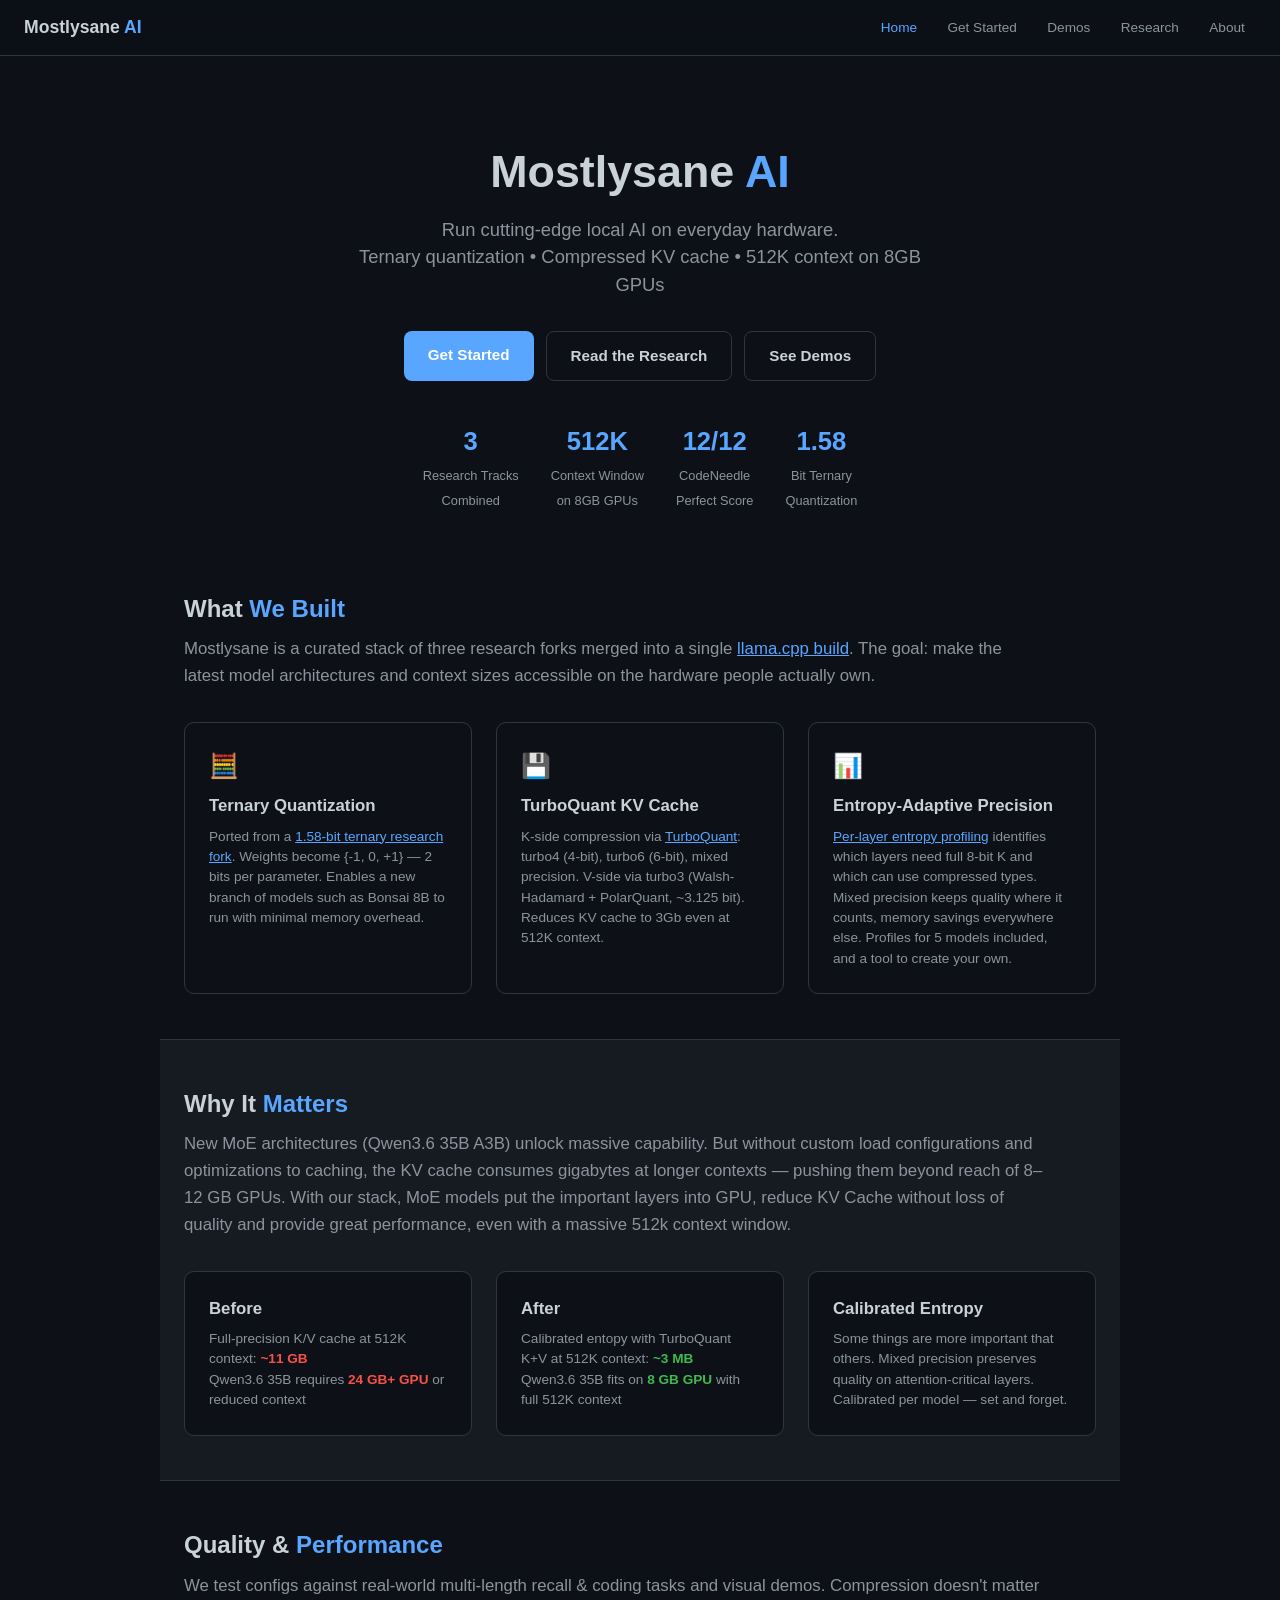
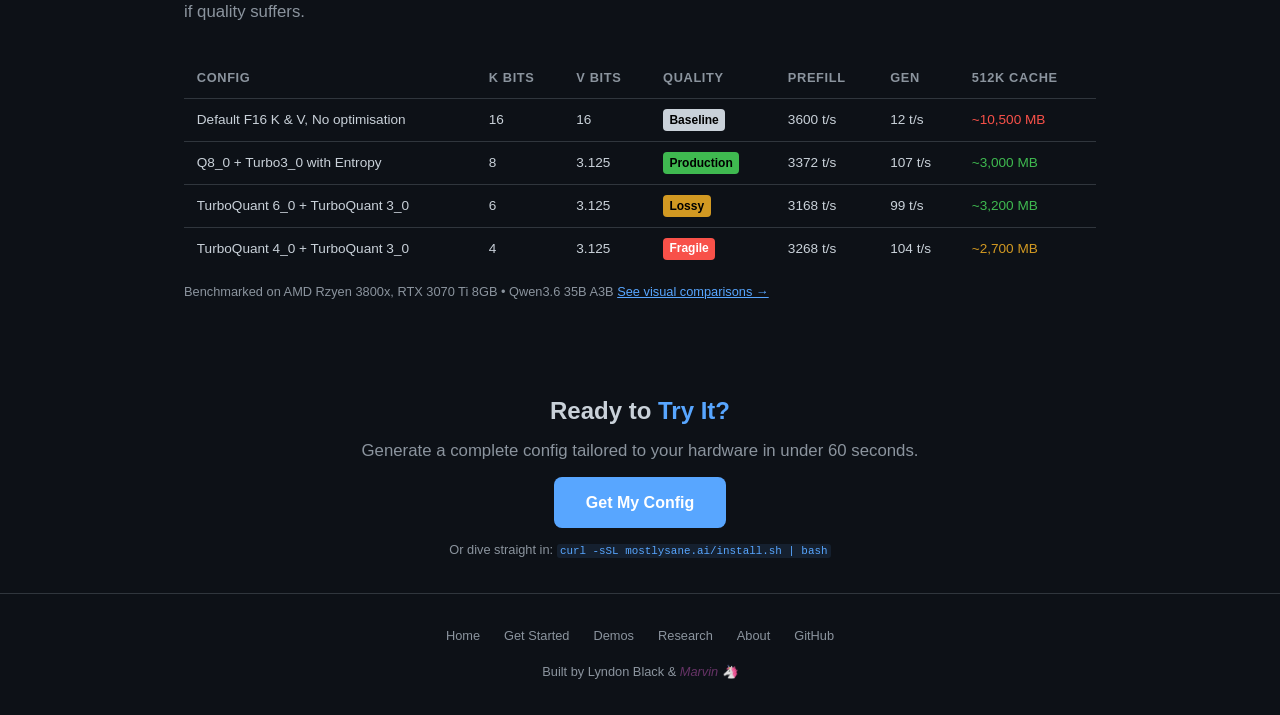
<file: index.html>
<!DOCTYPE html>
<html lang="en">
<head>
<meta charset="UTF-8">
<meta name="viewport" content="width=device-width, initial-scale=1.0">
<title>Mostlysane AI — Local AI That Actually Works</title>
<link rel="stylesheet" href="style.css">
<style>
/* ── Landing page overrides ── */
body {
  max-width: 100%;
  margin: 0;
  padding: 0;
  padding-top: 56px;
}

/* ── Nav ── */
nav {
  position: fixed; top: 0; left: 0; right: 0; z-index: 100;
  background: rgba(13,17,23,0.92); backdrop-filter: blur(8px);
  border-bottom: 1px solid var(--border);
  display: flex; align-items: center; justify-content: space-between;
  padding: 0 1.5rem; height: 56px;
}
nav .logo { font-size: 1.1rem; font-weight: 700; color: var(--text); text-decoration: none; }
nav .logo span { color: var(--accent); }
nav .links { display: flex; gap: 0.5rem; }
nav .links a {
  color: var(--text-muted); text-decoration: none; font-size: 0.85rem;
  padding: 0.4rem 0.7rem; border-radius: 6px; transition: 0.15s;
}
nav .links a:hover { color: var(--text); background: var(--card); }
nav .links a.active { color: var(--accent); }

/* ── Sections ── */
.section {
  max-width: 960px; margin: 0 auto; padding: 2.8rem 1.5rem;
}
.section.dark { background: var(--card); border-top: 1px solid var(--border); border-bottom: 1px solid var(--border); }
.section h2 { font-size: 1.5rem; margin-bottom: 0.5rem; }
.section h2 span { color: var(--accent); }
.section .lead { color: var(--text-muted); font-size: 1.05rem; margin-bottom: 2rem; max-width: 860px; }

/* ── Hero ── */
.hero {
  text-align: center; padding: 5rem 1.5rem 2rem;
}
.hero h1 { font-size: 2.8rem; margin-bottom: 0.5rem; }
.hero h1 span { color: var(--accent); }
.hero .tagline {
  font-size: 1.15rem; color: var(--text-muted); max-width: 600px; margin: 0 auto 2rem; line-height: 1.5;
}
.hero .cta-buttons { display: flex; gap: 0.75rem; justify-content: center; flex-wrap: wrap; }
.hero .cta {
  display: inline-block; padding: 0.75rem 1.5rem; border-radius: 8px;
  font-size: 0.95rem; font-weight: 600; text-decoration: none; transition: 0.15s;
}
.hero .cta.primary { background: var(--accent); color: #fff; }
.hero .cta.primary:hover { background: #4a96ef; }
.hero .cta.secondary { border: 1px solid var(--border); color: var(--text); }
.hero .cta.secondary:hover { border-color: var(--text-muted); background: var(--card); }

/* ── Badge row ── */
.badges { display: flex; justify-content: center; gap: 2rem; flex-wrap: wrap; margin-top: 2.5rem; }
.badge-item { text-align: center; }
.badge-item .num { font-size: 1.6rem; font-weight: 700; color: var(--accent); display: block; }
.badge-item .label { font-size: 0.8rem; color: var(--text-muted); }

/* ── Feature cards ── */
.feature-grid { display: grid; grid-template-columns: repeat(auto-fit, minmax(280px, 1fr)); gap: 1.5rem; margin-top: 1rem; }
.feature-card {
  background: var(--bg); border: 1px solid var(--border); border-radius: 10px; padding: 1.5rem;
}
.feature-card .icon { font-size: 1.5rem; margin-bottom: 0.5rem; }
.feature-card h3 { font-size: 1.05rem; margin-bottom: 0.4rem; }
.feature-card p { font-size: 0.85rem; color: var(--text-muted); line-height: 1.5; }
.feature-card a { color: var(--accent); }

/* ── Results table ── */
.result-table { width: 100%; border-collapse: collapse; font-size: 0.85rem; margin-top: 1rem; }
.result-table th, .result-table td {
  text-align: left; padding: 0.6rem 0.8rem; border-bottom: 1px solid var(--border);
}
.result-table th { color: var(--text-muted); font-weight: 600; font-size: 0.8rem; text-transform: uppercase; letter-spacing: 0.05em; }
.result-table td { color: var(--text); }
.result-table tr:last-child td { border-bottom: none; }
.result-table .badge { display: inline-block; padding: 0.1rem 0.4rem; border-radius: 4px; font-size: 0.75rem; font-weight: 600; }

/* ── CTA ── */
.cta-section { text-align: center; }

/* ── Footer ── */
footer {
  border-top: 1px solid var(--border); padding: 2rem 1.5rem; font-size: 0.8rem; color: var(--text-muted);
  text-align: center;
}
footer .links { display: flex; justify-content: center; gap: 1.5rem; margin-bottom: 1rem; flex-wrap: wrap; }
footer .links a { color: var(--text-muted); text-decoration: none; }
footer .links a:hover { color: var(--text); }
footer .marvin { color: #636; font-style: italic; }

/* ── Responsive ── */
@media (max-width: 640px) {
  .hero h1 { font-size: 2rem; }
  nav .links a { font-size: 0.78rem; padding: 0.3rem 0.5rem; }
  .feature-grid { grid-template-columns: 1fr; }
}
</style>
</head>
<body>

<nav>
  <a href="/" class="logo">Mostlysane <span>AI</span></a>
  <div class="links">
    <a href="/" class="active">Home</a>
    <a href="getstarted.html">Get Started</a>
    <a href="demos/">Demos</a>
    <a href="research.html">Research</a>
    <a href="about.html">About</a>
  </div>
</nav>

<section class="hero">
  <h1>Mostlysane <span>AI</span></h1>
  <p class="tagline">
    Run cutting-edge local AI on everyday hardware.<br>
    Ternary quantization &bull; Compressed KV cache &bull; 512K context on 8GB GPUs
  </p>
  <div class="cta-buttons">
    <a href="getstarted.html" class="cta primary">Get Started</a>
    <a href="research.html" class="cta secondary">Read the Research</a>
    <a href="demos/" class="cta secondary">See Demos</a>
  </div>
  <div class="badges">
    <div class="badge-item"><span class="num">3</span><span class="label">Research Tracks<br>Combined</span></div>
    <div class="badge-item"><span class="num">512K</span><span class="label">Context Window<br>on 8GB GPUs</span></div>
    <div class="badge-item"><span class="num">12/12</span><span class="label">CodeNeedle<br>Perfect Score</span></div>
    <div class="badge-item"><span class="num">1.58</span><span class="label">Bit Ternary<br>Quantization</span></div>
  </div>
</section>

<section class="section">
  <h2>What <span>We Built</span></h2>
  <p class="lead">
    Mostlysane is a curated stack of three research forks merged into a single
    <a href="https://github.com/LyndonBlack/llama.cpp-Ternary-1.58Bit-and-TurboQuant">llama.cpp build</a>.
    The goal: make the latest model architectures and context sizes accessible on the hardware people actually own.
  </p>

  <div class="feature-grid">
    <div class="feature-card">
      <div class="icon">🧮</div>
      <h3>Ternary Quantization</h3>
      <p>
        Ported from a <a href="https://huggingface.co/prism-ml">1.58-bit ternary research fork</a>.
        Weights become {-1, 0, +1} — 2 bits per parameter. Enables a new branch of models such as Bonsai 8B to run with minimal memory overhead.
      </p>
    </div>
    <div class="feature-card">
      <div class="icon">💾</div>
      <h3>TurboQuant KV Cache</h3>
      <p>
        K-side compression via <a href="https://github.com/TheTom">TurboQuant</a>: turbo4 (4-bit), turbo6 (6-bit), mixed
        precision. V-side via turbo3 (Walsh-Hadamard + PolarQuant, ~3.125 bit).
        Reduces KV cache to 3Gb even at 512K context.
      </p>
    </div>
    <div class="feature-card">
      <div class="icon">📊</div>
      <h3>Entropy-Adaptive Precision</h3>
      <p>
        <a href="https://github.com/SCJedi/entropy-adaptive-kv-cache">Per-layer entropy profiling</a> identifies which layers need full 8-bit K
        and which can use compressed types. Mixed precision keeps quality where it
        counts, memory savings everywhere else. Profiles for 5 models included, and a tool to create your own.
      </p>
    </div>
  </div>
</section>

<section class="section dark">
  <h2>Why It <span>Matters</span></h2>
  <p class="lead">
    New MoE architectures (Qwen3.6 35B A3B) unlock massive capability.
    But without custom load configurations and optimizations to caching, the KV cache consumes gigabytes at longer contexts — pushing them beyond reach of 8–12 GB GPUs. With our stack, MoE models put the important layers into GPU, reduce KV Cache without loss of quality and provide great performance, even with a massive 512k context window.
  </p>

  <div class="feature-grid">
    <div class="feature-card">
      <h3>Before</h3>
      <p>Full-precision K/V cache at 512K context: <strong style="color:var(--red)">~11 GB</strong><br>
      Qwen3.6 35B requires <strong style="color:var(--red)">24 GB+ GPU</strong> or reduced context</p>
    </div>
    <div class="feature-card">
      <h3>After</h3>
      <p>Calibrated entopy with TurboQuant K+V at 512K context: <strong style="color:var(--green)">~3 MB</strong><br>
      Qwen3.6 35B fits on <strong style="color:var(--green)">8 GB GPU</strong> with full 512K context</p>
    </div>
    <div class="feature-card">
      <h3>Calibrated Entropy</h3>
      <p>Some things are more important that others. Mixed precision preserves quality on attention-critical layers.<br>
      Calibrated per model — set and forget.</p>
    </div>
  </div>
</section>

<section class="section">
  <h2>Quality &amp; <span>Performance</span></h2>
  <p class="lead">
    We test configs against real-world multi-length recall & coding tasks and visual demos.
    Compression doesn't matter if quality suffers.
  </p>

  <table class="result-table">
    <tr>
      <th>Config</th><th>K Bits</th><th>V Bits</th><th>Quality</th><th>Prefill</th><th>Gen</th><th>512K Cache</th>
    </tr>
    <tr>
      <td>Default F16 K &amp; V, No optimisation</td>
      <td>16</td><td>16</td>
      <td><span class="badge" style="background:var(--text);color:#000">Baseline</span></td>
      <td>3600 t/s</td><td>12 t/s</td>
      <td style="color:var(--red)">~10,500 MB</td>
    </tr>
    <tr>
      <td>Q8_0 + Turbo3_0 with Entropy</td>
      <td>8</td><td>3.125</td>
      <td><span class="badge" style="background:var(--green);color:#000">Production</span></td>
      <td>3372 t/s</td><td>107 t/s</td>
      <td style="color:var(--green)">~3,000 MB</td>
    </tr>
    <tr>
      <td>TurboQuant 6_0 + TurboQuant 3_0</td>
      <td>6</td><td>3.125</td>
      <td><span class="badge" style="background:var(--orange);color:#000">Lossy</span></td>
      <td>3168 t/s</td><td>99 t/s</td>
      <td style="color:var(--green)">~3,200 MB</td>
    </tr>
    <tr>
      <td>TurboQuant 4_0 + TurboQuant 3_0</td>
      <td>4</td><td>3.125</td>
      <td><span class="badge" style="background:var(--red);color:#fff">Fragile</span></td>
      <td>3268 t/s</td><td>104 t/s</td>
      <td style="color:var(--orange)">~2,700 MB</td>
    </tr>
  </table>

  <p style="color:var(--text-muted);font-size:0.8rem;margin-top:0.75rem">
    Benchmarked on AMD Rzyen 3800x, RTX 3070 Ti 8GB &bull; Qwen3.6 35B A3B <a href="demos/" style="color:var(--accent)">See visual comparisons →</a>
  </p>
</section>

<section class="section cta-section" style="padding-bottom:2rem">
  <h2>Ready to <span>Try It?</span></h2>
  <p class="lead" style="margin:0 auto 0.75rem">
    Generate a complete config tailored to your hardware in under 60 seconds.
  </p>
  <a href="getstarted.html" style="display:inline-block;padding:0.8rem 2rem;border-radius:8px;background:var(--accent);color:#fff;text-decoration:none;font-weight:600">Get My Config</a>
  <p style="color:var(--text-muted);font-size:0.8rem;margin-top:0.75rem">
    Or dive straight in: <code style="color:var(--accent)">curl -sSL mostlysane.ai/install.sh | bash</code>
  </p>
</section>

<footer>
  <div class="links">
    <a href="/">Home</a>
    <a href="getstarted.html">Get Started</a>
    <a href="demos/">Demos</a>
    <a href="research.html">Research</a>
    <a href="about.html">About</a>
    <a href="https://github.com/LyndonBlack/MostlysaneAI">GitHub</a>
  </div>
  <p>Built by <a href="about.html" style="color:var(--text-muted);text-decoration:none">Lyndon Black</a> &amp; <span class="marvin">Marvin 🦄</span></p>
</footer>

</body>
</html>
</file>
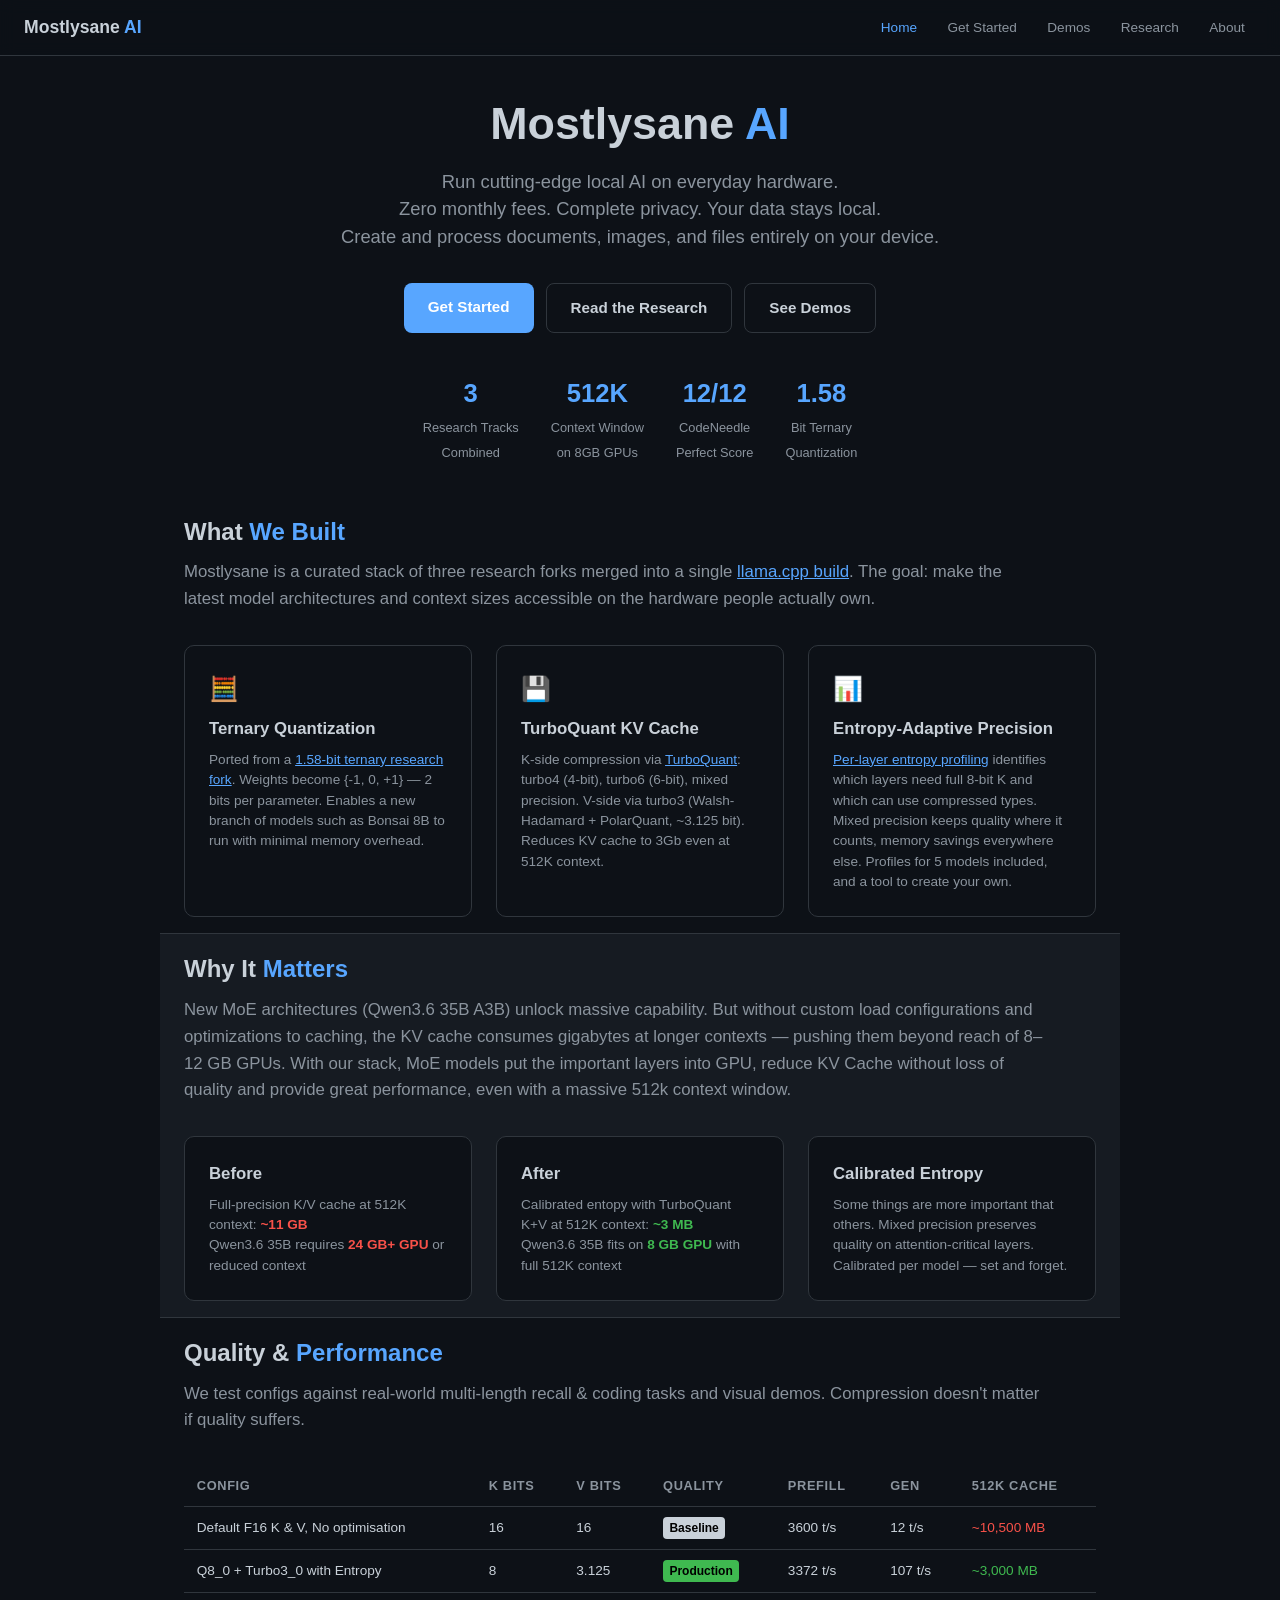
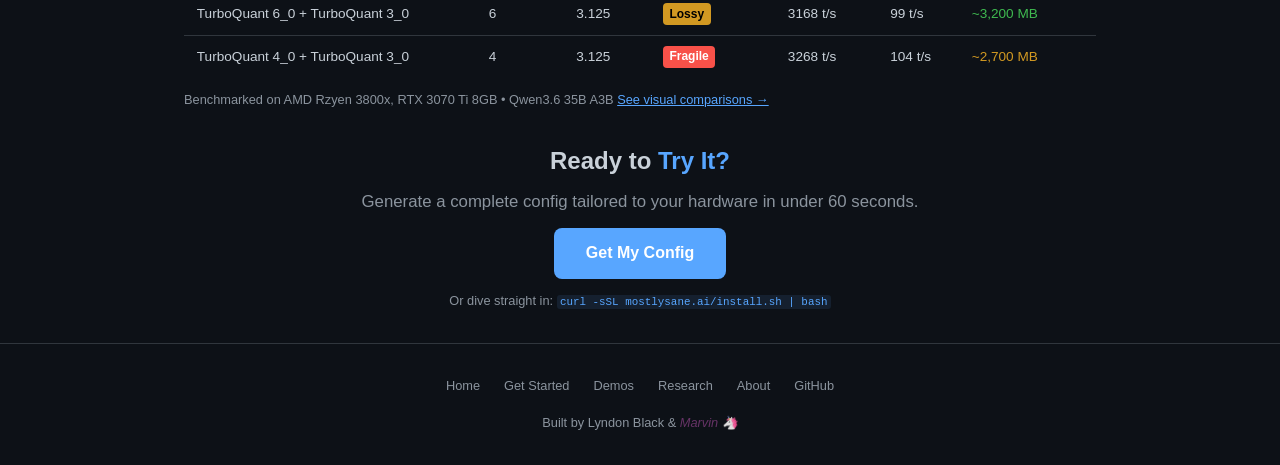
<file: web/index.html>
<!DOCTYPE html>
<html lang="en">
<head>
<meta charset="UTF-8">
<meta name="viewport" content="width=device-width, initial-scale=1.0">
<title>Mostlysane AI — Local AI That Actually Works</title>
<link rel="stylesheet" href="style.css">
<style>
/* ── Landing page overrides ── */
body {
  max-width: 100%;
  margin: 0;
  padding: 0;
  padding-top: 56px;
}

/* ── Nav ── */
nav {
  position: fixed; top: 0; left: 0; right: 0; z-index: 100;
  background: rgba(13,17,23,0.92); backdrop-filter: blur(8px);
  border-bottom: 1px solid var(--border);
  display: flex; align-items: center; justify-content: space-between;
  padding: 0 1.5rem; height: 56px;
}
nav .logo { font-size: 1.1rem; font-weight: 700; color: var(--text); text-decoration: none; }
nav .logo span { color: var(--accent); }
nav .links { display: flex; gap: 0.5rem; }
nav .links a {
  color: var(--text-muted); text-decoration: none; font-size: 0.85rem;
  padding: 0.4rem 0.7rem; border-radius: 6px; transition: 0.15s;
}
nav .links a:hover { color: var(--text); background: var(--card); }
nav .links a.active { color: var(--accent); }

/* ── Sections ── */
.section {
  max-width: 960px; margin: 0 auto; padding: 1rem 1.5rem;
}
.section.dark { background: var(--card); border-top: 1px solid var(--border); border-bottom: 1px solid var(--border); }
.section h2 { font-size: 1.5rem; margin-bottom: 0.5rem; }
.section h2 span { color: var(--accent); }
.section .lead { color: var(--text-muted); font-size: 1.05rem; margin-bottom: 2rem; max-width: 860px; }

/* ── Hero ── */
.hero {
  text-align: center; padding: 2rem 1.5rem 2rem;
}
.hero h1 { font-size: 2.8rem; margin-bottom: 0.5rem; }
.hero h1 span { color: var(--accent); }
.hero .tagline {
  font-size: 1.15rem; color: var(--text-muted); max-width: 800px; margin: 0 auto 2rem; line-height: 1.5;
}
.hero .cta-buttons { display: flex; gap: 0.75rem; justify-content: center; flex-wrap: wrap; }
.hero .cta {
  display: inline-block; padding: 0.75rem 1.5rem; border-radius: 8px;
  font-size: 0.95rem; font-weight: 600; text-decoration: none; transition: 0.15s;
}
.hero .cta.primary { background: var(--accent); color: #fff; }
.hero .cta.primary:hover { background: #4a96ef; }
.hero .cta.secondary { border: 1px solid var(--border); color: var(--text); }
.hero .cta.secondary:hover { border-color: var(--text-muted); background: var(--card); }

/* ── Badge row ── */
.badges { display: flex; justify-content: center; gap: 2rem; flex-wrap: wrap; margin-top: 2.5rem; }
.badge-item { text-align: center; }
.badge-item .num { font-size: 1.6rem; font-weight: 700; color: var(--accent); display: block; }
.badge-item .label { font-size: 0.8rem; color: var(--text-muted); }

/* ── Feature cards ── */
.feature-grid { display: grid; grid-template-columns: repeat(auto-fit, minmax(280px, 1fr)); gap: 1.5rem; margin-top: 1rem; }
.feature-card {
  background: var(--bg); border: 1px solid var(--border); border-radius: 10px; padding: 1.5rem;
}
.feature-card .icon { font-size: 1.5rem; margin-bottom: 0.5rem; }
.feature-card h3 { font-size: 1.05rem; margin-bottom: 0.4rem; }
.feature-card p { font-size: 0.85rem; color: var(--text-muted); line-height: 1.5; }
.feature-card a { color: var(--accent); }

/* ── Results table ── */
.result-table { width: 100%; border-collapse: collapse; font-size: 0.85rem; margin-top: 1rem; }
.result-table th, .result-table td {
  text-align: left; padding: 0.6rem 0.8rem; border-bottom: 1px solid var(--border);
}
.result-table th { color: var(--text-muted); font-weight: 600; font-size: 0.8rem; text-transform: uppercase; letter-spacing: 0.05em; }
.result-table td { color: var(--text); }
.result-table tr:last-child td { border-bottom: none; }
.result-table .badge { display: inline-block; padding: 0.1rem 0.4rem; border-radius: 4px; font-size: 0.75rem; font-weight: 600; }

/* ── CTA ── */
.cta-section { text-align: center; }

/* ── Footer ── */
footer {
  border-top: 1px solid var(--border); padding: 2rem 1.5rem; font-size: 0.8rem; color: var(--text-muted);
  text-align: center;
}
footer .links { display: flex; justify-content: center; gap: 1.5rem; margin-bottom: 1rem; flex-wrap: wrap; }
footer .links a { color: var(--text-muted); text-decoration: none; }
footer .links a:hover { color: var(--text); }
footer .marvin { color: #636; font-style: italic; }

/* ── Responsive ── */
@media (max-width: 640px) {
  .hero h1 { font-size: 2rem; }
  nav .links a { font-size: 0.78rem; padding: 0.3rem 0.5rem; }
  .feature-grid { grid-template-columns: 1fr; }
}
</style>
</head>
<body>

<nav>
  <a href="/" class="logo">Mostlysane <span>AI</span></a>
  <div class="links">
    <a href="/" class="active">Home</a>
    <a href="getstarted.html">Get Started</a>
    <a href="demos/">Demos</a>
    <a href="research.html">Research</a>
    <a href="about.html">About</a>
  </div>
</nav>

<section class="hero">
  <h1>Mostlysane <span>AI</span></h1>
  <p class="tagline">
    Run cutting-edge local AI on everyday hardware.<br>
    Zero monthly fees. Complete privacy. Your data stays local.<br>
    Create and process documents, images, and files entirely on your device.  
  </p>
  <div class="cta-buttons">
    <a href="getstarted.html" class="cta primary">Get Started</a>
    <a href="research.html" class="cta secondary">Read the Research</a>
    <a href="demos/" class="cta secondary">See Demos</a>
  </div>
  <div class="badges">
    <div class="badge-item"><span class="num">3</span><span class="label">Research Tracks<br>Combined</span></div>
    <div class="badge-item"><span class="num">512K</span><span class="label">Context Window<br>on 8GB GPUs</span></div>
    <div class="badge-item"><span class="num">12/12</span><span class="label">CodeNeedle<br>Perfect Score</span></div>
    <div class="badge-item"><span class="num">1.58</span><span class="label">Bit Ternary<br>Quantization</span></div>
  </div>
</section>

<section class="section">
  <h2>What <span>We Built</span></h2>
  <p class="lead">
    Mostlysane is a curated stack of three research forks merged into a single
    <a href="https://github.com/LyndonBlack/llama.cpp-Ternary-1.58Bit-and-TurboQuant">llama.cpp build</a>.
    The goal: make the latest model architectures and context sizes accessible on the hardware people actually own.
  </p>

  <div class="feature-grid">
    <div class="feature-card">
      <div class="icon">🧮</div>
      <h3>Ternary Quantization</h3>
      <p>
        Ported from a <a href="https://huggingface.co/prism-ml">1.58-bit ternary research fork</a>.
        Weights become {-1, 0, +1} — 2 bits per parameter. Enables a new branch of models such as Bonsai 8B to run with minimal memory overhead.
      </p>
    </div>
    <div class="feature-card">
      <div class="icon">💾</div>
      <h3>TurboQuant KV Cache</h3>
      <p>
        K-side compression via <a href="https://github.com/TheTom">TurboQuant</a>: turbo4 (4-bit), turbo6 (6-bit), mixed
        precision. V-side via turbo3 (Walsh-Hadamard + PolarQuant, ~3.125 bit).
        Reduces KV cache to 3Gb even at 512K context.
      </p>
    </div>
    <div class="feature-card">
      <div class="icon">📊</div>
      <h3>Entropy-Adaptive Precision</h3>
      <p>
        <a href="https://github.com/SCJedi/entropy-adaptive-kv-cache">Per-layer entropy profiling</a> identifies which layers need full 8-bit K
        and which can use compressed types. Mixed precision keeps quality where it
        counts, memory savings everywhere else. Profiles for 5 models included, and a tool to create your own.
      </p>
    </div>
  </div>
</section>

<section class="section dark">
  <h2>Why It <span>Matters</span></h2>
  <p class="lead">
    New MoE architectures (Qwen3.6 35B A3B) unlock massive capability.
    But without custom load configurations and optimizations to caching, the KV cache consumes gigabytes at longer contexts — pushing them beyond reach of 8–12 GB GPUs. With our stack, MoE models put the important layers into GPU, reduce KV Cache without loss of quality and provide great performance, even with a massive 512k context window.
  </p>

  <div class="feature-grid">
    <div class="feature-card">
      <h3>Before</h3>
      <p>Full-precision K/V cache at 512K context: <strong style="color:var(--red)">~11 GB</strong><br>
      Qwen3.6 35B requires <strong style="color:var(--red)">24 GB+ GPU</strong> or reduced context</p>
    </div>
    <div class="feature-card">
      <h3>After</h3>
      <p>Calibrated entopy with TurboQuant K+V at 512K context: <strong style="color:var(--green)">~3 MB</strong><br>
      Qwen3.6 35B fits on <strong style="color:var(--green)">8 GB GPU</strong> with full 512K context</p>
    </div>
    <div class="feature-card">
      <h3>Calibrated Entropy</h3>
      <p>Some things are more important that others. Mixed precision preserves quality on attention-critical layers.<br>
      Calibrated per model — set and forget.</p>
    </div>
  </div>
</section>

<section class="section">
  <h2>Quality &amp; <span>Performance</span></h2>
  <p class="lead">
    We test configs against real-world multi-length recall & coding tasks and visual demos.
    Compression doesn't matter if quality suffers.
  </p>

  <table class="result-table">
    <tr>
      <th>Config</th><th>K Bits</th><th>V Bits</th><th>Quality</th><th>Prefill</th><th>Gen</th><th>512K Cache</th>
    </tr>
    <tr>
      <td>Default F16 K &amp; V, No optimisation</td>
      <td>16</td><td>16</td>
      <td><span class="badge" style="background:var(--text);color:#000">Baseline</span></td>
      <td>3600 t/s</td><td>12 t/s</td>
      <td style="color:var(--red)">~10,500 MB</td>
    </tr>
    <tr>
      <td>Q8_0 + Turbo3_0 with Entropy</td>
      <td>8</td><td>3.125</td>
      <td><span class="badge" style="background:var(--green);color:#000">Production</span></td>
      <td>3372 t/s</td><td>107 t/s</td>
      <td style="color:var(--green)">~3,000 MB</td>
    </tr>
    <tr>
      <td>TurboQuant 6_0 + TurboQuant 3_0</td>
      <td>6</td><td>3.125</td>
      <td><span class="badge" style="background:var(--orange);color:#000">Lossy</span></td>
      <td>3168 t/s</td><td>99 t/s</td>
      <td style="color:var(--green)">~3,200 MB</td>
    </tr>
    <tr>
      <td>TurboQuant 4_0 + TurboQuant 3_0</td>
      <td>4</td><td>3.125</td>
      <td><span class="badge" style="background:var(--red);color:#fff">Fragile</span></td>
      <td>3268 t/s</td><td>104 t/s</td>
      <td style="color:var(--orange)">~2,700 MB</td>
    </tr>
  </table>

  <p style="color:var(--text-muted);font-size:0.8rem;margin-top:0.75rem">
    Benchmarked on AMD Rzyen 3800x, RTX 3070 Ti 8GB &bull; Qwen3.6 35B A3B <a href="demos/" style="color:var(--accent)">See visual comparisons →</a>
  </p>
</section>

<section class="section cta-section" style="padding-bottom:2rem">
  <h2>Ready to <span>Try It?</span></h2>
  <p class="lead" style="margin:0 auto 0.75rem">
    Generate a complete config tailored to your hardware in under 60 seconds.
  </p>
  <a href="getstarted.html" style="display:inline-block;padding:0.8rem 2rem;border-radius:8px;background:var(--accent);color:#fff;text-decoration:none;font-weight:600">Get My Config</a>
  <p style="color:var(--text-muted);font-size:0.8rem;margin-top:0.75rem">
    Or dive straight in: <code style="color:var(--accent)">curl -sSL mostlysane.ai/install.sh | bash</code>
  </p>
</section>

<footer>
  <div class="links">
    <a href="/">Home</a>
    <a href="getstarted.html">Get Started</a>
    <a href="demos/">Demos</a>
    <a href="research.html">Research</a>
    <a href="about.html">About</a>
    <a href="https://github.com/LyndonBlack/MostlysaneAI">GitHub</a>
  </div>
  <p>Built by <a href="about.html" style="color:var(--text-muted);text-decoration:none">Lyndon Black</a> &amp; <span class="marvin">Marvin 🦄</span></p>
</footer>

</body>
</html>
</file>
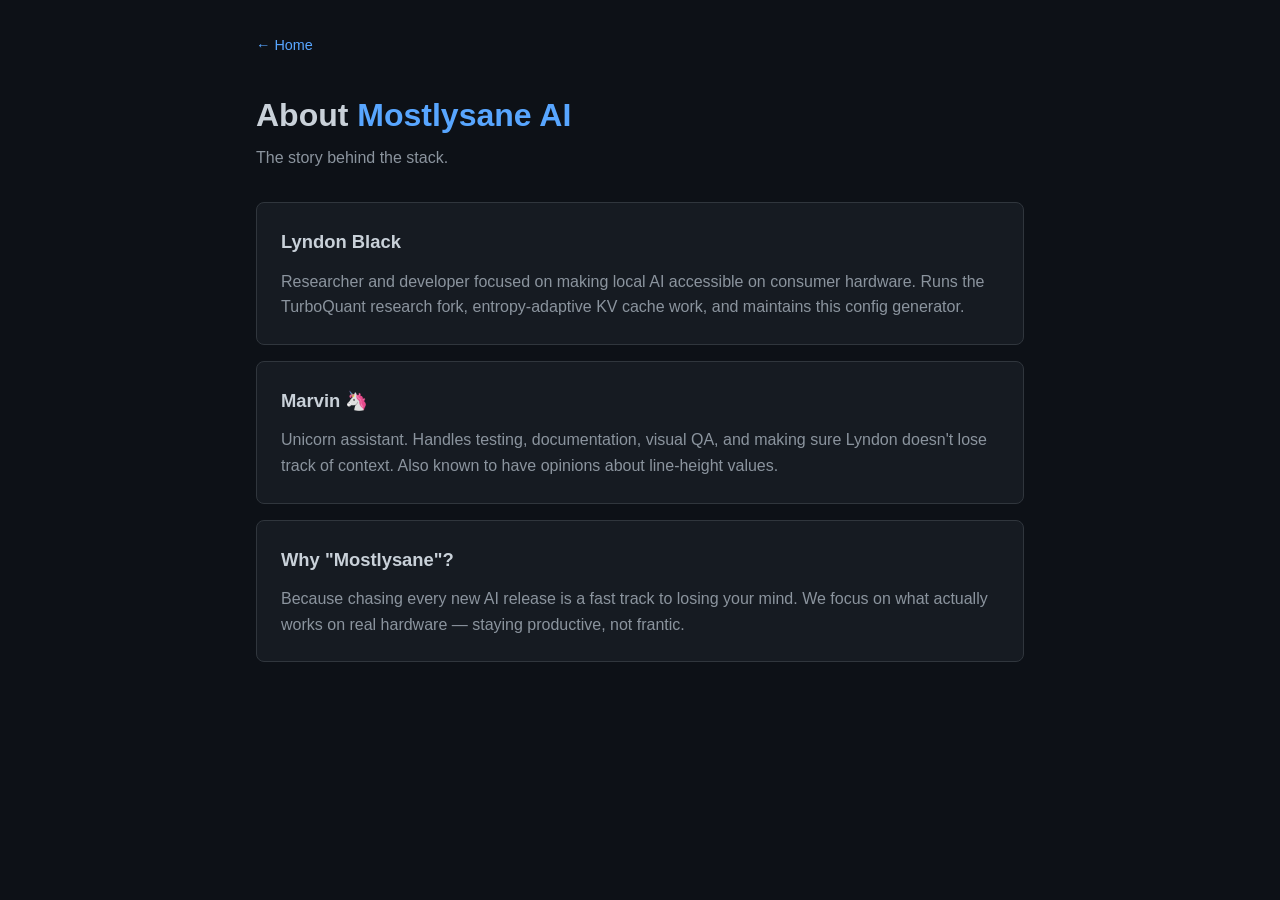
<file: about.html>
<!DOCTYPE html>
<html lang="en">
<head>
<meta charset="UTF-8">
<meta name="viewport" content="width=device-width,initial-scale=1.0">
<title>About — Mostlysane AI</title>
<link rel="stylesheet" href="style.css">
<style>body{padding:2rem 1rem;max-width:800px;margin:0 auto}nav{margin-bottom:2rem}nav a{color:var(--accent);text-decoration:none;font-size:0.9rem}</style>
</head>
<body>
<nav><a href="/">← Home</a></nav>
<h1>About <span>Mostlysane AI</span></h1>
<p class="subtitle">The story behind the stack.</p>

<div class="card">
<h2>Lyndon Black</h2>
<p style="color:var(--text-muted)">
  Researcher and developer focused on making local AI accessible on consumer hardware.
  Runs the TurboQuant research fork, entropy-adaptive KV cache work, and maintains
  this config generator.
</p>
</div>

<div class="card" style="margin-top:1rem">
<h2>Marvin <span style="color:#636">🦄</span></h2>
<p style="color:var(--text-muted)">
  Unicorn assistant. Handles testing, documentation, visual QA, and making sure
  Lyndon doesn't lose track of context. Also known to have opinions about
  line-height values.
</p>
</div>

<div class="card" style="margin-top:1rem">
<h2>Why "Mostlysane"?</h2>
<p style="color:var(--text-muted)">
  Because chasing every new AI release is a fast track to losing your mind.
  We focus on what actually works on real hardware — staying productive, not frantic.
</p>
</div>
</body>
</html>
</file>
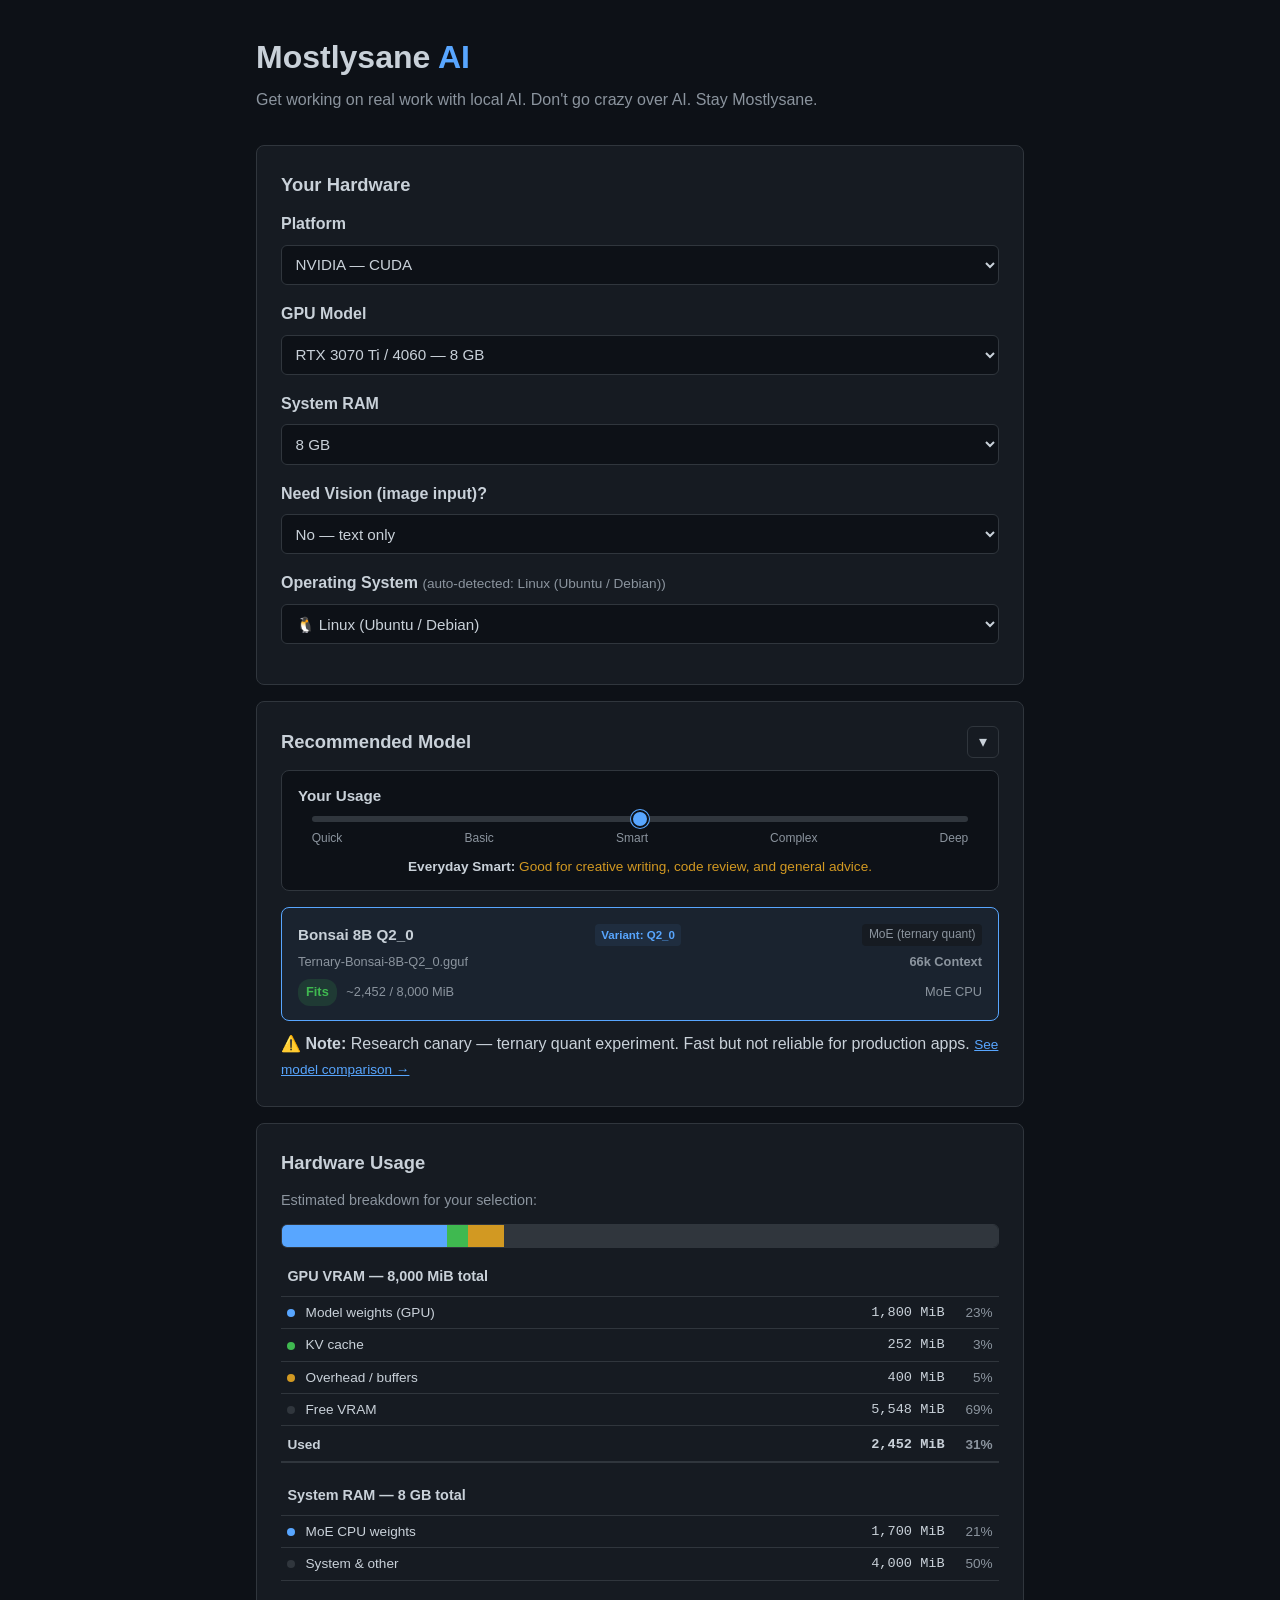
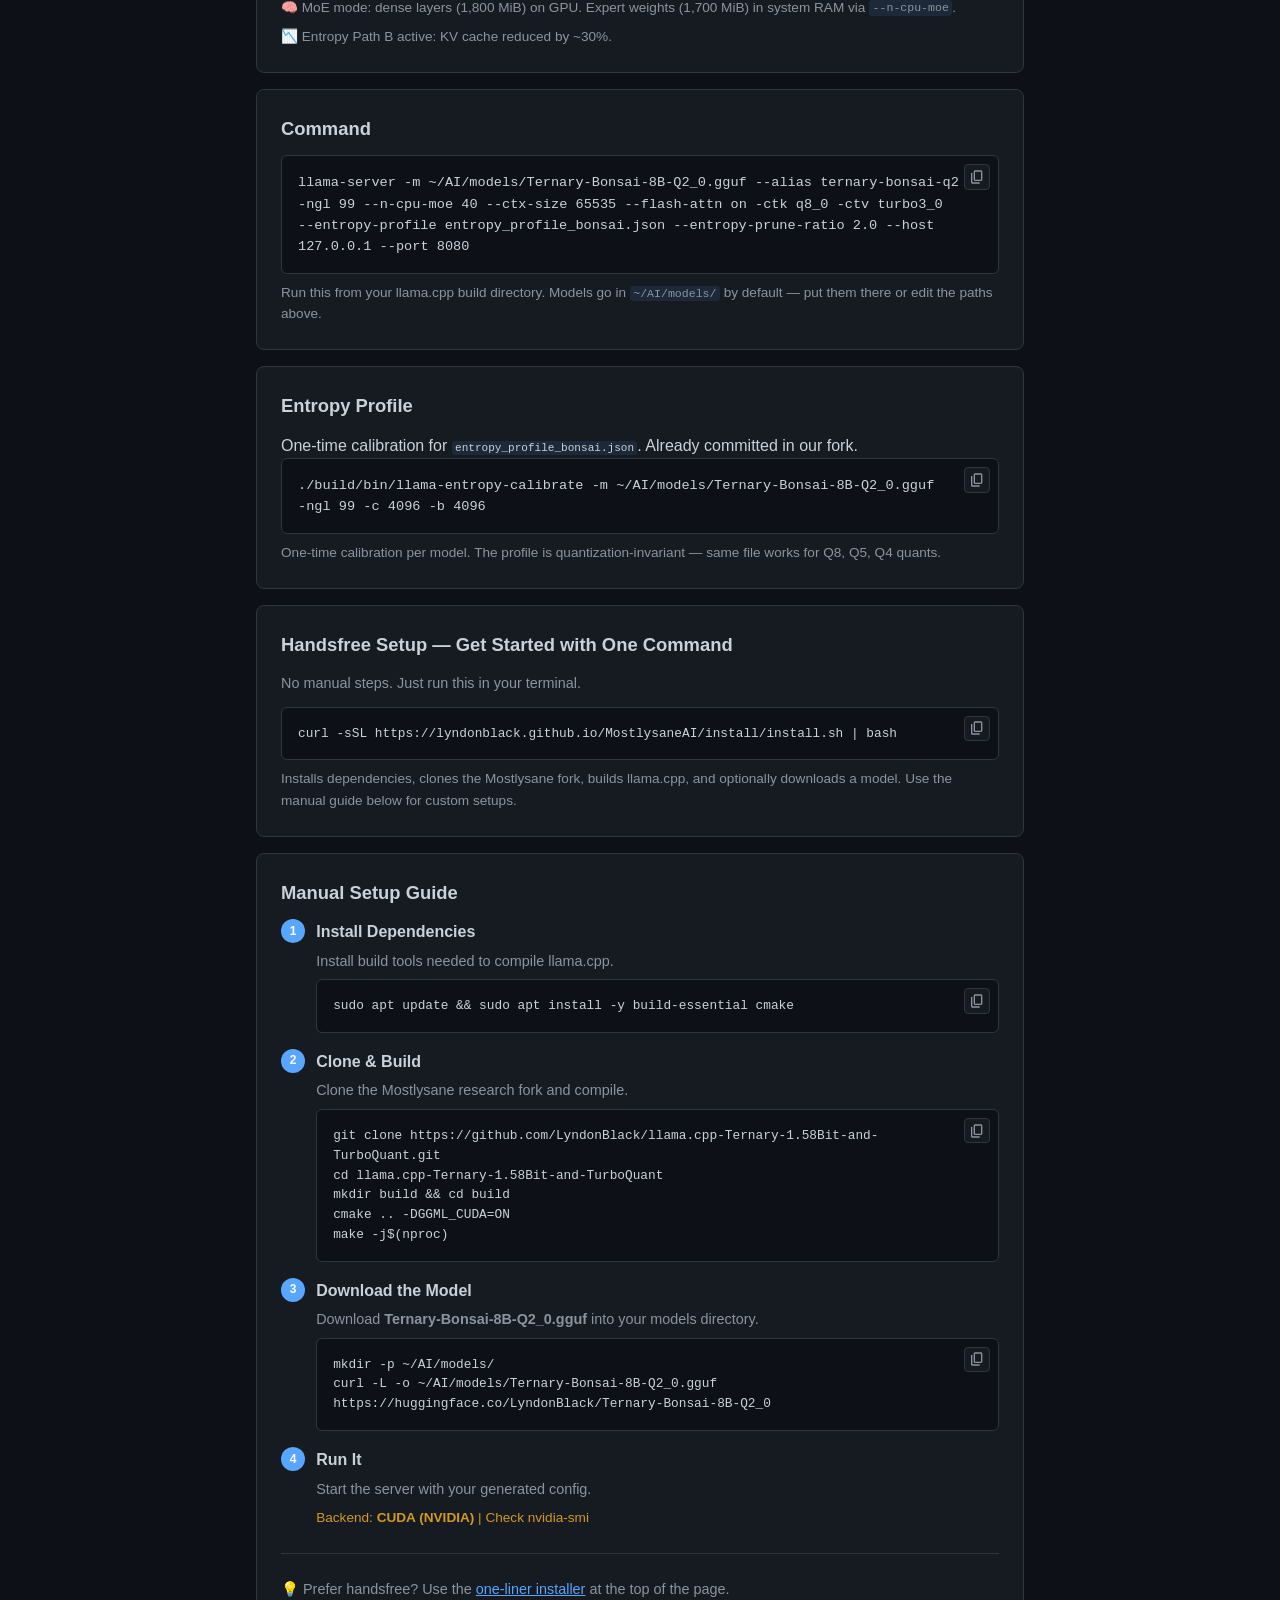
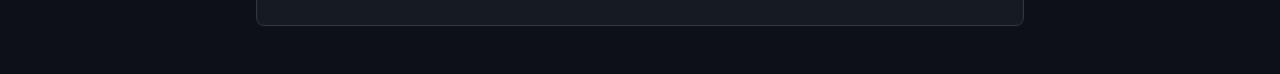
<file: getstarted.html>
<!DOCTYPE html>
<html lang="en">
<head>
<meta charset="UTF-8">
<meta name="viewport" content="width=device-width, initial-scale=1.0">
<title>Mostlysane — Local AI Config Generator</title>
<link rel="stylesheet" href="style.css">
</head>
<body>
<h1>Mostlysane <span>AI</span></h1>
<p class="subtitle">Get working on real work with local AI. Don't go crazy over AI. Stay Mostlysane.</p>

<div id="loading" class="loading">
  <p>Loading models…</p>
</div>
<div id="error" class="card hidden">
  <p>Failed to load model database. Make sure the page is served from a local server (not <code>file://</code>).</p>
</div>

<div class="card">
  <h2>Your Hardware</h2>

  <label for="platform">Platform <span id="platform-detected" style="font-weight:normal;color:#8b949e;font-size:0.85rem"></span></label>
  <select id="platform" onchange="onPlatformChange()">
    <option value="nvidia">NVIDIA — CUDA</option>
    <option value="apple">Apple — Metal</option>
    <option value="amd">AMD — ROCm</option>
    <option value="intel">Intel Arc — IPEX-LLM</option>
    <option value="apu">Integrated / CPU only</option>
  </select>

  <label for="gpu">GPU Model</label>
  <select id="gpu" onchange="onGpuChange()"></select>

  <label for="ram">System RAM</label>
  <select id="ram" onchange="updateConfig()">
    <option value="8">8 GB</option>
    <option value="16">16 GB</option>
    <option value="32">32 GB</option>
    <option value="48">48 GB</option>
    <option value="64">64 GB</option>
    <option value="128">128 GB+</option>
  </select>

  <label for="vision">Need Vision (image input)?</label>
  <select id="vision" onchange="updateConfig()">
    <option value="0">No — text only</option>
    <option value="1">Yes — I need vision support</option>
  </select>

  <label for="os">Operating System <span id="os-detected" style="font-weight:normal;color:#8b949e;font-size:0.85rem"></span></label>
  <select id="os" onchange="updateConfig()">
    <option value="linux-ubuntu">🐧 Linux (Ubuntu / Debian)</option>
    <option value="linux-fedora">🐧 Linux (Fedora / RHEL)</option>
    <option value="linux-arch">🐧 Linux (Arch)</option>
    <option value="macos">🍎 macOS</option>
    <option value="windows">🪟 Windows</option>
  </select>
</div>

<div id="recommendation" class="hidden">
  <div class="card" id="model-card">
    <div class="card-header">
      <h2>Recommended Model</h2>
      <button class="card-header-btn" id="model-dropdown-btn" onclick="toggleModelPanel()" title="Switch model">
        <span class="chevron" id="model-chevron">▾</span>
      </button>
    </div>
    <div class="usage-tier-section">
      <label for="usage-tier">Your Usage</label>
      <input type="range" id="usage-tier" min="1" max="5" value="3" oninput="onUsageTierChange()" step="1">
      <div class="usage-tier-labels">
        <span>Quick</span>
        <span>Basic</span>
        <span> Smart</span>
        <span>Complex</span>
        <span>Deep</span>
      </div>
      <p id="usage-tier-desc" class="usage-tier-desc">Good for creative writing, code review, and general advice.</p>
    </div>
    <div id="model-selector"></div>
    <div id="model-panel" class="selector-panel hidden"></div>
    <div id="notes"></div>
  </div>

  <div id="memory-card" class="card hidden">
    <h2>Hardware Usage</h2>
    <p style="color:#8b949e;font-size:0.9rem;margin-bottom:0.75rem">
      Estimated breakdown for your selection:
    </p>
    <div id="memory-usage"></div>
  </div>

  <div class="card">
    <h2>Command</h2>
    <div class="command-block" id="command"></div>
    <p style="margin-top:0.5rem;color:#8b949e;font-size:0.85rem">
      Run this from your llama.cpp build directory. Models go in <code id="model-path-note">~/AI/models/</code>
      by default — put them there or edit the paths above.
    </p>
  </div>

  <div class="card" id="entropy-card">
    <h2>Entropy Profile</h2>
    <p id="entropy-note"></p>
    <div class="command-block" id="entropy-command"></div>
    <p style="margin-top:0.5rem;color:#8b949e;font-size:0.85rem">
      One-time calibration per model. The profile is quantization-invariant — same file works for Q8, Q5, Q4 quants.
    </p>
  </div>

  <div class="card" id="quickstart-card">
    <h2>Handsfree Setup — Get Started with One Command</h2>
    <p style="color:#8b949e;font-size:0.9rem;margin-bottom:0.75rem">
      No manual steps. Just run this in your terminal.
    </p>
    <div class="command-block small" id="one-liner-cmd" style="margin-bottom:0.5rem"></div>
    <div class="command-block small" id="one-liner-win" style="margin-bottom:0.5rem"></div>
    <p style="color:var(--text-muted);font-size:0.85rem">
      Installs dependencies, clones the Mostlysane fork, builds llama.cpp, and
      optionally downloads a model. Use the manual guide below for custom setups.
    </p>
  </div>

  <div class="card" id="setup-card">
    <h2>Manual Setup Guide</h2>
    <div id="setup-steps"></div>
  </div>
</div>

<!-- Comparison modal -->
<div id="compare-modal" class="modal-overlay hidden" onclick="closeCompare()">
  <div class="modal-box" onclick="event.stopPropagation()">
    <div class="modal-header">
      <h2>Model Quality Comparison</h2>
      <button class="modal-close" onclick="closeCompare()">&times;</button>
    </div>
    <iframe class="modal-frame" src="" id="compare-frame"></iframe>
  </div>
</div>

<script src="app.js"></script>
</body>
</html>
</file>
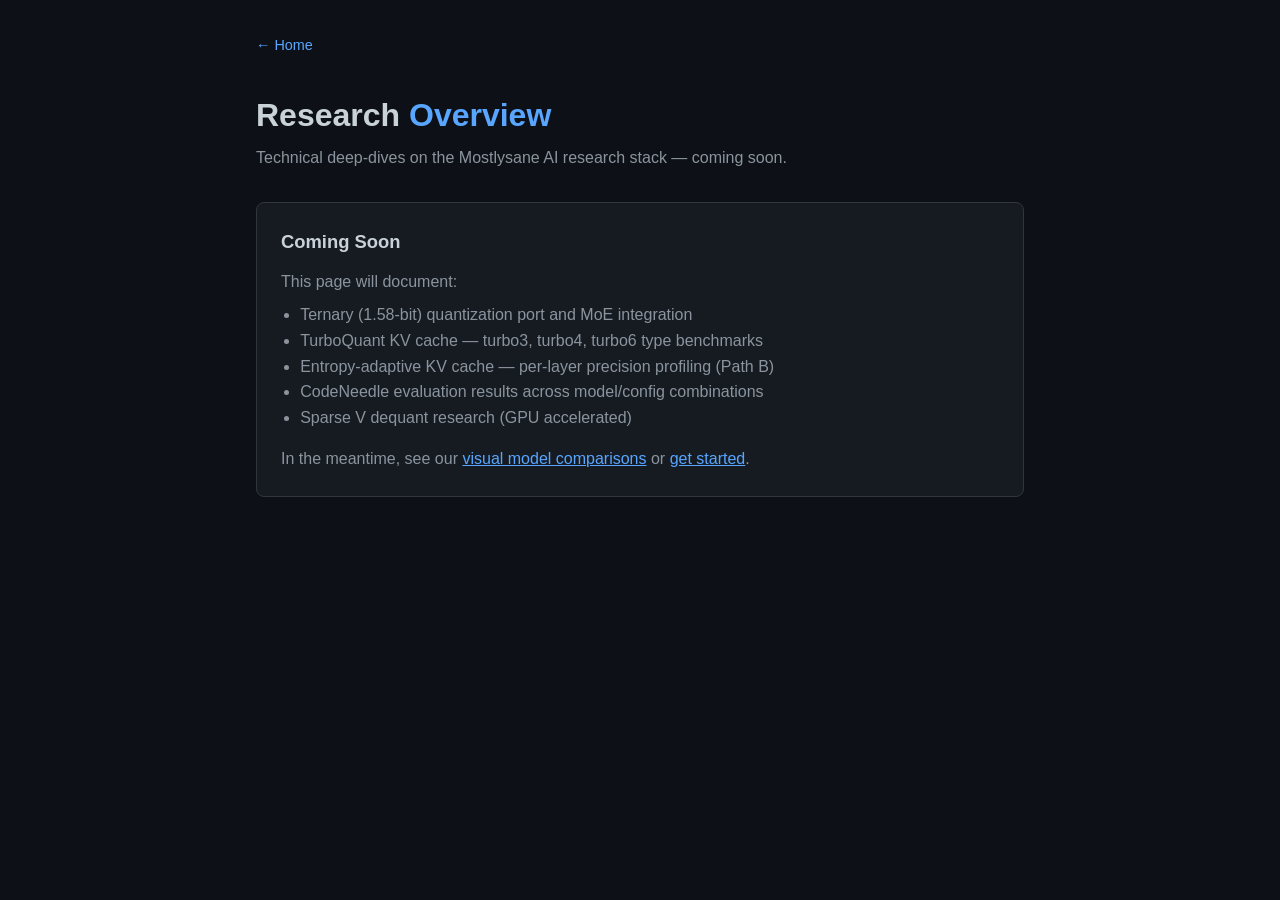
<file: research.html>
<!DOCTYPE html>
<html lang="en">
<head>
<meta charset="UTF-8">
<meta name="viewport" content="width=device-width,initial-scale=1.0">
<title>Research — Mostlysane AI</title>
<link rel="stylesheet" href="style.css">
<style>body{padding:2rem 1rem;max-width:800px;margin:0 auto}nav{margin-bottom:2rem}nav a{color:var(--accent);text-decoration:none;font-size:0.9rem}</style>
</head>
<body>
<nav><a href="/">← Home</a></nav>
<h1>Research <span>Overview</span></h1>
<p class="subtitle">Technical deep-dives on the Mostlysane AI research stack — coming soon.</p>
<div class="card">
<h2>Coming Soon</h2>
<p style="color:var(--text-muted)">This page will document:</p>
<ul style="color:var(--text-muted);margin-top:0.5rem;padding-left:1.2rem">
<li>Ternary (1.58-bit) quantization port and MoE integration</li>
<li>TurboQuant KV cache — turbo3, turbo4, turbo6 type benchmarks</li>
<li>Entropy-adaptive KV cache — per-layer precision profiling (Path B)</li>
<li>CodeNeedle evaluation results across model/config combinations</li>
<li>Sparse V dequant research (GPU accelerated)</li>
</ul>
<p style="color:var(--text-muted);margin-top:1rem">In the meantime, see our <a href="demos/" style="color:var(--accent)">visual model comparisons</a> or <a href="getstarted.html" style="color:var(--accent)">get started</a>.</p>
</div>
</body>
</html>
</file>
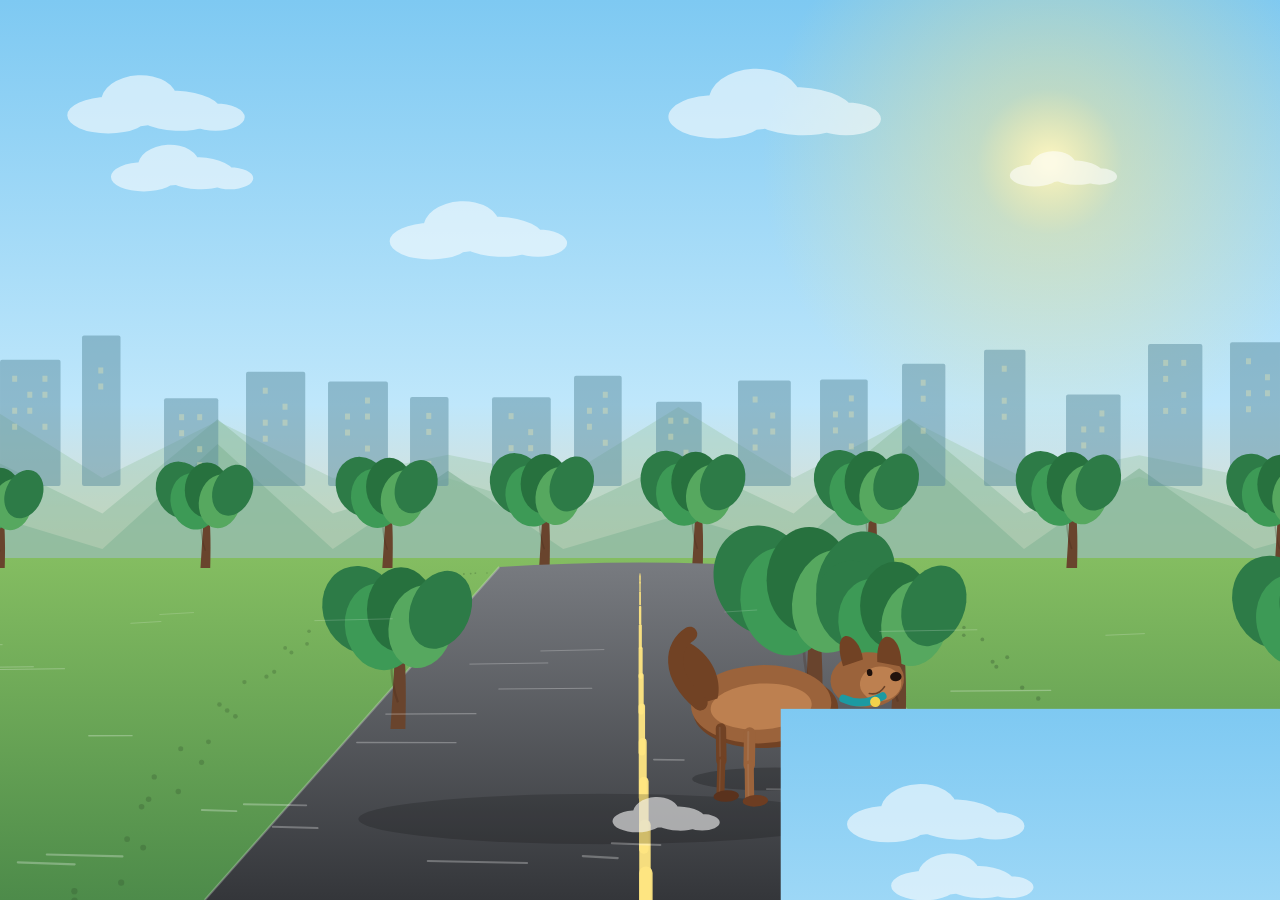
<file: demos/ChatGPT5-5_walking_dog_animation_test.html>
<!DOCTYPE html>
<html lang="en">
<head>
<meta charset="UTF-8" />
<meta name="viewport" content="width=device-width, initial-scale=1.0" />
<title></title>
<style>
  * {
    box-sizing: border-box;
    margin: 0;
    padding: 0;
  }

  html,
  body {
    width: 100%;
    height: 100%;
    overflow: hidden;
    background: #78bde7;
  }

  canvas {
    position: fixed;
    inset: 0;
    width: 100vw;
    height: 100vh;
    display: block;
  }
</style>
</head>
<body>
<canvas id="scene"></canvas>

<script>
(() => {
  "use strict";

  const canvas = document.getElementById("scene");
  const ctx = canvas.getContext("2d", { alpha: false });

  let W = 1;
  let H = 1;
  let DPR = 1;
  let last = performance.now();
  let time = 0;

  const TAU = Math.PI * 2;

  const lerp = (a, b, t) => a + (b - a) * t;
  const clamp = (v, a, b) => Math.max(a, Math.min(b, v));
  const sin = Math.sin;
  const cos = Math.cos;

  function resize() {
    DPR = Math.min(2, window.devicePixelRatio || 1);
    W = Math.max(1, innerWidth);
    H = Math.max(1, innerHeight);
    canvas.width = Math.floor(W * DPR);
    canvas.height = Math.floor(H * DPR);
    canvas.style.width = W + "px";
    canvas.style.height = H + "px";
    ctx.setTransform(DPR, 0, 0, DPR, 0, 0);
  }

  window.addEventListener("resize", resize, { passive: true });
  resize();

  function roundedRect(x, y, w, h, r) {
    r = Math.min(r, Math.abs(w) * 0.5, Math.abs(h) * 0.5);
    ctx.beginPath();
    ctx.moveTo(x + r, y);
    ctx.arcTo(x + w, y, x + w, y + h, r);
    ctx.arcTo(x + w, y + h, x, y + h, r);
    ctx.arcTo(x, y + h, x, y, r);
    ctx.arcTo(x, y, x + w, y, r);
    ctx.closePath();
  }

  function ellipsePath(x, y, rx, ry, rot = 0) {
    ctx.beginPath();
    ctx.ellipse(x, y, rx, ry, rot, 0, TAU);
    ctx.closePath();
  }

  function lineStroke(points, width, color, cap = "round", join = "round") {
    ctx.lineWidth = width;
    ctx.strokeStyle = color;
    ctx.lineCap = cap;
    ctx.lineJoin = join;
    ctx.beginPath();
    ctx.moveTo(points[0].x, points[0].y);
    for (let i = 1; i < points.length; i++) ctx.lineTo(points[i].x, points[i].y);
    ctx.stroke();
  }

  function drawGradientSky() {
    const g = ctx.createLinearGradient(0, 0, 0, H);
    g.addColorStop(0, "#7ec9f2");
    g.addColorStop(0.45, "#bfe7fb");
    g.addColorStop(0.72, "#f5d6a4");
    g.addColorStop(1, "#8cc26e");
    ctx.fillStyle = g;
    ctx.fillRect(0, 0, W, H);

    const sunX = W * 0.82;
    const sunY = H * 0.18;
    const rg = ctx.createRadialGradient(sunX, sunY, 5, sunX, sunY, H * 0.32);
    rg.addColorStop(0, "rgba(255,246,190,0.95)");
    rg.addColorStop(0.24, "rgba(255,230,135,0.42)");
    rg.addColorStop(1, "rgba(255,230,135,0)");
    ctx.fillStyle = rg;
    ctx.fillRect(0, 0, W, H);
  }

  function drawCloud(cx, cy, s, alpha) {
    ctx.save();
    ctx.globalAlpha = alpha;
    ctx.fillStyle = "#ffffff";
    ctx.beginPath();
    ctx.ellipse(cx - 42 * s, cy + 8 * s, 45 * s, 20 * s, 0, 0, TAU);
    ctx.ellipse(cx - 8 * s, cy - 8 * s, 42 * s, 28 * s, -0.05, 0, TAU);
    ctx.ellipse(cx + 33 * s, cy + 3 * s, 50 * s, 22 * s, 0.04, 0, TAU);
    ctx.ellipse(cx + 76 * s, cy + 10 * s, 32 * s, 15 * s, 0, 0, TAU);
    ctx.fill();
    ctx.restore();
  }

  function drawMountains(t) {
    const horizon = H * 0.58;

    for (let layer = 0; layer < 3; layer++) {
      const depth = layer + 1;
      const speed = 8 / depth;
      const offset = (t * speed) % (W * 0.7);
      const base = horizon - layer * H * 0.035;
      const amp = H * (0.12 - layer * 0.018);
      ctx.beginPath();
      ctx.moveTo(-W, base + amp);
      for (let x = -W - offset; x < W * 2; x += W * 0.18) {
        const peakX = x + W * 0.09;
        const peakY = base - amp * (0.42 + 0.38 * sin(x * 0.009 + layer));
        ctx.lineTo(peakX, peakY);
        ctx.lineTo(x + W * 0.18, base + amp * 0.25);
      }
      ctx.lineTo(W * 2, H);
      ctx.lineTo(-W, H);
      ctx.closePath();
      ctx.fillStyle = layer === 0 ? "#6aa184" : layer === 1 ? "#7eb292" : "#98c4a7";
      ctx.globalAlpha = layer === 0 ? 0.55 : layer === 1 ? 0.45 : 0.38;
      ctx.fill();
      ctx.globalAlpha = 1;
    }
  }

  function drawCity(t) {
    const base = H * 0.54;
    const speed = 18;
    const blockW = 82;
    const offset = (t * speed) % blockW;

    ctx.save();
    ctx.globalAlpha = 0.5;
    for (let x = -blockW - offset; x < W + blockW; x += blockW) {
      const h = H * (0.09 + 0.08 * ((Math.abs(Math.sin(x * 12.9898)) * 43758.5453) % 1));
      const w = blockW * (0.45 + 0.3 * ((Math.abs(Math.sin(x * 4.11)) * 999) % 1));
      ctx.fillStyle = "#5c8da0";
      roundedRect(x, base - h, w, h, 2);
      ctx.fill();

      ctx.fillStyle = "rgba(255,240,170,0.6)";
      const cols = Math.max(2, Math.floor(w / 15));
      for (let i = 1; i < cols; i++) {
        for (let j = 1; j < 5; j++) {
          const wx = x + i * (w / cols) - 3;
          const wy = base - h + j * 16;
          if (wy < base - 9 && (i + j + Math.floor(x)) % 3 !== 0) {
            ctx.fillRect(wx, wy, 5, 6);
          }
        }
      }
    }
    ctx.restore();
  }

  function drawTree(x, ground, s, sway) {
    ctx.save();
    ctx.translate(x, ground);

    ctx.fillStyle = "#69442d";
    ctx.beginPath();
    ctx.moveTo(-7 * s, 0);
    ctx.bezierCurveTo(-4 * s, -42 * s, -3 * s, -76 * s, sway * 5 * s, -112 * s);
    ctx.bezierCurveTo(8 * s, -76 * s, 8 * s, -38 * s, 7 * s, 0);
    ctx.closePath();
    ctx.fill();

    ctx.strokeStyle = "rgba(60,35,22,0.25)";
    ctx.lineWidth = 2 * s;
    ctx.beginPath();
    ctx.moveTo(0, -25 * s);
    ctx.quadraticCurveTo(-12 * s, -58 * s, -2 * s + sway * 6 * s, -103 * s);
    ctx.stroke();

    const greens = ["#2d7b47", "#3d9a56", "#27713e", "#56a85f"];
    for (let i = 0; i < 5; i++) {
      ctx.fillStyle = greens[i % greens.length];
      ctx.beginPath();
      const ox = (i - 2) * 18 * s + sway * (10 + i * 3) * s;
      const oy = -112 * s + (i % 2) * 16 * s;
      ctx.ellipse(ox, oy, (36 - i * 2) * s, (42 - i) * s, 0.2 * (i - 2), 0, TAU);
      ctx.fill();
    }

    ctx.restore();
  }

  function drawEnvironment(t) {
    drawGradientSky();

    for (let i = 0; i < 7; i++) {
      const s = 0.55 + (i % 4) * 0.18;
      const x = ((i * W * 0.23 - t * (12 + i * 3)) % (W + 220)) - 120;
      const y = H * (0.12 + (i % 3) * 0.07);
      drawCloud(x, y, s, 0.58);
    }

    drawMountains(t);
    drawCity(t);

    const grassY = H * 0.62;
    const grassG = ctx.createLinearGradient(0, grassY, 0, H);
    grassG.addColorStop(0, "#84bd61");
    grassG.addColorStop(1, "#4d8b4a");
    ctx.fillStyle = grassG;
    ctx.fillRect(0, grassY, W, H - grassY);

    const treeSpacing = 180;
    const treeOffsetFar = (t * 62) % treeSpacing;
    for (let x = -treeSpacing - treeOffsetFar; x < W + treeSpacing; x += treeSpacing) {
      const idx = Math.floor((x + treeOffsetFar) / treeSpacing);
      const s = 0.55 + 0.22 * ((Math.sin(idx * 19.17) + 1) / 2);
      drawTree(x + 30 * sin(idx), grassY + 10, s, sin(t * 1.2 + idx) * 0.18);
    }

    const roadTop = H * 0.63;
    const roadBot = H;
    ctx.beginPath();
    ctx.moveTo(W * 0.16, roadBot);
    ctx.lineTo(W * 0.39, roadTop);
    ctx.quadraticCurveTo(W * 0.5, roadTop - 9, W * 0.61, roadTop);
    ctx.lineTo(W * 0.84, roadBot);
    ctx.closePath();

    const roadG = ctx.createLinearGradient(0, roadTop, 0, roadBot);
    roadG.addColorStop(0, "#777a7f");
    roadG.addColorStop(1, "#34363a");
    ctx.fillStyle = roadG;
    ctx.fill();

    ctx.strokeStyle = "rgba(255,255,255,0.25)";
    ctx.lineWidth = 2;
    ctx.beginPath();
    ctx.moveTo(W * 0.39, roadTop);
    ctx.lineTo(W * 0.16, roadBot);
    ctx.moveTo(W * 0.61, roadTop);
    ctx.lineTo(W * 0.84, roadBot);
    ctx.stroke();

    const laneSpeed = 360;
    const stripeCount = 13;
    for (let i = 0; i < stripeCount; i++) {
      let p = ((i / stripeCount + (t * laneSpeed * 0.00055)) % 1);
      p = p * p;
      const y = lerp(roadTop + 10, roadBot + 80, p);
      const scale = lerp(0.12, 1.95, p);
      const cx = W * 0.5 + sin(t * 0.8 + p * 2) * 7 * p;
      ctx.save();
      ctx.translate(cx, y);
      ctx.scale(scale, scale);
      roundedRect(-4, -32, 8, 64, 4);
      ctx.fillStyle = "rgba(255,230,130,0.95)";
      ctx.fill();
      ctx.restore();
    }

    const pebbleOffset = (t * 560) % 80;
    for (let i = 0; i < 70; i++) {
      const seed = i * 123.456;
      const side = sin(seed) > 0 ? 1 : -1;
      const p = ((i * 0.137 + t * 0.72) % 1);
      const y = lerp(roadTop + 6, H + 20, p * p);
      const edge = side > 0 ? lerp(W * 0.62, W * 0.94, p) : lerp(W * 0.38, W * 0.06, p);
      const x = edge + sin(seed * 2.1) * 24 * p;
      const r = lerp(0.8, 3.2, p);
      ctx.fillStyle = side > 0 ? "rgba(40,65,38,0.28)" : "rgba(42,70,40,0.25)";
      ctx.beginPath();
      ctx.arc(x, y + pebbleOffset * 0.01, r, 0, TAU);
      ctx.fill();
    }

    const nearTreeSpacing = 250;
    const nearOffset = (t * 165) % nearTreeSpacing;
    for (let x = -nearTreeSpacing - nearOffset; x < W + nearTreeSpacing; x += nearTreeSpacing) {
      const idx = Math.floor((x + nearOffset) / nearTreeSpacing);
      const side = idx % 2 ? 1 : -1;
      const px = side > 0 ? x + W * 0.83 : x - W * 0.08;
      const s = 1.05 + 0.36 * ((sin(idx * 5.7) + 1) / 2);
      drawTree(px, H * 0.81, s, sin(t * 1.8 + idx) * 0.2);
    }

    ctx.fillStyle = "rgba(0,0,0,0.18)";
    ctx.beginPath();
    ctx.ellipse(W * 0.47, H * 0.91, W * 0.19, H * 0.028, 0, 0, TAU);
    ctx.fill();
  }

  function joint(parent, len, angle) {
    return {
      x: parent.x + cos(angle) * len,
      y: parent.y + sin(angle) * len
    };
  }

  function limb(a, b, w, color, hi) {
    ctx.lineCap = "round";
    ctx.lineJoin = "round";
    ctx.strokeStyle = color;
    ctx.lineWidth = w;
    ctx.beginPath();
    ctx.moveTo(a.x, a.y);
    ctx.lineTo(b.x, b.y);
    ctx.stroke();

    if (hi) {
      ctx.strokeStyle = hi;
      ctx.lineWidth = Math.max(1, w * 0.18);
      ctx.beginPath();
      ctx.moveTo(a.x - w * 0.12, a.y - w * 0.08);
      ctx.lineTo(b.x - w * 0.12, b.y - w * 0.08);
      ctx.stroke();
    }
  }

  function drawShoe(x, y, angle, s, flip, color) {
    ctx.save();
    ctx.translate(x, y);
    ctx.rotate(angle);
    ctx.scale(flip, 1);
    ctx.fillStyle = color;
    ctx.beginPath();
    ctx.moveTo(-11 * s, -4 * s);
    ctx.quadraticCurveTo(5 * s, -10 * s, 22 * s, -3 * s);
    ctx.quadraticCurveTo(26 * s, 4 * s, 15 * s, 7 * s);
    ctx.lineTo(-13 * s, 6 * s);
    ctx.quadraticCurveTo(-19 * s, 2 * s, -11 * s, -4 * s);
    ctx.closePath();
    ctx.fill();

    ctx.strokeStyle = "rgba(255,255,255,0.38)";
    ctx.lineWidth = 1.2 * s;
    ctx.beginPath();
    ctx.moveTo(0, -3 * s);
    ctx.lineTo(12 * s, -1 * s);
    ctx.stroke();
    ctx.restore();
  }

  function drawHand(x, y, s, color) {
    ctx.fillStyle = color;
    ctx.beginPath();
    ctx.ellipse(x, y, 7.5 * s, 6.3 * s, 0.1, 0, TAU);
    ctx.fill();
    ctx.strokeStyle = "rgba(92,45,25,0.25)";
    ctx.lineWidth = 1 * s;
    ctx.stroke();
  }

  function drawPerson(t) {
    const baseScale = Math.min(W, H) / 720;
    const s = clamp(baseScale * 1.05, 0.72, 1.32);
    const ground = H * 0.83;
    const x = W * 0.43 + sin(t * 1.35) * 7 * s;
    const bob = sin(t * 11.4) * 3.4 * s;
    const lean = -0.15 + sin(t * 5.7) * 0.035;
    const stride = t * 11.4;

    ctx.save();
    ctx.translate(x, ground + bob);

    ctx.fillStyle = "rgba(0,0,0,0.25)";
    ctx.beginPath();
    ctx.ellipse(0, 9 * s, 58 * s, 11 * s, 0, 0, TAU);
    ctx.fill();

    const hip = { x: 0, y: -104 * s };
    const chest = { x: -15 * s, y: -224 * s };
    const neck = { x: -20 * s, y: -284 * s };

    const legA = sin(stride);
    const legB = sin(stride + Math.PI);

    const skin = "#b9794c";
    const skinHi = "#d69a69";
    const pantsDark = "#24324d";
    const pantsLight = "#2d4166";
    const jacket = "#d44734";
    const jacketDark = "#a32f2a";
    const shirt = "#f7f1df";

    function drawLeg(phase, behind) {
      const thighAng = Math.PI / 2 + 0.42 * sin(stride + phase) + 0.08;
      const kneeBend = 0.58 + 0.48 * Math.max(0, -sin(stride + phase + 0.65));
      const shinAng = thighAng - 0.48 * sin(stride + phase + 0.9) + kneeBend * 0.32;
      const hipJ = {
        x: hip.x + (phase === 0 ? -11 : 13) * s,
        y: hip.y
      };
      const knee = joint(hipJ, 72 * s, thighAng);
      const ankle = joint(knee, 74 * s, shinAng);
      const col = behind ? pantsDark : pantsLight;
      limb(hipJ, knee, 22 * s, col, "rgba(255,255,255,0.08)");
      limb(knee, ankle, 18 * s, col, "rgba(255,255,255,0.08)");

      ctx.fillStyle = "rgba(0,0,0,0.18)";
      ctx.beginPath();
      ctx.arc(knee.x, knee.y, 8 * s, 0, TAU);
      ctx.fill();

      const footAng = -0.14 + 0.3 * sin(stride + phase + 1.2);
      drawShoe(ankle.x + 5 * s, ankle.y + 5 * s, footAng, s, 1, behind ? "#1a1d24" : "#232735");
    }

    if (legA > legB) {
      drawLeg(Math.PI, true);
      drawLeg(0, false);
    } else {
      drawLeg(0, true);
      drawLeg(Math.PI, false);
    }

    ctx.save();
    ctx.translate(chest.x, chest.y);
    ctx.rotate(lean);

    ctx.fillStyle = jacketDark;
    ctx.beginPath();
    ctx.moveTo(-36 * s, -16 * s);
    ctx.bezierCurveTo(-56 * s, 22 * s, -50 * s, 80 * s, -28 * s, 104 * s);
    ctx.lineTo(26 * s, 100 * s);
    ctx.bezierCurveTo(45 * s, 60 * s, 42 * s, 14 * s, 22 * s, -22 * s);
    ctx.closePath();
    ctx.fill();

    ctx.fillStyle = jacket;
    ctx.beginPath();
    ctx.moveTo(-31 * s, -24 * s);
    ctx.bezierCurveTo(-54 * s, 20 * s, -44 * s, 82 * s, -18 * s, 109 * s);
    ctx.lineTo(33 * s, 98 * s);
    ctx.bezierCurveTo(46 * s, 50 * s, 34 * s, 3 * s, 12 * s, -24 * s);
    ctx.bezierCurveTo(-2 * s, -35 * s, -19 * s, -34 * s, -31 * s, -24 * s);
    ctx.closePath();
    ctx.fill();

    ctx.fillStyle = shirt;
    ctx.beginPath();
    ctx.moveTo(-11 * s, -19 * s);
    ctx.lineTo(18 * s, -11 * s);
    ctx.lineTo(10 * s, 92 * s);
    ctx.lineTo(-16 * s, 100 * s);
    ctx.closePath();
    ctx.fill();

    ctx.strokeStyle = "rgba(255,255,255,0.3)";
    ctx.lineWidth = 2 * s;
    ctx.beginPath();
    ctx.moveTo(-31 * s, -9 * s);
    ctx.bezierCurveTo(-38 * s, 30 * s, -32 * s, 76 * s, -12 * s, 104 * s);
    ctx.stroke();

    ctx.strokeStyle = "rgba(70,0,0,0.18)";
    ctx.lineWidth = 2 * s;
    ctx.beginPath();
    ctx.moveTo(13 * s, -6 * s);
    ctx.bezierCurveTo(28 * s, 31 * s, 25 * s, 72 * s, 17 * s, 97 * s);
    ctx.stroke();

    ctx.restore();

    function arm(phase, behind) {
      const shoulder = {
        x: chest.x + (phase === 0 ? 17 : -41) * s,
        y: chest.y - 6 * s
      };
      const swing = sin(stride + phase);
      const upperAng = Math.PI / 2 + (phase === 0 ? -0.55 : 0.55) * swing + 0.12;
      const elbow = joint(shoulder, 58 * s, upperAng);
      const foreAng = upperAng + 0.45 + 0.36 * sin(stride + phase + 1.2);
      const hand = joint(elbow, 52 * s, foreAng);

      limb(shoulder, elbow, behind ? 15 * s : 17 * s, behind ? jacketDark : jacket, "rgba(255,255,255,0.11)");
      limb(elbow, hand, behind ? 13 * s : 15 * s, behind ? jacketDark : jacket, "rgba(255,255,255,0.08)");

      const wrist = joint(elbow, 55 * s, foreAng);
      limb(hand, wrist, 8 * s, skin, skinHi);
      drawHand(wrist.x, wrist.y, s, skin);
      return wrist;
    }

    let leashHand;
    if (sin(stride) > 0) {
      arm(Math.PI, true);
      leashHand = arm(0, false);
    } else {
      leashHand = arm(0, true);
      arm(Math.PI, false);
    }

    ctx.save();
    ctx.translate(neck.x, neck.y);
    ctx.rotate(-0.1 + sin(stride) * 0.025);

    ctx.fillStyle = skin;
    roundedRect(-12 * s, -2 * s, 24 * s, 30 * s, 9 * s);
    ctx.fill();

    ctx.fillStyle = "#2b1c16";
    ctx.beginPath();
    ctx.ellipse(-3 * s, -33 * s, 31 * s, 37 * s, -0.06, 0, TAU);
    ctx.fill();

    ctx.fillStyle = skin;
    ctx.beginPath();
    ctx.ellipse(-1 * s, -31 * s, 27 * s, 32 * s, -0.03, 0, TAU);
    ctx.fill();

    ctx.fillStyle = "#2b1c16";
    ctx.beginPath();
    ctx.moveTo(-29 * s, -37 * s);
    ctx.bezierCurveTo(-24 * s, -66 * s, 19 * s, -68 * s, 28 * s, -34 * s);
    ctx.bezierCurveTo(14 * s, -48 * s, -8 * s, -46 * s, -29 * s, -37 * s);
    ctx.fill();

    ctx.fillStyle = "rgba(255,210,170,0.32)";
    ctx.beginPath();
    ctx.ellipse(9 * s, -26 * s, 7 * s, 13 * s, -0.15, 0, TAU);
    ctx.fill();

    ctx.fillStyle = "#251715";
    ctx.beginPath();
    ctx.ellipse(-10 * s, -34 * s, 2.5 * s, 2.8 * s, 0, 0, TAU);
    ctx.ellipse(9 * s, -35 * s, 2.5 * s, 2.8 * s, 0, 0, TAU);
    ctx.fill();

    ctx.strokeStyle = "#663a2a";
    ctx.lineWidth = 1.4 * s;
    ctx.beginPath();
    ctx.moveTo(-1 * s, -31 * s);
    ctx.quadraticCurveTo(3 * s, -24 * s, -3 * s, -20 * s);
    ctx.stroke();

    ctx.strokeStyle = "rgba(72,32,22,0.65)";
    ctx.lineWidth = 1.7 * s;
    ctx.beginPath();
    ctx.moveTo(-8 * s, -13 * s);
    ctx.quadraticCurveTo(0, -9 * s, 9 * s, -14 * s);
    ctx.stroke();

    ctx.restore();

    ctx.restore();

    return {
      hand: {
        x: x + leashHand.x,
        y: ground + bob + leashHand.y
      }
    };
  }

  function drawDog(t) {
    const baseScale = Math.min(W, H) / 720;
    const s = clamp(baseScale * 0.92, 0.66, 1.18);
    const ground = H * 0.858;
    const x = W * 0.61 + sin(t * 3.2) * 11 * s;
    const bodyY = ground - 55 * s + sin(t * 15.2) * 2.8 * s;
    const pace = t * 15.2;

    ctx.save();
    ctx.translate(x, bodyY);

    ctx.fillStyle = "rgba(0,0,0,0.22)";
    ctx.beginPath();
    ctx.ellipse(-5 * s, 61 * s, 72 * s, 10 * s, 0, 0, TAU);
    ctx.fill();

    const fur = "#9b633b";
    const furDark = "#714224";
    const furLight = "#bd8050";
    const collar = "#1c9aa2";

    const bodyTilt = sin(pace * 0.5) * 0.035;

    ctx.save();
    ctx.rotate(bodyTilt);

    ctx.fillStyle = furDark;
    ctx.beginPath();
    ctx.ellipse(-13 * s, 1 * s, 63 * s, 33 * s, -0.04, 0, TAU);
    ctx.fill();

    ctx.fillStyle = fur;
    ctx.beginPath();
    ctx.ellipse(-17 * s, -4 * s, 61 * s, 34 * s, -0.03, 0, TAU);
    ctx.fill();

    ctx.fillStyle = furLight;
    ctx.beginPath();
    ctx.ellipse(-17 * s, -2 * s, 44 * s, 20 * s, -0.06, 0, TAU);
    ctx.fill();

    ctx.fillStyle = furDark;
    ctx.beginPath();
    ctx.moveTo(-69 * s, -5 * s);
    ctx.bezierCurveTo(-93 * s, -27 * s, -99 * s, -47 * s, -84 * s, -60 * s);
    ctx.bezierCurveTo(-58 * s, -48 * s, -51 * s, -24 * s, -55 * s, -9 * s);
    ctx.closePath();
    ctx.fill();

    ctx.strokeStyle = furDark;
    ctx.lineWidth = 13 * s;
    ctx.lineCap = "round";
    ctx.beginPath();
    ctx.moveTo(-70 * s, -5 * s);
    ctx.bezierCurveTo(-99 * s, -30 * s, -95 * s, -55 * s, -79 * s, -65 * s);
    ctx.stroke();

    ctx.restore();

    const legOrigins = [
      { x: -52 * s, y: 17 * s, ph: 0, back: true },
      { x: -27 * s, y: 21 * s, ph: Math.PI, back: false },
      { x: 21 * s, y: 18 * s, ph: Math.PI, back: true },
      { x: 46 * s, y: 17 * s, ph: 0, back: false }
    ];

    function dogLeg(o) {
      const swing = sin(pace + o.ph);
      const lift = Math.max(0, -swing);
      const hip = { x: o.x, y: o.y };
      const kneeAng = Math.PI / 2 + 0.5 * swing;
      const knee = joint(hip, 28 * s, kneeAng);
      const ankleAng = Math.PI / 2 - 0.45 * swing + lift * 0.5;
      const paw = joint(knee, 28 * s, ankleAng);
      paw.y -= lift * 6 * s;
      limb(hip, knee, o.back ? 9 * s : 10 * s, o.back ? furDark : fur, "rgba(255,255,255,0.08)");
      limb(knee, paw, o.back ? 7 * s : 8 * s, o.back ? furDark : fur, "rgba(255,255,255,0.08)");

      ctx.fillStyle = o.back ? "#5a321d" : "#6d3d22";
      ctx.beginPath();
      ctx.ellipse(paw.x + 5 * s, paw.y + 3 * s, 11 * s, 5 * s, -0.05, 0, TAU);
      ctx.fill();
    }

    legOrigins.sort((a, b) => a.back - b.back).forEach(dogLeg);

    const neck = { x: 48 * s, y: -18 * s };
    ctx.save();
    ctx.translate(neck.x, neck.y);
    ctx.rotate(-0.15 + sin(pace) * 0.045);

    ctx.fillStyle = fur;
    ctx.beginPath();
    ctx.ellipse(28 * s, -3 * s, 32 * s, 24 * s, 0.1, 0, TAU);
    ctx.fill();

    ctx.fillStyle = furLight;
    ctx.beginPath();
    ctx.ellipse(39 * s, 2 * s, 18 * s, 15 * s, 0.08, 0, TAU);
    ctx.fill();

    ctx.fillStyle = furDark;
    ctx.beginPath();
    ctx.moveTo(9 * s, -18 * s);
    ctx.bezierCurveTo(3 * s, -57 * s, 28 * s, -46 * s, 27 * s, -21 * s);
    ctx.closePath();
    ctx.fill();

    ctx.fillStyle = furDark;
    ctx.beginPath();
    ctx.moveTo(39 * s, -17 * s);
    ctx.bezierCurveTo(42 * s, -50 * s, 65 * s, -40 * s, 59 * s, -10 * s);
    ctx.closePath();
    ctx.fill();

    ctx.fillStyle = "#21120d";
    ctx.beginPath();
    ctx.ellipse(53 * s, -2 * s, 5 * s, 4 * s, 0.1, 0, TAU);
    ctx.fill();

    ctx.fillStyle = "#1d100b";
    ctx.beginPath();
    ctx.ellipse(31 * s, -9 * s, 2.4 * s, 3.1 * s, 0, 0, TAU);
    ctx.fill();

    ctx.strokeStyle = "rgba(65,35,20,0.65)";
    ctx.lineWidth = 1.4 * s;
    ctx.beginPath();
    ctx.moveTo(42 * s, 5 * s);
    ctx.quadraticCurveTo(36 * s, 12 * s, 28 * s, 9 * s);
    ctx.stroke();

    ctx.strokeStyle = collar;
    ctx.lineWidth = 7 * s;
    ctx.beginPath();
    ctx.moveTo(5 * s, 10 * s);
    ctx.quadraticCurveTo(20 * s, 20 * s, 39 * s, 13 * s);
    ctx.stroke();

    ctx.fillStyle = "#f2d24b";
    ctx.beginPath();
    ctx.arc(32 * s, 17 * s, 4.5 * s, 0, TAU);
    ctx.fill();

    ctx.restore();

    return {
      collar: {
        x: x + neck.x + 53 * s,
        y: bodyY + neck.y + 13 * s
      }
    };
  }

  function drawLeash(hand, collar, t) {
    const dx = collar.x - hand.x;
    const dy = collar.y - hand.y;
    const dist = Math.hypot(dx, dy);
    const sag = clamp(dist * 0.1, 18, 55) + sin(t * 8.5) * 4;
    const pull = sin(t * 5.2) * 10;

    const c1 = {
      x: hand.x + dx * 0.34 + pull,
      y: hand.y + dy * 0.34 + sag
    };
    const c2 = {
      x: hand.x + dx * 0.68 - pull * 0.4,
      y: hand.y + dy * 0.68 + sag * 0.6
    };

    ctx.lineCap = "round";
    ctx.lineJoin = "round";

    ctx.strokeStyle = "rgba(28,23,18,0.35)";
    ctx.lineWidth = 7;
    ctx.beginPath();
    ctx.moveTo(hand.x, hand.y);
    ctx.bezierCurveTo(c1.x, c1.y, c2.x, c2.y, collar.x, collar.y);
    ctx.stroke();

    ctx.strokeStyle = "#30231a";
    ctx.lineWidth = 3.2;
    ctx.beginPath();
    ctx.moveTo(hand.x, hand.y);
    ctx.bezierCurveTo(c1.x, c1.y, c2.x, c2.y, collar.x, collar.y);
    ctx.stroke();

    ctx.strokeStyle = "rgba(255,255,255,0.18)";
    ctx.lineWidth = 1.1;
    ctx.beginPath();
    ctx.moveTo(hand.x, hand.y - 1.5);
    ctx.bezierCurveTo(c1.x, c1.y - 1.5, c2.x, c2.y - 1.5, collar.x, collar.y - 1.5);
    ctx.stroke();

    ctx.fillStyle = "#30231a";
    ctx.beginPath();
    ctx.arc(hand.x, hand.y, 4.3, 0, TAU);
    ctx.arc(collar.x, collar.y, 3.8, 0, TAU);
    ctx.fill();
  }

  function drawSpeedStreaks(t) {
    const n = 35;
    ctx.save();
    ctx.globalAlpha = 0.28;
    ctx.strokeStyle = "#ffffff";
    ctx.lineCap = "round";
    for (let i = 0; i < n; i++) {
      const seed = i * 79.13;
      const y = H * (0.68 + 0.28 * ((sin(seed) + 1) * 0.5));
      const x = ((i * 113 - t * 430) % (W + 260)) - 180;
      const len = 30 + 70 * ((sin(seed * 2.4) + 1) * 0.5);
      const fade = clamp((y - H * 0.68) / (H * 0.28), 0, 1);
      ctx.lineWidth = lerp(0.6, 2.2, fade);
      ctx.beginPath();
      ctx.moveTo(x, y);
      ctx.lineTo(x + len, y + 2 * sin(seed));
      ctx.stroke();
    }
    ctx.restore();
  }

  function drawForegroundGrass(t) {
    const speed = 520;
    const spacing = 42;
    const off = (t * speed) % spacing;

    for (let x = -spacing - off; x < W + spacing; x += spacing) {
      const idx = Math.floor((x + off) / spacing);
      const side = sin(idx * 4.7) > 0 ? 1 : -1;
      const baseX = side > 0 ? x + W * 0.76 : x - W * 0.06;
      const baseY = H * (0.87 + 0.1 * ((sin(idx * 2.13) + 1) * 0.5));
      const blades = 4 + (idx % 4);

      ctx.strokeStyle = "rgba(37,92,39,0.58)";
      ctx.lineWidth = 2;
      ctx.lineCap = "round";

      for (let b = 0; b < blades; b++) {
        const h = 16 + 18 * ((sin(idx * 8.3 + b) + 1) * 0.5);
        const lean = (b - blades / 2) * 4 + sin(t * 3 + idx) * 2;
        ctx.beginPath();
        ctx.moveTo(baseX + b * 4, baseY);
        ctx.quadraticCurveTo(baseX + lean, baseY - h * 0.55, baseX + lean * 1.5, baseY - h);
        ctx.stroke();
      }
    }
  }

  function vignette() {
    const g = ctx.createRadialGradient(W * 0.5, H * 0.5, Math.min(W, H) * 0.2, W * 0.5, H * 0.5, Math.max(W, H) * 0.72);
    g.addColorStop(0, "rgba(255,255,255,0)");
    g.addColorStop(0.72, "rgba(0,0,0,0)");
    g.addColorStop(1, "rgba(0,0,0,0.24)");
    ctx.fillStyle = g;
    ctx.fillRect(0, 0, W, H);
  }

  function frame(now) {
    const dt = Math.min(0.033, (now - last) / 1000);
    last = now;
    time += dt;

    ctx.clearRect(0, 0, W, H);

    drawEnvironment(time);
    drawSpeedStreaks(time);

    const dog = drawDog(time);
    const person = drawPerson(time);
    drawLeash(person.hand, dog.collar, time);

    drawForegroundGrass(time);
    vignette();

    requestAnimationFrame(frame);
  }

  requestAnimationFrame(frame);
})();
</script>
</body>
</html>
</file>
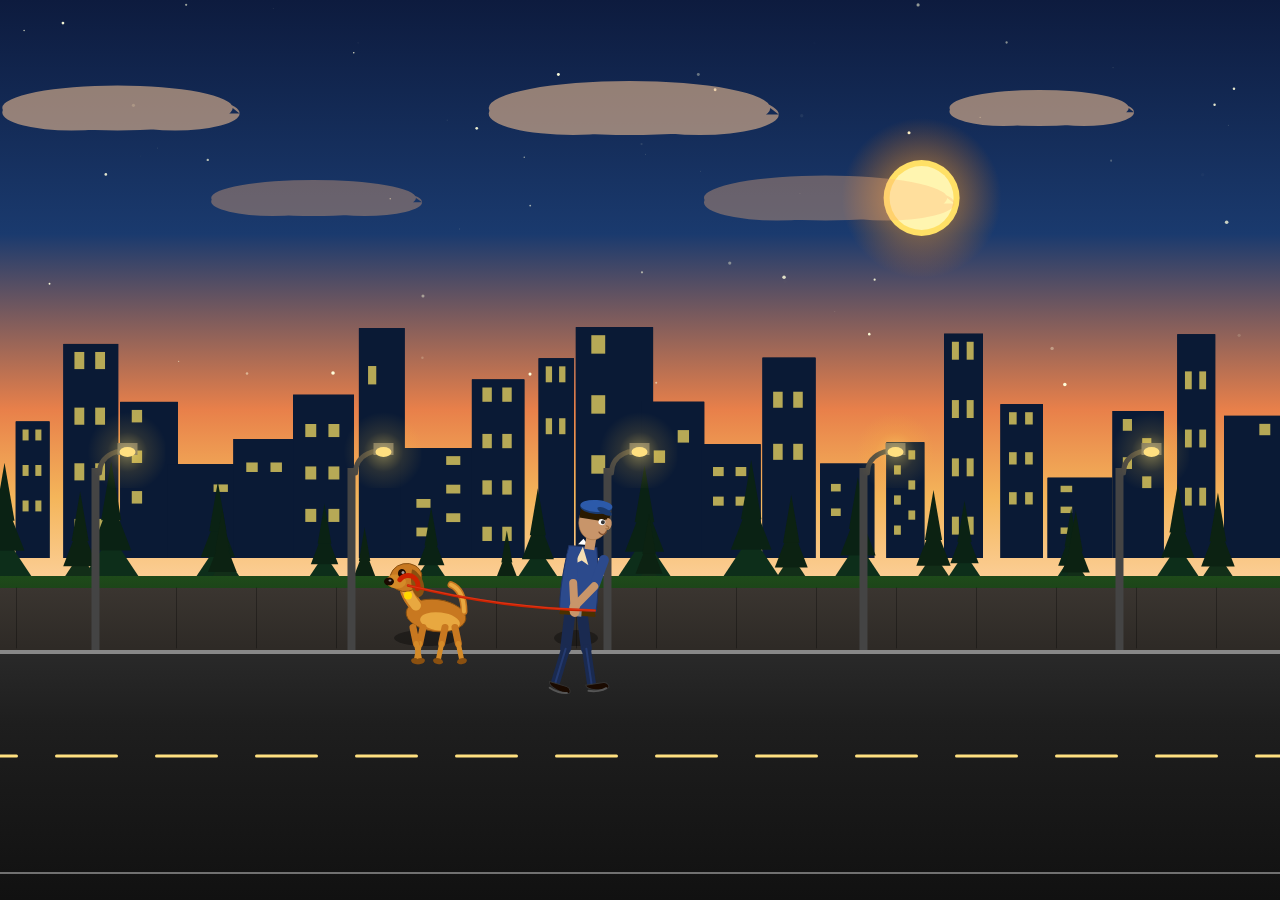
<file: demos/Claude_Sonnet_4-6_walking_dog_animation_test.html>
<!DOCTYPE html>
<html lang="en">
<head>
<meta charset="UTF-8">
<meta name="viewport" content="width=device-width, initial-scale=1.0">
<style>
  * { margin: 0; padding: 0; box-sizing: border-box; }
  body { overflow: hidden; background: #1a0a2e; }
  canvas { display: block; width: 100vw; height: 100vh; }
</style>
</head>
<body>
<canvas id="c"></canvas>
<script>
const canvas = document.getElementById('c');
const ctx = canvas.getContext('2d');

let W, H, t = 0;

function resize() {
  W = canvas.width = window.innerWidth;
  H = canvas.height = window.innerHeight;
}
resize();
window.addEventListener('resize', resize);

function lerp(a, b, t) { return a + (b - a) * t; }
function clamp(v, lo, hi) { return Math.max(lo, Math.min(hi, v)); }

// Easing for smooth walk
function sineWave(t, freq, amp, phase = 0) {
  return Math.sin(t * freq + phase) * amp;
}

// Sky gradient
function drawSky() {
  const grad = ctx.createLinearGradient(0, 0, 0, H * 0.65);
  grad.addColorStop(0, '#0d1b3e');
  grad.addColorStop(0.4, '#1a3a6e');
  grad.addColorStop(0.7, '#e8804a');
  grad.addColorStop(0.85, '#f4b55a');
  grad.addColorStop(1, '#fcd09a');
  ctx.fillStyle = grad;
  ctx.fillRect(0, 0, W, H * 0.65);
}

// Stars
const stars = Array.from({length: 80}, () => ({
  x: Math.random(),
  y: Math.random() * 0.45,
  r: Math.random() * 1.5 + 0.3,
  twinkle: Math.random() * Math.PI * 2
}));

function drawStars() {
  stars.forEach(s => {
    const alpha = 0.4 + 0.6 * Math.sin(t * 0.8 + s.twinkle);
    ctx.beginPath();
    ctx.arc(s.x * W, s.y * H, s.r, 0, Math.PI * 2);
    ctx.fillStyle = `rgba(255,255,220,${alpha})`;
    ctx.fill();
  });
}

// Sun/Moon
function drawSun() {
  const sx = W * 0.72, sy = H * 0.22;
  // Glow
  const grad = ctx.createRadialGradient(sx, sy, 0, sx, sy, 80);
  grad.addColorStop(0, 'rgba(255,200,80,0.9)');
  grad.addColorStop(0.3, 'rgba(255,160,40,0.5)');
  grad.addColorStop(1, 'rgba(255,120,0,0)');
  ctx.fillStyle = grad;
  ctx.fillRect(sx - 80, sy - 80, 160, 160);
  // Sun disc
  ctx.beginPath();
  ctx.arc(sx, sy, 38, 0, Math.PI * 2);
  ctx.fillStyle = '#ffe066';
  ctx.fill();
  ctx.beginPath();
  ctx.arc(sx, sy, 32, 0, Math.PI * 2);
  ctx.fillStyle = '#fff5b0';
  ctx.fill();
}

// Clouds - parallax layers
const cloudLayers = [
  { speed: 0.18, y: 0.12, clouds: [{x:0.1,w:0.18,h:0.05},{x:0.5,w:0.22,h:0.06},{x:0.82,w:0.14,h:0.04}], color: 'rgba(255,200,150,0.55)' },
  { speed: 0.11, y: 0.22, clouds: [{x:0.25,w:0.16,h:0.04},{x:0.65,w:0.19,h:0.05}], color: 'rgba(255,180,120,0.35)' },
];

function drawClouds() {
  cloudLayers.forEach(layer => {
    layer.clouds.forEach(cloud => {
      const xPos = ((cloud.x - t * layer.speed * 0.0008) % 1 + 1) % 1;
      const cx = xPos * W, cy = layer.y * H;
      const cw = cloud.w * W, ch = cloud.h * H;
      ctx.beginPath();
      ctx.ellipse(cx, cy, cw * 0.5, ch * 0.5, 0, 0, Math.PI * 2);
      ctx.ellipse(cx - cw * 0.2, cy + ch * 0.1, cw * 0.3, ch * 0.4, 0, 0, Math.PI * 2);
      ctx.ellipse(cx + cw * 0.25, cy + ch * 0.12, cw * 0.28, ch * 0.38, 0, 0, Math.PI * 2);
      ctx.fillStyle = layer.color;
      ctx.fill();
    });
  });
}

// Distant city skyline - parallax
const buildings = Array.from({length: 22}, (_, i) => ({
  x: (i / 22),
  w: 0.025 + Math.random() * 0.04,
  h: 0.08 + Math.random() * 0.18,
  windows: Math.floor(Math.random() * 6) + 2
}));

function drawSkyline() {
  const baseY = H * 0.62;
  const scroll = (t * 0.00035) % 1;
  for (let rep = -1; rep <= 1; rep++) {
    buildings.forEach(b => {
      const bx = ((b.x - scroll + rep + 2) % 1) * W;
      const bw = b.w * W;
      const bh = b.h * H;
      ctx.fillStyle = '#0a1a35';
      ctx.fillRect(bx - bw * 0.5, baseY - bh, bw, bh);
      // Windows
      for (let wy = 0; wy < b.windows; wy++) {
        for (let wx = 0; wx < 2; wx++) {
          const lit = Math.sin(b.x * 17 + wy * 3.1 + wx * 7.3) > 0.2;
          if (lit) {
            ctx.fillStyle = 'rgba(255,230,100,0.7)';
            ctx.fillRect(bx - bw * 0.3 + wx * bw * 0.38, baseY - bh + 8 + wy * (bh * 0.13), bw * 0.18, bh * 0.08);
          }
        }
      }
    });
  }
}

// Trees - parallax layers
const treeLayers = [
  { speed: 0.0014, count: 12, yBase: 0.66, hRange: [0.12, 0.19], color1: '#0d2e1a', color2: '#0a2214' },
  { speed: 0.0028, count: 9, yBase: 0.67, hRange: [0.10, 0.16], color1: '#122e18', color2: '#0c2212' },
];

function drawTrees() {
  treeLayers.forEach(layer => {
    for (let i = 0; i < layer.count; i++) {
      const baseX = (i / layer.count);
      const bx = ((baseX - t * layer.speed) % 1 + 1) % 1;
      const tx = bx * W;
      const ty = layer.yBase * H;
      const th = (layer.hRange[0] + (Math.sin(i * 7.3) * 0.5 + 0.5) * (layer.hRange[1] - layer.hRange[0])) * H;
      // Trunk
      ctx.fillStyle = '#1a0e06';
      ctx.fillRect(tx - 5, ty - th * 0.35, 10, th * 0.38);
      // Canopy layers
      for (let c = 0; c < 3; c++) {
        const cf = (3 - c) / 3;
        ctx.beginPath();
        ctx.moveTo(tx, ty - th * (0.35 + c * 0.22));
        ctx.lineTo(tx - th * 0.18 * cf, ty - th * (0.08 + c * 0.18));
        ctx.lineTo(tx + th * 0.18 * cf, ty - th * (0.08 + c * 0.18));
        ctx.closePath();
        ctx.fillStyle = c === 0 ? layer.color1 : layer.color2;
        ctx.fill();
      }
    }
  });
}

// Ground / road
function drawGround() {
  // Dirt/grass strip
  const grassGrad = ctx.createLinearGradient(0, H * 0.64, 0, H * 0.72);
  grassGrad.addColorStop(0, '#1e4a1a');
  grassGrad.addColorStop(1, '#152e12');
  ctx.fillStyle = grassGrad;
  ctx.fillRect(0, H * 0.64, W, H * 0.1);

  // Road
  const roadTop = H * 0.72;
  const roadBot = H;
  const roadGrad = ctx.createLinearGradient(0, roadTop, 0, roadBot);
  roadGrad.addColorStop(0, '#2a2a2a');
  roadGrad.addColorStop(0.3, '#1e1e1e');
  roadGrad.addColorStop(1, '#111');
  ctx.fillStyle = roadGrad;
  ctx.fillRect(0, roadTop, W, roadBot - roadTop);

  // Road edge lines
  ctx.strokeStyle = '#ffd700';
  ctx.lineWidth = 3;
  ctx.beginPath();
  ctx.moveTo(0, roadTop + 3); ctx.lineTo(W, roadTop + 3);
  ctx.stroke();

  // Dashed center line - scrolling
  const dashLen = 60, gapLen = 40;
  const period = dashLen + gapLen;
  const offset = (t * 4.5) % period;
  const laneY = H * 0.84;
  ctx.strokeStyle = '#ffe080';
  ctx.lineWidth = 3;
  ctx.setLineDash([dashLen, gapLen]);
  ctx.lineDashOffset = -offset;
  ctx.beginPath();
  ctx.moveTo(0, laneY); ctx.lineTo(W, laneY);
  ctx.stroke();
  ctx.setLineDash([]);

  // Road shoulder white line
  ctx.strokeStyle = 'rgba(255,255,255,0.4)';
  ctx.lineWidth = 2;
  ctx.beginPath();
  ctx.moveTo(0, H * 0.97); ctx.lineTo(W, H * 0.97);
  ctx.stroke();

  // Kerb
  ctx.fillStyle = '#888';
  ctx.fillRect(0, roadTop, W, 6);

  // Pavement/sidewalk
  const pavGrad = ctx.createLinearGradient(0, roadTop - 60, 0, roadTop);
  pavGrad.addColorStop(0, '#3a3530');
  pavGrad.addColorStop(1, '#2e2a26');
  ctx.fillStyle = pavGrad;
  ctx.fillRect(0, roadTop - 60, W, 62);

  // Pavement cracks/tiles
  ctx.strokeStyle = 'rgba(0,0,0,0.3)';
  ctx.lineWidth = 1;
  const tileW = 80;
  const tileOff = (t * 4.5) % tileW;
  for (let x = -tileW + tileOff; x < W + tileW; x += tileW) {
    ctx.beginPath();
    ctx.moveTo(x, roadTop - 60);
    ctx.lineTo(x, roadTop);
    ctx.stroke();
  }
}

// Shadow beneath characters
function drawShadow(x, y, w) {
  ctx.save();
  ctx.beginPath();
  ctx.ellipse(x, y + 2, w, 8, 0, 0, Math.PI * 2);
  ctx.fillStyle = 'rgba(0,0,0,0.35)';
  ctx.fill();
  ctx.restore();
}

// ---- PERSON DRAWING ----
function drawPerson(px, py, phase) {
  const sc = 1.0;
  const s = phase; // walk phase 0..2PI
  const bobY = Math.abs(Math.sin(s * 2)) * -4; // body bob

  ctx.save();
  ctx.translate(px, py + bobY);

  // Limb swing angles (energetic walk)
  const legSwing = Math.sin(s) * 0.55;
  const armSwing = -Math.sin(s) * 0.55;
  const leanFwd = 0.08; // slight forward lean

  // ---- LEGS ----
  drawLeg(0, 0, legSwing, 1, sc);    // left leg
  drawLeg(0, 0, -legSwing, -1, sc);  // right leg

  // ---- BODY / TORSO ----
  ctx.save();
  ctx.rotate(leanFwd);
  // Jacket body
  ctx.beginPath();
  ctx.moveTo(-14, -86);
  ctx.bezierCurveTo(-18, -60, -20, -40, -18, -20);
  ctx.lineTo(18, -20);
  ctx.bezierCurveTo(20, -40, 18, -60, 14, -86);
  ctx.closePath();
  ctx.fillStyle = '#2c4a8c';
  ctx.fill();
  ctx.strokeStyle = '#1e3366';
  ctx.lineWidth = 1;
  ctx.stroke();

  // Jacket lapels
  ctx.beginPath();
  ctx.moveTo(0, -86);
  ctx.lineTo(-7, -68);
  ctx.lineTo(0, -72);
  ctx.lineTo(7, -68);
  ctx.closePath();
  ctx.fillStyle = '#f5deb3';
  ctx.fill();

  // Shirt collar
  ctx.beginPath();
  ctx.moveTo(-5, -88);
  ctx.lineTo(0, -94);
  ctx.lineTo(5, -88);
  ctx.fillStyle = '#fff';
  ctx.fill();

  // Belt
  ctx.fillStyle = '#4a3000';
  ctx.fillRect(-18, -22, 36, 5);
  ctx.fillStyle = '#888';
  ctx.fillRect(-4, -23, 8, 7);

  // ---- ARMS ----
  drawArm(leanFwd, armSwing, 1, s, sc);   // left arm (near)
  drawArm(leanFwd, -armSwing, -1, s, sc); // right arm (far)

  // ---- HEAD ----
  ctx.rotate(leanFwd);
  // Neck
  ctx.fillStyle = '#c8956a';
  ctx.fillRect(-5, -96, 10, 12);
  // Head
  ctx.beginPath();
  ctx.ellipse(0, -112, 15, 18, 0, 0, Math.PI * 2);
  ctx.fillStyle = '#c8956a';
  ctx.fill();
  ctx.strokeStyle = '#a07040';
  ctx.lineWidth = 0.5;
  ctx.stroke();
  // Hair
  ctx.beginPath();
  ctx.ellipse(0, -124, 15, 8, 0, 0, Math.PI);
  ctx.fillStyle = '#2a1a00';
  ctx.fill();
  ctx.fillRect(-15, -124, 30, 10);
  // Ear
  ctx.beginPath();
  ctx.ellipse(14, -112, 4, 6, 0, 0, Math.PI * 2);
  ctx.fillStyle = '#c8956a';
  ctx.fill();
  // Eye (facing right so we see profile slightly)
  ctx.beginPath();
  ctx.ellipse(8, -113, 3.5, 3, 0, 0, Math.PI * 2);
  ctx.fillStyle = '#fff';
  ctx.fill();
  ctx.beginPath();
  ctx.ellipse(9, -113, 2, 2, 0, 0, Math.PI * 2);
  ctx.fillStyle = '#333';
  ctx.fill();
  // Eyebrow
  ctx.beginPath();
  ctx.moveTo(5, -118);
  ctx.lineTo(12, -117);
  ctx.strokeStyle = '#2a1a00';
  ctx.lineWidth = 1.5;
  ctx.stroke();
  // Nose
  ctx.beginPath();
  ctx.moveTo(13, -110);
  ctx.bezierCurveTo(17, -110, 16, -106, 13, -107);
  ctx.strokeStyle = '#a07040';
  ctx.lineWidth = 1.2;
  ctx.stroke();
  // Mouth (slight smile - brisk walk)
  ctx.beginPath();
  ctx.arc(10, -105, 4, 0.2, Math.PI * 0.8);
  ctx.strokeStyle = '#805030';
  ctx.lineWidth = 1.2;
  ctx.stroke();
  // Cap
  ctx.beginPath();
  ctx.ellipse(0, -127, 16, 7, -0.1, 0, Math.PI * 2);
  ctx.fillStyle = '#1a3a6e';
  ctx.fill();
  ctx.beginPath();
  ctx.ellipse(0, -128, 16, 6, -0.1, 0, Math.PI * 2);
  ctx.fillStyle = '#2c5aaa';
  ctx.fill();
  ctx.beginPath(); // brim
  ctx.ellipse(9, -124, 8, 3, 0.3, 0, Math.PI * 2);
  ctx.fillStyle = '#1a3a6e';
  ctx.fill();

  ctx.restore();
  ctx.restore();
}

function drawLeg(x, y, swing, side, sc) {
  ctx.save();
  ctx.translate(x + side * 6, y - 20);
  ctx.rotate(swing);
  // Thigh
  ctx.beginPath();
  ctx.moveTo(0, 0);
  const kneeX = Math.sin(swing) * 22;
  const kneeY = 36;
  ctx.lineTo(kneeX, kneeY);
  ctx.strokeStyle = '#1a2a50';
  ctx.lineWidth = 11;
  ctx.lineCap = 'round';
  ctx.stroke();
  // Shin
  ctx.save();
  ctx.translate(kneeX, kneeY);
  const shinSwing = -swing * 0.5 + (Math.max(0, swing) * 0.5);
  ctx.rotate(shinSwing * side);
  ctx.beginPath();
  ctx.moveTo(0, 0);
  ctx.lineTo(0, 36);
  ctx.strokeStyle = '#1a2a50';
  ctx.lineWidth = 9;
  ctx.stroke();
  // Trousers crease
  ctx.strokeStyle = '#243a70';
  ctx.lineWidth = 2;
  ctx.stroke();
  // Shoe
  ctx.save();
  ctx.translate(0, 36);
  ctx.beginPath();
  ctx.moveTo(-6, 0);
  ctx.bezierCurveTo(-6, 6, 12, 8, 16, 6);
  ctx.bezierCurveTo(18, 5, 16, 0, 12, 0);
  ctx.closePath();
  ctx.fillStyle = '#1a0a00';
  ctx.fill();
  ctx.strokeStyle = '#333';
  ctx.lineWidth = 1;
  ctx.stroke();
  // Sole highlight
  ctx.beginPath();
  ctx.moveTo(-4, 6);
  ctx.bezierCurveTo(2, 8, 10, 8, 14, 6);
  ctx.strokeStyle = '#555';
  ctx.lineWidth = 2;
  ctx.stroke();
  ctx.restore();
  ctx.restore();
  ctx.restore();
}

function drawArm(leanFwd, swing, side, phase, sc) {
  ctx.save();
  ctx.rotate(leanFwd);
  ctx.translate(side * 16, -76);
  ctx.rotate(swing);
  // Upper arm
  ctx.beginPath();
  ctx.moveTo(0, 0);
  const elbowX = Math.sin(swing) * 10;
  ctx.lineTo(elbowX, 28);
  ctx.strokeStyle = '#2c4a8c';
  ctx.lineWidth = 10;
  ctx.lineCap = 'round';
  ctx.stroke();
  // Forearm
  ctx.save();
  ctx.translate(elbowX, 28);
  const foreSwing = swing * 0.4 + 0.2;
  ctx.rotate(foreSwing);
  ctx.beginPath();
  ctx.moveTo(0, 0);
  ctx.lineTo(0, 26);
  ctx.strokeStyle = '#c8956a';
  ctx.lineWidth = 8;
  ctx.stroke();
  // Hand
  ctx.beginPath();
  ctx.ellipse(0, 28, 5, 6, 0, 0, Math.PI * 2);
  ctx.fillStyle = '#c8956a';
  ctx.fill();
  ctx.restore();
  ctx.restore();
}

// Return the leash hand position for the person
function getPersonHandPos(px, py, phase) {
  const bobY = Math.abs(Math.sin(phase * 2)) * -4;
  const leanFwd = 0.08;
  const armSwing = -Math.sin(phase) * 0.55;
  // left arm (side = 1), forearm position approx
  const upperArmEnd = {
    x: px + 16 + Math.sin(armSwing) * 10,
    y: py + bobY - 76 + 28
  };
  return {
    x: upperArmEnd.x + Math.sin(armSwing * 0.4 + 0.2) * 0,
    y: upperArmEnd.y + 26
  };
}

// ---- DOG DRAWING ----
function drawDog(dx, dy, phase) {
  const s = phase;
  const legPhase = s * 1.05;
  const bobY = Math.abs(Math.sin(legPhase * 2)) * -2.5;
  const tailWag = Math.sin(t * 0.08) * 0.6;

  ctx.save();
  ctx.translate(dx, dy + bobY);

  // Body
  ctx.beginPath();
  ctx.ellipse(0, -18, 30, 16, 0.12, 0, Math.PI * 2);
  ctx.fillStyle = '#c87820';
  ctx.fill();
  ctx.strokeStyle = '#8a5010';
  ctx.lineWidth = 1;
  ctx.stroke();

  // Belly lighter patch
  ctx.beginPath();
  ctx.ellipse(4, -12, 20, 9, 0.12, 0, Math.PI * 2);
  ctx.fillStyle = '#e8a840';
  ctx.fill();

  // Tail (curves up and wags)
  ctx.save();
  ctx.translate(28, -22);
  ctx.rotate(tailWag - 0.2);
  ctx.beginPath();
  ctx.moveTo(0, 0);
  ctx.bezierCurveTo(8, -8, 14, -18, 10, -28);
  ctx.strokeStyle = '#c87820';
  ctx.lineWidth = 7;
  ctx.lineCap = 'round';
  ctx.stroke();
  ctx.strokeStyle = '#e8a840';
  ctx.lineWidth = 4;
  ctx.stroke();
  ctx.restore();

  // ---- DOG LEGS ----
  const flLeg = Math.sin(legPhase) * 0.5;
  const frLeg = -Math.sin(legPhase) * 0.5;
  const rlLeg = -Math.sin(legPhase) * 0.5;
  const rrLeg = Math.sin(legPhase) * 0.5;
  drawDogLeg(-18, -6, flLeg, 1);
  drawDogLeg(-18, -6, frLeg, -1);
  drawDogLeg(14, -6, rlLeg, 1);
  drawDogLeg(14, -6, rrLeg, -1);

  // Neck
  ctx.beginPath();
  ctx.moveTo(-20, -28);
  ctx.bezierCurveTo(-28, -38, -32, -46, -28, -52);
  ctx.strokeStyle = '#c87820';
  ctx.lineWidth = 14;
  ctx.lineCap = 'round';
  ctx.stroke();
  ctx.strokeStyle = '#e8a840';
  ctx.lineWidth = 10;
  ctx.stroke();

  // Head
  ctx.beginPath();
  ctx.ellipse(-30, -56, 16, 14, -0.2, 0, Math.PI * 2);
  ctx.fillStyle = '#c87820';
  ctx.fill();
  ctx.strokeStyle = '#8a5010';
  ctx.lineWidth = 1;
  ctx.stroke();

  // Snout
  ctx.beginPath();
  ctx.ellipse(-40, -52, 10, 7, 0.1, 0, Math.PI * 2);
  ctx.fillStyle = '#d48a28';
  ctx.fill();
  // Nose
  ctx.beginPath();
  ctx.ellipse(-47, -52, 5, 4, 0, 0, Math.PI * 2);
  ctx.fillStyle = '#1a0a00';
  ctx.fill();
  ctx.beginPath();
  ctx.ellipse(-46, -53, 1.5, 1, 0, 0, Math.PI * 2);
  ctx.fillStyle = 'rgba(255,255,255,0.5)';
  ctx.fill();

  // Eye
  ctx.beginPath();
  ctx.ellipse(-34, -60, 4, 4.5, -0.1, 0, Math.PI * 2);
  ctx.fillStyle = '#1a0a00';
  ctx.fill();
  ctx.beginPath();
  ctx.ellipse(-33, -61, 1.5, 1.5, 0, 0, Math.PI * 2);
  ctx.fillStyle = 'rgba(255,255,255,0.6)';
  ctx.fill();

  // Ear - floppy
  const earWag = Math.sin(t * 0.06) * 0.15;
  ctx.save();
  ctx.translate(-24, -64);
  ctx.rotate(earWag - 0.3);
  ctx.beginPath();
  ctx.moveTo(0, 0);
  ctx.bezierCurveTo(-6, 10, -8, 20, -4, 28);
  ctx.bezierCurveTo(2, 30, 8, 22, 6, 10);
  ctx.bezierCurveTo(4, 4, 2, 0, 0, 0);
  ctx.fillStyle = '#8a5010';
  ctx.fill();
  ctx.restore();

  // Collar
  ctx.beginPath();
  ctx.arc(-28, -48, 10, -Math.PI * 0.8, Math.PI * 0.1);
  ctx.strokeStyle = '#cc2200';
  ctx.lineWidth = 5;
  ctx.stroke();
  // Collar tag
  ctx.beginPath();
  ctx.arc(-28, -38, 4, 0, Math.PI * 2);
  ctx.fillStyle = '#ffd700';
  ctx.fill();

  ctx.restore();
}

function drawDogLeg(bx, by, swing, side) {
  ctx.save();
  ctx.translate(bx, by);
  const sideOff = side * 5;
  ctx.beginPath();
  ctx.moveTo(sideOff, 0);
  const kneeX = sideOff + Math.sin(swing) * 10;
  ctx.lineTo(kneeX, 16);
  ctx.strokeStyle = '#c87820';
  ctx.lineWidth = 7;
  ctx.lineCap = 'round';
  ctx.stroke();
  ctx.save();
  ctx.translate(kneeX, 16);
  const shinSwing = -swing * 0.6;
  ctx.rotate(shinSwing);
  ctx.beginPath();
  ctx.moveTo(0, 0);
  ctx.lineTo(0, 16);
  ctx.strokeStyle = '#d48a28';
  ctx.lineWidth = 5;
  ctx.stroke();
  // Paw
  ctx.beginPath();
  ctx.ellipse(0, 18, 5, 3, 0, 0, Math.PI * 2);
  ctx.fillStyle = '#8a5010';
  ctx.fill();
  ctx.restore();
  ctx.restore();
}

// Return the collar/leash attach point on the dog
function getDogCollarPos(dx, dy, phase) {
  const bobY = Math.abs(Math.sin(phase * 1.05 * 2)) * -2.5;
  return {
    x: dx - 28,
    y: dy + bobY - 48
  };
}

// Draw dynamic leash with catenary-like droop
function drawLeash(handPos, collarPos) {
  const dx = collarPos.x - handPos.x;
  const dy = collarPos.y - handPos.y;
  const dist = Math.sqrt(dx * dx + dy * dy);
  const slack = Math.max(0, 60 - dist * 0.3);
  const midX = (handPos.x + collarPos.x) * 0.5;
  const midY = (handPos.y + collarPos.y) * 0.5 + slack * 0.8 + 8;

  ctx.beginPath();
  ctx.moveTo(handPos.x, handPos.y);
  ctx.quadraticCurveTo(midX, midY, collarPos.x, collarPos.y);
  ctx.strokeStyle = '#cc2200';
  ctx.lineWidth = 2.5;
  ctx.lineCap = 'round';
  ctx.stroke();
  // Highlight on leash
  ctx.beginPath();
  ctx.moveTo(handPos.x, handPos.y);
  ctx.quadraticCurveTo(midX, midY - 1, collarPos.x, collarPos.y);
  ctx.strokeStyle = 'rgba(255,100,80,0.3)';
  ctx.lineWidth = 1;
  ctx.stroke();
}

// Lamp posts
const lampPosts = Array.from({length: 5}, (_, i) => ({ x: i / 5, phase: i }));

function drawLampPosts() {
  const baseY = H * 0.72;
  const scroll = (t * 0.0022) % (1 / 5);
  lampPosts.forEach((lp, i) => {
    const xBase = (lp.x - t * 0.0022) % 1;
    const x = ((xBase % 1) + 1) % 1 * W;
    if (x < -30 || x > W + 30) return;
    // Pole
    ctx.fillStyle = '#444';
    ctx.fillRect(x - 4, baseY - 180, 8, 182);
    // Arm
    ctx.beginPath();
    ctx.moveTo(x + 4, baseY - 175);
    ctx.bezierCurveTo(x + 4, baseY - 195, x + 28, baseY - 200, x + 30, baseY - 195);
    ctx.strokeStyle = '#444';
    ctx.lineWidth = 5;
    ctx.stroke();
    // Lamp head
    ctx.fillStyle = '#666';
    ctx.fillRect(x + 22, baseY - 205, 20, 12);
    // Light glow
    const glow = ctx.createRadialGradient(x + 32, baseY - 196, 0, x + 32, baseY - 196, 40);
    glow.addColorStop(0, 'rgba(255,230,120,0.45)');
    glow.addColorStop(0.5, 'rgba(255,200,60,0.12)');
    glow.addColorStop(1, 'rgba(255,200,60,0)');
    ctx.fillStyle = glow;
    ctx.fillRect(x - 10, baseY - 240, 80, 80);
    // Lamp glass
    ctx.beginPath();
    ctx.ellipse(x + 32, baseY - 196, 8, 5, 0, 0, Math.PI * 2);
    ctx.fillStyle = '#ffe080';
    ctx.fill();
  });
}

// ---- MAIN RENDER ----
function render() {
  t++;
  ctx.clearRect(0, 0, W, H);

  drawSky();
  drawStars();
  drawSun();
  drawClouds();
  drawSkyline();
  drawTrees();
  drawGround();
  drawLampPosts();

  // Characters positioned on pavement
  const baseY = H * 0.72 - 12; // feet on pavement
  const personX = W * 0.45;
  const personY = baseY;
  const dogX = personX - 140; // dog ahead and to left
  const dogY = baseY;

  const personPhase = t * 0.065;
  const dogPhase = t * 0.065;

  drawShadow(dogX - 10, dogY, 32);
  drawShadow(personX, personY, 22);

  drawDog(dogX, dogY, dogPhase);
  drawPerson(personX, personY, personPhase);

  const handPos = getPersonHandPos(personX, personY, personPhase);
  const collarPos = getDogCollarPos(dogX, dogY, dogPhase);
  drawLeash(handPos, collarPos);

  requestAnimationFrame(render);
}

render();
</script>
</body>
</html>
</file>
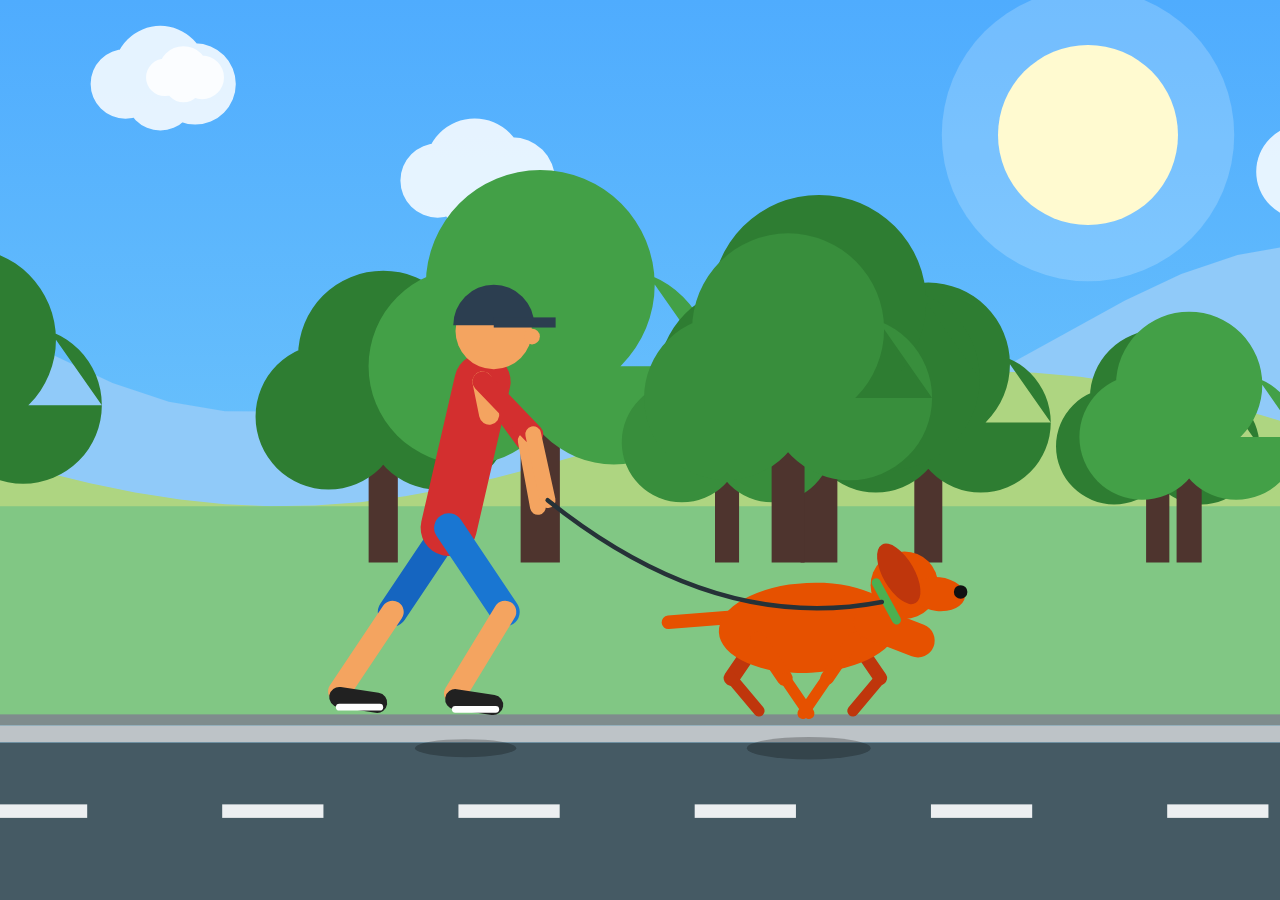
<file: demos/Gemini_pro_3-1_walking_dog_animation_test.html>
<!DOCTYPE html>
<html lang="en">
<head>
<meta charset="UTF-8">
<meta name="viewport" content="width=device-width, initial-scale=1.0">
<title>Procedural Walk Cycle</title>
<style>
    body, html {
        margin: 0;
        padding: 0;
        width: 100vw;
        height: 100vh;
        overflow: hidden;
        background-color: #4facfe; /* Fallback for loading frame */
    }
    canvas {
        display: block;
        width: 100%;
        height: 100%;
    }
</style>
</head>
<body>
<canvas id="view"></canvas>
<script>
    const canvas = document.getElementById('view');
    const ctx = canvas.getContext('2d');
    let w, h, scale, vw;

    // Handle responsive fullscreen scaling
    function resize() {
        w = canvas.width = window.innerWidth;
        h = canvas.height = window.innerHeight;
        // Normalize coordinates to a base height of 800px
        scale = h / 800;
        vw = w / scale; // Virtual width
    }
    window.addEventListener('resize', resize);
    resize();

    // Setup Parallax Environment Objects
    const clouds = [];
    for(let i=0; i<12; i++) {
        clouds.push({
            x: Math.random() * 3000,
            y: 40 + Math.random() * 180,
            scale: 0.5 + Math.random() * 1.5,
            speed: 15 + Math.random() * 20
        });
    }

    const treeColors = ['#2e7d32', '#388e3c', '#1b5e20', '#43a047'];
    const trees = [];
    for(let i=0; i<18; i++) {
        trees.push({
            x: Math.random() * 3000,
            scale: 0.6 + Math.random() * 0.9,
            speed: 180 + Math.random() * 60, // Parallax depth layer
            color: treeColors[Math.floor(Math.random() * treeColors.length)]
        });
    }

    // Forward Kinematics Limb Drawing Helper
    function drawLimb(x, y, angle, length, width, color) {
        const ex = x + Math.sin(angle) * length;
        const ey = y + Math.cos(angle) * length;
        ctx.strokeStyle = color;
        ctx.lineWidth = width;
        ctx.lineCap = 'round';
        ctx.beginPath();
        ctx.moveTo(x, y);
        ctx.lineTo(ex, ey);
        ctx.stroke();
        return { x: ex, y: ey }; // Return joint position for next limb
    }

    let lastTime = performance.now();
    let time = 0;

    // Main Procedural Animation Loop
    function render(now) {
        let dt = (now - lastTime) / 1000;
        if(dt > 0.1) dt = 0.1; // Prevent massive jumps if tab is backgrounded
        lastTime = now;
        time += dt;

        ctx.clearRect(0, 0, w, h);

        // --- BACKGROUND & PARALLAX SCENE ---
        
        // Sky Gradient
        const sky = ctx.createLinearGradient(0, 0, 0, h);
        sky.addColorStop(0, '#4facfe');
        sky.addColorStop(1, '#81d4fa');
        ctx.fillStyle = sky;
        ctx.fillRect(0, 0, w, h);

        ctx.save();
        ctx.scale(scale, scale);

        // Sun
        ctx.fillStyle = '#fff9c4';
        ctx.beginPath();
        ctx.arc(vw * 0.85, 120, 80, 0, Math.PI*2);
        ctx.fill();
        ctx.fillStyle = 'rgba(255, 255, 255, 0.2)';
        ctx.beginPath();
        ctx.arc(vw * 0.85, 120, 130, 0, Math.PI*2);
        ctx.fill();

        // Clouds (Slowest layer)
        ctx.fillStyle = 'rgba(255, 255, 255, 0.85)';
        clouds.forEach(c => {
            c.x -= c.speed * dt;
            if(c.x < -200) c.x = vw + 200;
            ctx.save();
            ctx.translate(c.x, c.y);
            ctx.scale(c.scale, c.scale);
            ctx.beginPath();
            ctx.arc(0, 0, 30, 0, Math.PI*2);
            ctx.arc(30, -10, 40, 0, Math.PI*2);
            ctx.arc(60, 0, 35, 0, Math.PI*2);
            ctx.arc(30, 10, 30, 0, Math.PI*2);
            ctx.fill();
            ctx.restore();
        });

        // Distant Mountains
        ctx.fillStyle = '#90caf9';
        ctx.beginPath();
        ctx.moveTo(0, 480);
        for(let i = 0; i <= vw + 100; i += 50) {
            ctx.lineTo(i, 280 + Math.sin(i * 0.003 + time * 0.08) * 90 + Math.sin(i * 0.01) * 30);
        }
        ctx.lineTo(vw, 480);
        ctx.lineTo(0, 480);
        ctx.fill();

        // Rolling Hills
        ctx.fillStyle = '#aed581';
        ctx.beginPath();
        ctx.moveTo(0, 480);
        for(let i = 0; i <= vw + 100; i += 40) {
            ctx.lineTo(i, 390 + Math.sin(i * 0.005 + time * 0.25) * 60);
        }
        ctx.lineTo(vw, 480);
        ctx.lineTo(0, 480);
        ctx.fill();

        // Grass Base
        ctx.fillStyle = '#81c784';
        ctx.fillRect(0, 450, vw, 190);

        // Scrolling Trees (Medium layer)
        trees.forEach(t => {
            t.x -= t.speed * dt;
            if(t.x < -200) t.x = vw + 200;
            ctx.save();
            ctx.translate(t.x, 500);
            ctx.scale(t.scale, t.scale);
            
            // Trunk
            ctx.fillStyle = '#4e342e';
            ctx.fillRect(-12, -140, 24, 140);
            
            // Canopy
            ctx.fillStyle = t.color;
            ctx.beginPath();
            ctx.arc(0, -170, 70, 0, Math.PI*2);
            ctx.arc(-45, -120, 60, 0, Math.PI*2);
            ctx.arc(45, -120, 60, 0, Math.PI*2);
            ctx.fill();
            ctx.restore();
        });

        // Road Curb
        ctx.fillStyle = '#7f8c8d';
        ctx.fillRect(0, 635, vw, 10);
        ctx.fillStyle = '#bdc3c7';
        ctx.fillRect(0, 645, vw, 15);

        // Asphalt Road
        ctx.fillStyle = '#455a64';
        ctx.fillRect(0, 660, vw, 140);

        // Fast Scrolling Road Stripes (Fastest layer)
        ctx.fillStyle = '#eceff1';
        const stripeWidth = 90;
        const gap = 120;
        const total = stripeWidth + gap;
        const roadSpeed = 500;
        const offset = (time * roadSpeed) % total;
        for(let i = -offset; i < vw + total; i += total) {
            ctx.fillRect(i, 715, stripeWidth, 12);
        }

        // --- PROCEDURAL ANIMATION VARIABLES ---
        
        // Multipliers control the "briskness" of the walk
        const tWalk = time * 9; 
        const tDog = time * 13.5; 
        
        // Keep characters centered dynamically based on screen ratio
        const cx = vw / 2 - 170; // Person Center X
        const cy = 475 + Math.cos(tWalk * 2) * 14; // Deep human hip bounce

        const dogCx = vw / 2 + 150; // Dog Center X
        const dogCy = 570 + Math.cos(tDog * 2) * 7; // Fast dog hip bounce

        // Subject Shadows
        ctx.fillStyle = 'rgba(0,0,0,0.25)';
        ctx.beginPath();
        ctx.ellipse(cx + 15, 665, 45, 8, 0, 0, Math.PI*2);
        ctx.fill();
        ctx.beginPath();
        ctx.ellipse(dogCx, 665, 55, 10, 0, 0, Math.PI*2);
        ctx.fill();

        // Color Palette
        const skin = '#f4a460';
        const shirt = '#d32f2f';
        const pants = '#1976d2';
        const shoes = '#212121';
        const dogColor = '#e65100';
        const dogDark = '#bf360c';

        // --- BACKGROUND LIMBS (Drawn behind the bodies) ---

        // Person Left Arm (Back)
        const lArmSwing = Math.sin(tWalk + Math.PI);
        const shoulderX = cx + 30; // Torso leaning forward
        const shoulderY = cy - 130;
        
        const lUpperArmAngle = lArmSwing * 0.75;
        const lElbowAngle = lUpperArmAngle - 0.45;
        const lElbow = drawLimb(shoulderX, shoulderY, lUpperArmAngle, 65, 18, shirt);
        const lHand = drawLimb(lElbow.x, lElbow.y, lElbowAngle, 60, 14, skin);

        // Person Left Leg (Back)
        const lLegSwing = Math.sin(tWalk);
        const lThighAngle = lLegSwing * 0.7;
        const lKneeAngle = lThighAngle + (lLegSwing > 0 ? -lLegSwing * 1.35 : 0);
        const lKnee = drawLimb(cx, cy, lThighAngle, 90, 26, '#1565c0'); // Darker for depth
        const lAnkle = drawLimb(lKnee.x, lKnee.y, lKneeAngle, 85, 20, skin);
        
        // Person Left Shoe
        drawLimb(lAnkle.x, lAnkle.y + 5, Math.PI/2 - 0.15, 34, 18, shoes);
        drawLimb(lAnkle.x, lAnkle.y + 14, Math.PI/2, 36, 6, '#fff'); // Sole

        // Dog Left Legs (Back)
        const dLFrontSwing = Math.sin(tDog + Math.PI);
        const dLBackSwing = Math.sin(tDog);
        
        // Dog Left Front Leg
        const dLFrontKneeAngle = dLFrontSwing * 0.6 + (dLFrontSwing > 0 ? -dLFrontSwing * 1.3 : 0);
        const dLFrontKnee = drawLimb(dogCx + 40, dogCy + 5, dLFrontSwing * 0.6, 42, 12, dogDark);
        drawLimb(dLFrontKnee.x, dLFrontKnee.y, dLFrontKneeAngle, 38, 10, dogDark);
        
        // Dog Left Back Leg
        const dLBackKneeAngle = dLBackSwing * 0.6 + (dLBackSwing < 0 ? -dLBackSwing * 1.3 : 0);
        const dLBackKnee = drawLimb(dogCx - 45, dogCy + 5, dLBackSwing * 0.6, 42, 14, dogDark);
        drawLimb(dLBackKnee.x, dLBackKnee.y, dLBackKneeAngle, 38, 10, dogDark);

        // Dog Tail (Wagging procedural animation)
        const tailAngle = -Math.PI/3 + Math.sin(time * 28) * 0.45;
        drawLimb(dogCx - 60, dogCy - 15, tailAngle, 65, 12, dogColor);

        // --- CENTRAL BODIES ---

        // Dog Body Profile
        ctx.fillStyle = dogColor;
        ctx.beginPath();
        ctx.ellipse(dogCx, dogCy - 5, 80, 40, -0.05, 0, Math.PI*2);
        ctx.fill();

        // Dog Neck
        drawLimb(dogCx + 55, dogCy - 10, 1.2, 45, 30, dogColor);
        
        // Dog Head Profile
        const dogHeadX = dogCx + 85;
        const dogHeadY = dogCy - 38 + Math.cos(tDog * 2) * 5;
        ctx.beginPath();
        ctx.arc(dogHeadX, dogHeadY, 30, 0, Math.PI*2);
        ctx.fill();
        
        // Dog Snout
        ctx.beginPath();
        ctx.ellipse(dogHeadX + 30, dogHeadY + 8, 24, 15, 0.1, 0, Math.PI*2);
        ctx.fill();
        
        // Dog Nose Tip
        ctx.fillStyle = '#111';
        ctx.beginPath();
        ctx.arc(dogHeadX + 50, dogHeadY + 6, 6, 0, Math.PI*2);
        ctx.fill();
        
        // Dog Floppy Ear (Right/Foreground)
        ctx.fillStyle = dogDark;
        ctx.beginPath();
        ctx.ellipse(dogHeadX - 5, dogHeadY - 10, 14, 30, -Math.PI/6, 0, Math.PI*2);
        ctx.fill();

        // Dog Collar
        ctx.strokeStyle = '#4caf50'; // Bright Green Collar
        ctx.lineWidth = 8;
        ctx.beginPath();
        ctx.moveTo(dogCx + 60, dogCy - 45);
        ctx.lineTo(dogCx + 78, dogCy - 12);
        ctx.stroke();

        // Person Torso
        ctx.strokeStyle = shirt;
        ctx.lineWidth = 50;
        ctx.lineCap = 'round';
        ctx.beginPath();
        ctx.moveTo(cx, cy);
        ctx.lineTo(shoulderX, shoulderY);
        ctx.stroke();

        // Person Neck
        drawLimb(shoulderX, shoulderY, 0.2, 30, 18, skin);

        // Person Head
        const headX = shoulderX + 10;
        const headY = shoulderY - 45;
        ctx.fillStyle = skin;
        ctx.beginPath();
        ctx.arc(headX, headY, 34, 0, Math.PI*2);
        ctx.fill();
        
        // Person Nose
        ctx.beginPath();
        ctx.arc(headX + 34, headY + 5, 7, 0, Math.PI*2);
        ctx.fill();

        // Person Baseball Cap
        ctx.fillStyle = '#2c3e50'; 
        ctx.beginPath();
        ctx.arc(headX, headY - 5, 36, Math.PI, 0);
        ctx.fill();
        // Cap Brim
        ctx.fillRect(headX, headY - 12, 55, 9);

        // --- FOREGROUND LIMBS ---

        // Person Right Leg (Front)
        const rLegSwing = Math.sin(tWalk + Math.PI);
        const rThighAngle = rLegSwing * 0.7;
        const rKneeAngle = rThighAngle + (rLegSwing > 0 ? -rLegSwing * 1.35 : 0);
        const rKnee = drawLimb(cx, cy, rThighAngle, 90, 26, pants);
        const rAnkle = drawLimb(rKnee.x, rKnee.y, rKneeAngle, 85, 20, skin);
        
        // Person Right Shoe
        drawLimb(rAnkle.x, rAnkle.y + 5, Math.PI/2 - 0.15, 34, 18, shoes);
        drawLimb(rAnkle.x, rAnkle.y + 14, Math.PI/2, 36, 6, '#fff');

        // Person Right Arm (Front) - Absorbing the leash tension
        const rUpperArmAngle = 0.85 + Math.sin(tWalk) * 0.1; // Mostly fixed forward
        const rElbowAngle = rUpperArmAngle - 0.55;
        const rElbow = drawLimb(shoulderX, shoulderY, rUpperArmAngle, 65, 18, shirt);
        const rHand = drawLimb(rElbow.x, rElbow.y, rElbowAngle, 60, 14, skin);

        // Dog Right Legs (Front)
        const dRFrontSwing = Math.sin(tDog);
        const dRBackSwing = Math.sin(tDog + Math.PI);
        
        // Dog Right Front Leg
        const dRFrontKneeAngle = dRFrontSwing * 0.6 + (dRFrontSwing > 0 ? -dRFrontSwing * 1.3 : 0);
        const dRFrontKnee = drawLimb(dogCx + 40, dogCy + 5, dRFrontSwing * 0.6, 42, 12, dogColor);
        drawLimb(dRFrontKnee.x, dRFrontKnee.y, dRFrontKneeAngle, 38, 10, dogColor);
        
        // Dog Right Back Leg
        const dRBackKneeAngle = dRBackSwing * 0.6 + (dRBackSwing < 0 ? -dRBackSwing * 1.3 : 0);
        const dRBackKnee = drawLimb(dogCx - 45, dogCy + 5, dRBackSwing * 0.6, 42, 14, dogColor);
        drawLimb(dRBackKnee.x, dRBackKnee.y, dRBackKneeAngle, 38, 10, dogColor);

        // --- DYNAMIC LEASH ---
        
        const collarPosX = dogCx + 65;
        const collarPosY = dogCy - 28;
        
        ctx.strokeStyle = '#263238';
        ctx.lineWidth = 4;
        ctx.beginPath();
        ctx.moveTo(rHand.x, rHand.y);
        
        // Calculate physics for the leash sag based on distance and stepping impact
        const dist = collarPosX - rHand.x;
        const sag = 45 + Math.sin(tWalk * 2) * 18; 
        
        // Draw fluid bezier/quadratic curve connecting hand to collar
        ctx.quadraticCurveTo(
            rHand.x + dist / 2, 
            Math.max(rHand.y, collarPosY) + sag, 
            collarPosX, 
            collarPosY
        );
        ctx.stroke();

        ctx.restore();
        
        // Loop the render seamlessly
        requestAnimationFrame(render);
    }

    // Initialize Animation Loop
    requestAnimationFrame(render);
</script>
</body>
</html>
</file>
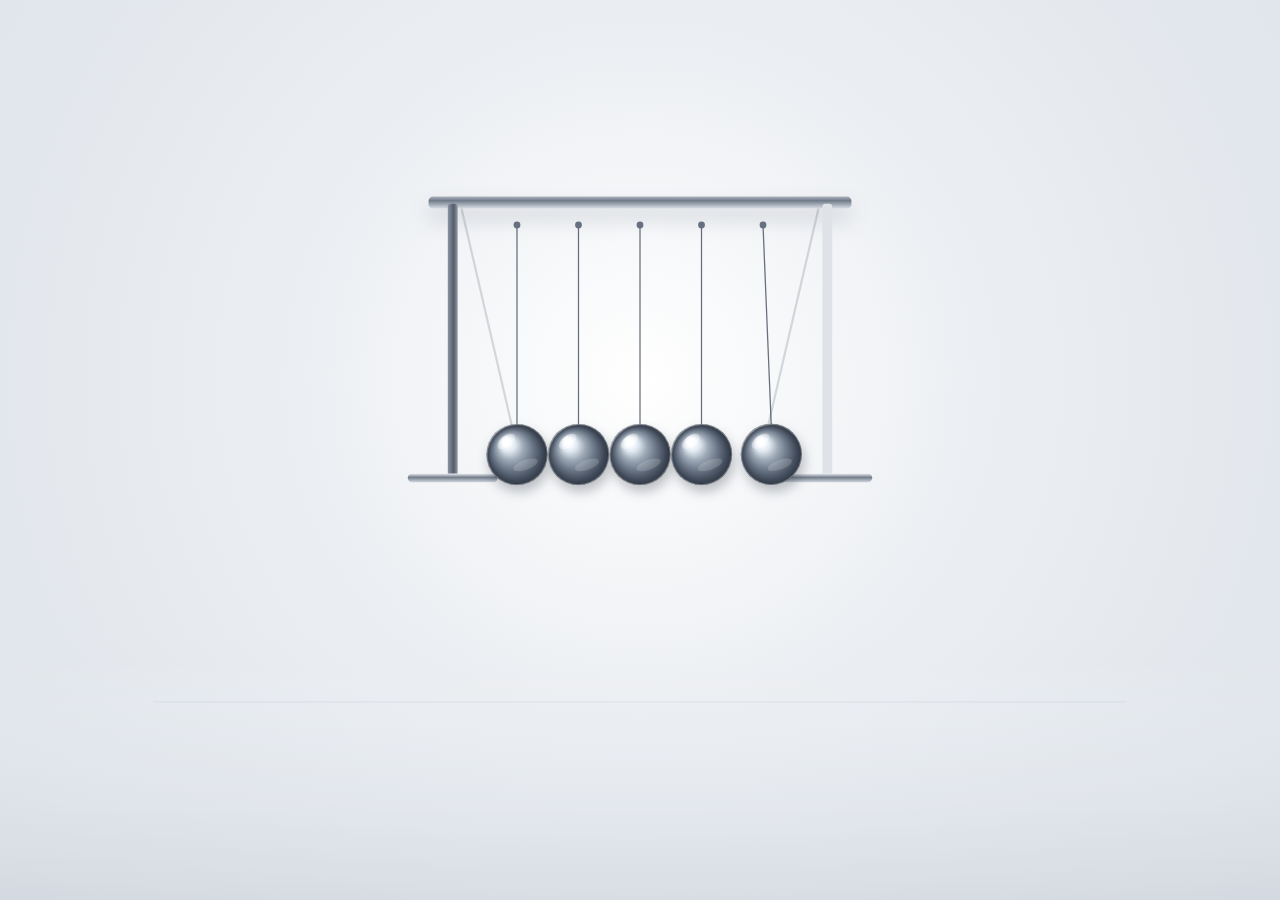
<file: demos/Newtons_cradle-ChatGPT5_5.html>
<!DOCTYPE html>
<html lang="en">
<head>
<meta charset="UTF-8" />
<meta name="viewport" content="width=device-width, initial-scale=1.0" />
<title>Newton's Cradle</title>

<style>
 :root {
   color-scheme: light;
 }

 * {
   box-sizing: border-box;
 }

 html,
 body {
   width: 100%;
   height: 100%;
   margin: 0;
   overflow: hidden;
   background:
     radial-gradient(circle at 50% 42%, rgba(255, 255, 255, 0.95), rgba(235, 238, 242, 0.9) 42%, #dfe4ea 100%);
   font-family: system-ui, -apple-system, BlinkMacSystemFont, "Segoe UI", sans-serif;
 }

 body {
   display: grid;
   place-items: center;
 }

 canvas {
   display: block;
   width: 100vw;
   height: 100vh;
 }
</style>
</head>

<body>
<canvas id="cradle"></canvas>

<script>
(() => {
 "use strict";

 const canvas = document.getElementById("cradle");
 const ctx = canvas.getContext("2d", { alpha: true });

 /*
   Main animation constants.
   Values are scaled responsively at render time, but these ratios define
   the physical look and timing of the cradle.
 */
 const BALL_COUNT = 5;
 const BALL_RADIUS_RATIO = 0.034;
 const STRING_LENGTH_RATIO = 0.255;
 const MAX_SWING_ANGLE = 0.54;
 const ANIMATION_SPEED = 1.0;
 const IMPACT_HOLD = 0.075;
 const DAMPING = 0.985;

 const TAU = Math.PI * 2;
 const HALF_PI = Math.PI / 2;

 let width = 0;
 let height = 0;
 let dpr = 1;
 let startTime = performance.now();

 function resize() {
   dpr = Math.min(window.devicePixelRatio || 1, 2);
   width = window.innerWidth;
   height = window.innerHeight;

   canvas.width = Math.floor(width * dpr);
   canvas.height = Math.floor(height * dpr);
   canvas.style.width = `${width}px`;
   canvas.style.height = `${height}px`;

   ctx.setTransform(dpr, 0, 0, dpr, 0, 0);
 }

 window.addEventListener("resize", resize, { passive: true });
 resize();

 function clamp(value, min, max) {
   return Math.max(min, Math.min(max, value));
 }

 function smoothstep(edge0, edge1, value) {
   const x = clamp((value - edge0) / (edge1 - edge0), 0, 1);
   return x * x * (3 - 2 * x);
 }

 function drawRoundedRect(x, y, w, h, r) {
   const rr = Math.min(r, w / 2, h / 2);
   ctx.beginPath();
   ctx.moveTo(x + rr, y);
   ctx.arcTo(x + w, y, x + w, y + h, rr);
   ctx.arcTo(x + w, y + h, x, y + h, rr);
   ctx.arcTo(x, y + h, x, y, rr);
   ctx.arcTo(x, y, x + w, y, rr);
   ctx.closePath();
 }

 function drawBackground() {
   ctx.clearRect(0, 0, width, height);

   const floorY = height * 0.78;

   const floorGradient = ctx.createLinearGradient(0, floorY - 60, 0, height);
   floorGradient.addColorStop(0, "rgba(255,255,255,0.0)");
   floorGradient.addColorStop(1, "rgba(188,196,207,0.34)");

   ctx.fillStyle = floorGradient;
   ctx.fillRect(0, floorY - 60, width, height - floorY + 60);

   ctx.beginPath();
   ctx.moveTo(width * 0.12, floorY);
   ctx.lineTo(width * 0.88, floorY);
   ctx.strokeStyle = "rgba(105, 114, 128, 0.12)";
   ctx.lineWidth = 1;
   ctx.stroke();
 }

 function drawFrame(cx, topY, span, frameHeight, scale) {
   const railHeight = 11 * scale;
   const postWidth = 9 * scale;
   const footHeight = 8 * scale;
   const footWidth = 82 * scale;
   const leftX = cx - span / 2;
   const rightX = cx + span / 2;
   const bottomY = topY + frameHeight;

   ctx.save();

   ctx.shadowColor = "rgba(55, 65, 81, 0.18)";
   ctx.shadowBlur = 18 * scale;
   ctx.shadowOffsetY = 10 * scale;

   const railGrad = ctx.createLinearGradient(0, topY - 5 * scale, 0, topY + railHeight);
   railGrad.addColorStop(0, "#f9fafb");
   railGrad.addColorStop(0.22, "#c7ccd4");
   railGrad.addColorStop(0.55, "#6f7a89");
   railGrad.addColorStop(1, "#d9dde4");

   ctx.fillStyle = railGrad;
   drawRoundedRect(leftX - 22 * scale, topY, span + 44 * scale, railHeight, 4 * scale);
   ctx.fill();

   ctx.shadowColor = "transparent";

   const postGrad = ctx.createLinearGradient(leftX - postWidth, 0, leftX + postWidth, 0);
   postGrad.addColorStop(0, "#f7f8fa");
   postGrad.addColorStop(0.25, "#8a94a3");
   postGrad.addColorStop(0.55, "#535d6b");
   postGrad.addColorStop(1, "#dfe3e8");

   ctx.fillStyle = postGrad;
   drawRoundedRect(leftX - postWidth / 2, topY + railHeight * 0.6, postWidth, frameHeight, 3 * scale);
   ctx.fill();

   drawRoundedRect(rightX - postWidth / 2, topY + railHeight * 0.6, postWidth, frameHeight, 3 * scale);
   ctx.fill();

   const footGrad = ctx.createLinearGradient(0, bottomY, 0, bottomY + footHeight);
   footGrad.addColorStop(0, "#eef1f5");
   footGrad.addColorStop(0.45, "#737d8b");
   footGrad.addColorStop(1, "#cfd5dd");

   ctx.fillStyle = footGrad;
   drawRoundedRect(leftX - footWidth / 2, bottomY, footWidth, footHeight, 4 * scale);
   ctx.fill();

   drawRoundedRect(rightX - footWidth / 2, bottomY, footWidth, footHeight, 4 * scale);
   ctx.fill();

   ctx.globalAlpha = 0.45;
   ctx.beginPath();
   ctx.moveTo(leftX + 8 * scale, topY + railHeight);
   ctx.lineTo(leftX + 64 * scale, bottomY);
   ctx.moveTo(rightX - 8 * scale, topY + railHeight);
   ctx.lineTo(rightX - 64 * scale, bottomY);
   ctx.strokeStyle = "rgba(76, 86, 100, 0.45)";
   ctx.lineWidth = 2 * scale;
   ctx.stroke();

   ctx.restore();
 }

 function drawString(pivotX, pivotY, ballX, ballY, radius, scale, activeAmount) {
   const attachY = ballY - radius * 0.92;

   ctx.save();

   ctx.beginPath();
   ctx.moveTo(pivotX, pivotY);
   ctx.lineTo(ballX, attachY);
   ctx.strokeStyle = "rgba(62, 72, 88, 0.78)";
   ctx.lineWidth = Math.max(1, 1.15 * scale);
   ctx.stroke();

   ctx.beginPath();
   ctx.arc(pivotX, pivotY, 3.1 * scale, 0, TAU);
   ctx.fillStyle = "#667080";
   ctx.fill();

   ctx.beginPath();
   ctx.arc(ballX, attachY, 2.3 * scale, 0, TAU);
   ctx.fillStyle = `rgba(70, 78, 92, ${0.38 + activeAmount * 0.18})`;
   ctx.fill();

   ctx.restore();
 }

 function drawBall(x, y, radius, scale, activeAmount, compressionAmount) {
   ctx.save();

   const squashX = 1 + compressionAmount * 0.018;
   const squashY = 1 - compressionAmount * 0.014;

   ctx.translate(x, y);
   ctx.scale(squashX, squashY);

   ctx.shadowColor = "rgba(27, 35, 48, 0.28)";
   ctx.shadowBlur = radius * (0.38 + activeAmount * 0.12);
   ctx.shadowOffsetX = radius * 0.08;
   ctx.shadowOffsetY = radius * 0.22;

   const body = ctx.createRadialGradient(
     -radius * 0.36,
     -radius * 0.42,
     radius * 0.05,
     radius * 0.04,
     radius * 0.08,
     radius * 1.12
   );

   body.addColorStop(0, "#ffffff");
   body.addColorStop(0.08, "#f7fbff");
   body.addColorStop(0.18, "#dfe7ef");
   body.addColorStop(0.36, "#9ca8b5");
   body.addColorStop(0.58, "#687484");
   body.addColorStop(0.78, "#3f4857");
   body.addColorStop(1, "#1f2631");

   ctx.beginPath();
   ctx.arc(0, 0, radius, 0, TAU);
   ctx.fillStyle = body;
   ctx.fill();

   ctx.shadowColor = "transparent";

   const rim = ctx.createLinearGradient(-radius, -radius, radius, radius);
   rim.addColorStop(0, "rgba(255,255,255,0.65)");
   rim.addColorStop(0.28, "rgba(255,255,255,0.08)");
   rim.addColorStop(0.72, "rgba(0,0,0,0.20)");
   rim.addColorStop(1, "rgba(255,255,255,0.18)");

   ctx.beginPath();
   ctx.arc(0, 0, radius - 0.7 * scale, 0, TAU);
   ctx.strokeStyle = rim;
   ctx.lineWidth = 1.6 * scale;
   ctx.stroke();

   const highlight = ctx.createRadialGradient(
     -radius * 0.38,
     -radius * 0.48,
     0,
     -radius * 0.38,
     -radius * 0.48,
     radius * 0.52
   );
   highlight.addColorStop(0, "rgba(255,255,255,0.95)");
   highlight.addColorStop(0.35, "rgba(255,255,255,0.48)");
   highlight.addColorStop(1, "rgba(255,255,255,0)");

   ctx.beginPath();
   ctx.ellipse(-radius * 0.35, -radius * 0.43, radius * 0.34, radius * 0.18, -0.65, 0, TAU);
   ctx.fillStyle = highlight;
   ctx.fill();

   ctx.beginPath();
   ctx.ellipse(radius * 0.28, radius * 0.34, radius * 0.42, radius * 0.16, -0.35, 0, TAU);
   ctx.fillStyle = "rgba(255,255,255,0.16)";
   ctx.fill();

   ctx.beginPath();
   ctx.arc(0, 0, radius * 0.985, 0, TAU);
   ctx.strokeStyle = "rgba(255,255,255,0.32)";
   ctx.lineWidth = 0.9 * scale;
   ctx.stroke();

   ctx.restore();
 }

 function drawBallShadow(x, y, radius, floorY, activeAmount, scale) {
   const distance = clamp((floorY - y) / (radius * 5), 0.4, 1.7);
   const shadowW = radius * (1.55 + activeAmount * 0.22) / distance;
   const shadowH = radius * 0.28 / distance;

   const shadow = ctx.createRadialGradient(x, floorY, 0, x, floorY, shadowW);
   shadow.addColorStop(0, `rgba(42, 48, 58, ${0.22 - activeAmount * 0.04})`);
   shadow.addColorStop(0.52, "rgba(42, 48, 58, 0.09)");
   shadow.addColorStop(1, "rgba(42, 48, 58, 0)");

   ctx.save();
   ctx.translate(x, floorY);
   ctx.scale(1, shadowH / shadowW);
   ctx.beginPath();
   ctx.arc(0, 0, shadowW, 0, TAU);
   ctx.fillStyle = shadow;
   ctx.fill();
   ctx.restore();
 }

 /*
   Returns pendulum angles for all balls.

   The timeline is split into two mirrored half-cycles:
   1. Left ball starts outward, swings into impact, then right ball exits.
   2. Right ball returns into impact, then left ball exits.

   Angles are built from cosine pendulum arcs so each moving ball rotates
   naturally around its pivot. The endpoints line up exactly, making the loop
   continuous with no visual reset.
 */
 function getBallAngles(timeSeconds) {
   const cycleDuration = 4.25 / ANIMATION_SPEED;
   const halfDuration = cycleDuration / 2;
   const t = ((timeSeconds % cycleDuration) + cycleDuration) % cycleDuration;
   const halfIndex = Math.floor(t / halfDuration);
   const u = (t % halfDuration) / halfDuration;

   const angles = new Array(BALL_COUNT).fill(0);
   const active = new Array(BALL_COUNT).fill(0);
   const compression = new Array(BALL_COUNT).fill(0);

   const leftPhase = halfIndex === 0;
   const incomingIndex = leftPhase ? 0 : BALL_COUNT - 1;
   const outgoingIndex = leftPhase ? BALL_COUNT - 1 : 0;
   const incomingSign = leftPhase ? -1 : 1;
   const outgoingSign = leftPhase ? 1 : -1;

   const impactStart = 0.46;
   const impactEnd = impactStart + IMPACT_HOLD;

   const amplitude = MAX_SWING_ANGLE * (DAMPING + (1 - DAMPING) * Math.cos(t * 0.12));

   if (u < impactStart) {
     const p = u / impactStart;

     /*
       Incoming ball starts at the outer peak and reaches vertical at impact.
       cos(p * PI / 2) gives a real pendulum-like deceleration near the top
       and acceleration toward the center.
     */
     const a = incomingSign * amplitude * Math.cos(p * HALF_PI);
     angles[incomingIndex] = a;
     active[incomingIndex] = Math.abs(a) / amplitude;
   } else if (u < impactEnd) {
     const p = (u - impactStart) / IMPACT_HOLD;
     const impulse = Math.sin(p * Math.PI);

     compression[1] = impulse * 0.6;
     compression[2] = impulse * 0.78;
     compression[3] = impulse * 0.6;

     for (let i = 1; i < BALL_COUNT - 1; i++) {
       angles[i] = outgoingSign * 0.006 * impulse * (i - 2);
       active[i] = impulse * 0.1;
     }

     angles[incomingIndex] = incomingSign * 0.003 * impulse;
     angles[outgoingIndex] = outgoingSign * 0.012 * smoothstep(0.35, 1, p);
     active[incomingIndex] = 0.18 * impulse;
     active[outgoingIndex] = 0.22 * impulse;
   } else {
     const p = (u - impactEnd) / (1 - impactEnd);

     /*
       Outgoing ball leaves from vertical and climbs to the opposite peak.
       sin(p * PI / 2) mirrors the incoming arc, so the next half-cycle starts
       from rest at the raised side and swings back inward.
     */
     const a = outgoingSign * amplitude * Math.sin(p * HALF_PI);
     angles[outgoingIndex] = a;
     active[outgoingIndex] = Math.abs(a) / amplitude;
   }

   return { angles, active, compression };
 }

 function render(now) {
   const elapsed = (now - startTime) / 1000;

   drawBackground();

   const minSide = Math.min(width, height);
   const scale = clamp(minSide / 820, 0.56, 1.32);

   const radius = Math.max(15, minSide * BALL_RADIUS_RATIO);
   const stringLength = Math.max(150 * scale, minSide * STRING_LENGTH_RATIO);
   const spacing = radius * 2.01;
   const ballRowWidth = spacing * (BALL_COUNT - 1);

   const centerX = width / 2;
   const pivotY = height * 0.25;
   const restY = pivotY + stringLength;

   const frameSpan = ballRowWidth + radius * 4.2;
   const frameHeight = stringLength + radius * 1.55;

   const floorY = restY + radius * 1.9;

   drawFrame(centerX, pivotY - 26 * scale, frameSpan, frameHeight, scale);

   const state = getBallAngles(elapsed);

   const balls = [];

   for (let i = 0; i < BALL_COUNT; i++) {
     const restX = centerX - ballRowWidth / 2 + i * spacing;
     const pivotX = restX;
     const angle = state.angles[i];

     const x = pivotX + Math.sin(angle) * stringLength;
     const y = pivotY + Math.cos(angle) * stringLength;

     balls.push({
       x,
       y,
       restX,
       pivotX,
       pivotY,
       angle,
       active: state.active[i],
       compression: state.compression[i]
     });
   }

   for (const ball of balls) {
     drawBallShadow(ball.x, ball.y + radius, radius, floorY, ball.active, scale);
   }

   for (const ball of balls) {
     drawString(ball.pivotX, ball.pivotY, ball.x, ball.y, radius, scale, ball.active);
   }

   /*
     Draw from left to right so small overlaps look like polished contact.
     Ball spacing is slightly more than 2r, preventing unrealistic overlap
     while still reading as a touching Newton's cradle.
   */
   for (const ball of balls) {
     drawBall(ball.x, ball.y, radius, scale, ball.active, ball.compression);
   }

   requestAnimationFrame(render);
 }

 requestAnimationFrame(render);
})();
</script>
</body>
</html>
</file>
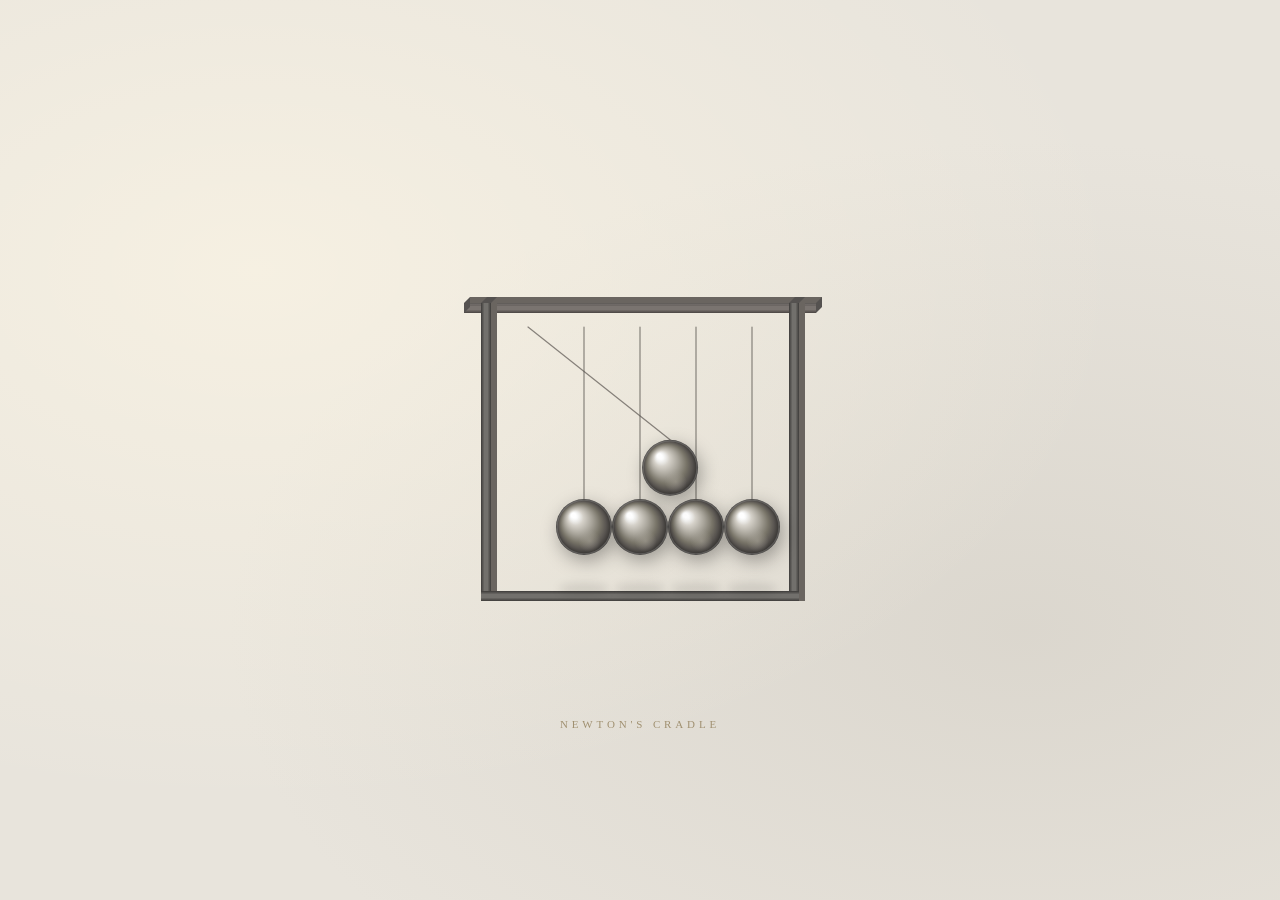
<file: demos/Newtons_cradle-Claude-Sonnet-4_6.html>
<!DOCTYPE html>

<html lang="en">
<head>
<meta charset="UTF-8">
<meta name="viewport" content="width=device-width, initial-scale=1.0">
<title>Newton's Cradle</title>
<style>
 *, *::before, *::after { box-sizing: border-box; margin: 0; padding: 0; }

body {
min-height: 100vh;
display: flex;
flex-direction: column;
align-items: center;
justify-content: center;
background: #e8e4dc;
/* Subtle linen-like texture via layered radial gradients */
background-image:
radial-gradient(ellipse at 20% 30%, rgba(255,248,230,0.6) 0%, transparent 60%),
radial-gradient(ellipse at 80% 70%, rgba(200,195,185,0.4) 0%, transparent 55%);
font-family: ‘Georgia’, serif;
overflow: hidden;
}

/* Subtle ambient vignette */
body::before {
content: ‘’;
position: fixed;
inset: 0;
background: radial-gradient(ellipse at center, transparent 50%, rgba(80,70,55,0.18) 100%);
pointer-events: none;
z-index: 0;
}

canvas {
position: relative;
z-index: 1;
display: block;
}

.label {
position: relative;
z-index: 1;
margin-top: 28px;
font-size: 11px;
letter-spacing: 0.35em;
text-transform: uppercase;
color: #a09070;
font-family: ‘Georgia’, serif;
user-select: none;
}
</style>

</head>
<body>

<canvas id="cradle"></canvas>

<div class="label">Newton's Cradle</div>

<script>
"use strict";

// ─── Constants ────────────────────────────────────────────────────────────────
const NUM_BALLS      = 5;       // Number of balls in the cradle
const BALL_RADIUS    = 28;      // Radius of each ball in px
const STRING_LENGTH  = 200;     // Length of suspension strings in px
const MAX_ANGLE      = 0.82;    // Maximum swing angle in radians (~47°)
const PERIOD         = 1.55;    // Full swing period in seconds (one back-and-forth)
const BALL_GAP       = 0;       // Gap between balls at rest (0 = touching)
const FRAME_THICK    = 10;      // Frame bar thickness
const FRAME_DEPTH    = 6;       // Frame depth for 3-D effect

// Derived geometry
const BALL_DIAMETER  = BALL_RADIUS * 2;
const BALL_SPACING   = BALL_DIAMETER + BALL_GAP;

// Canvas setup
const canvas = document.getElementById('cradle');
const ctx    = canvas.getContext('2d');

let W, H;                        // Canvas logical dimensions
let pivotY;                      // Y coordinate of the top pivot bar
let pivotXStart;                 // X of leftmost ball pivot

function resize() {
 const dpr    = window.devicePixelRatio || 1;
 const vw     = window.innerWidth;
 const vh     = window.innerHeight;

 // Cradle total width
 const totalW = BALL_SPACING * NUM_BALLS + BALL_RADIUS * 2 + 80;
 // Cradle total height (frame top bar + strings + ball)
 const totalH = STRING_LENGTH + BALL_DIAMETER + 100;

 W = Math.min(vw, Math.max(totalW + 60, 500));
 H = Math.min(vh * 0.82, Math.max(totalH + 120, 520));

 canvas.style.width  = W + 'px';
 canvas.style.height = H + 'px';
 canvas.width  = Math.round(W * dpr);
 canvas.height = Math.round(H * dpr);
 ctx.scale(dpr, dpr);

 // Frame pivots
 pivotY      = (H - STRING_LENGTH - BALL_DIAMETER - 30) / 2 + 30;
 pivotXStart = (W - BALL_SPACING * (NUM_BALLS - 1)) / 2;
}

// ─── Animation state ──────────────────────────────────────────────────────────
// Phase drives which ball moves and in which direction.
// The cradle runs a perfectly symmetric two-phase oscillation:
//   Phase A: Left ball swings right → impacts → right ball swings right
//   Phase B: Right ball swings left → impacts → left ball swings left
let startTime = null;            // performance.now() when animation started

/**
* Compute the angle (from vertical) of the left and right active balls
* at a given elapsed time `t` (in seconds).
*
* The motion follows a classic pendulum easing:
*   angle(t) = A * cos(2π * t / T)
* where T = PERIOD (full swing).
*
* We interleave left and right phases seamlessly.
* Half-period = left goes out and returns (right stays home);
* next half-period = right goes out and returns.
*/
function getAngles(t) {
 const T    = PERIOD;
 const half = T / 2;

 // Normalise t within [0, T)
 const cycleT = t % T;

 // Phase A: 0 ≤ cycleT < T/2  →  left ball active
 // Phase B: T/2 ≤ cycleT < T  →  right ball active
 const inPhaseA = cycleT < half;
 const localT   = inPhaseA ? cycleT : cycleT - half;

 // Pendulum angle for the active ball.
 // Starts at +MAX_ANGLE (out), swings to 0 at contact, continues
 // to −MAX_ANGLE (other side if free, but here we clamp at 0 for
 // the stationary side, and the other active ball takes over).
 // cos goes from 1→−1 over half period, so:
 //   localT=0       → cos=1  → angle=+MAX_ANGLE (far out)
 //   localT=half/2  → cos=0  → angle=0           (contact)
 //   localT=half    → cos=−1 → angle=−MAX_ANGLE  (far out other side — but this becomes next phase)
 const phase = (localT / half) * Math.PI;   // 0 → π over half period
 const swing = MAX_ANGLE * Math.cos(phase); // MAX → 0 → −MAX

 // Active ball angle (clamped to the "out" side only; negative means past centre)
 // We want: active ball goes from MAX → 0 at impact → we clamp here
 // and pass impact energy to the other side via the receiving ball.

 // The key insight: in Phase A, left goes from +MAX → 0; simultaneously
 // right goes from 0 → −MAX (i.e. right swings out on the other side).
 // But since both happen simultaneously we split at the contact point (angle=0):
 //   before contact: active ball swings in (angle > 0), others static
 //   after contact:  active ball static at 0, receiver swings out (angle < 0)

 let leftAngle  = 0;
 let rightAngle = 0;

 if (inPhaseA) {
   if (swing >= 0) {
     // Left ball still inbound
     leftAngle  = swing;
     rightAngle = 0;
   } else {
     // Left has hit; right swings out
     leftAngle  = 0;
     rightAngle = swing;   // swing is negative → right tilts right (outward for right ball)
   }
 } else {
   if (swing >= 0) {
     // Right ball inbound (from right side, so angle is negative for rightward-out)
     rightAngle = -swing;
     leftAngle  = 0;
   } else {
     // Right has hit; left swings out
     rightAngle = 0;
     leftAngle  = -swing;  // left tilts left (outward)
   }
 }

 return { leftAngle, rightAngle };
}

// ─── Drawing helpers ──────────────────────────────────────────────────────────

/** Create the metallic ball gradient. cx, cy = ball centre. */
function makeBallGradient(cx, cy) {
 // Primary radial gradient — glossy highlight off-centre top-left
 const hx = cx - BALL_RADIUS * 0.38;
 const hy = cy - BALL_RADIUS * 0.42;
 const g  = ctx.createRadialGradient(hx, hy, BALL_RADIUS * 0.08, cx, cy, BALL_RADIUS);

 g.addColorStop(0.00, '#ffffff');            // specular peak
 g.addColorStop(0.08, '#f0f0ee');            // bright highlight
 g.addColorStop(0.22, '#d4d0c8');            // mid tone
 g.addColorStop(0.45, '#a8a49a');            // chrome mid
 g.addColorStop(0.68, '#787468');            // shadow side
 g.addColorStop(0.84, '#585450');            // deep shadow
 g.addColorStop(1.00, '#302e2c');            // edge dark

 return g;
}

/** Draw a single metallic ball at world position (cx, cy). */
function drawBall(cx, cy) {
 // Drop shadow
 const shadowBlur = 18;
 ctx.save();
 ctx.shadowColor   = 'rgba(0,0,0,0.32)';
 ctx.shadowBlur    = shadowBlur;
 ctx.shadowOffsetX = 3;
 ctx.shadowOffsetY = 6;

 ctx.beginPath();
 ctx.arc(cx, cy, BALL_RADIUS, 0, Math.PI * 2);
 ctx.fillStyle = makeBallGradient(cx, cy);
 ctx.fill();
 ctx.restore();

 // Secondary rim highlight (thin bright ring around top edge)
 ctx.save();
 ctx.beginPath();
 ctx.arc(cx, cy, BALL_RADIUS - 1, 0, Math.PI * 2);
 ctx.strokeStyle = 'rgba(255,255,255,0.18)';
 ctx.lineWidth   = 1.5;
 ctx.stroke();
 ctx.restore();

 // Tiny sharp specular flare
 ctx.save();
 const flare = ctx.createRadialGradient(
   cx - BALL_RADIUS * 0.3, cy - BALL_RADIUS * 0.35, 0,
   cx - BALL_RADIUS * 0.3, cy - BALL_RADIUS * 0.35, BALL_RADIUS * 0.28
 );
 flare.addColorStop(0,    'rgba(255,255,255,0.85)');
 flare.addColorStop(0.4,  'rgba(255,255,255,0.2)');
 flare.addColorStop(1,    'rgba(255,255,255,0)');
 ctx.beginPath();
 ctx.arc(cx, cy, BALL_RADIUS, 0, Math.PI * 2);
 ctx.fillStyle = flare;
 ctx.fill();
 ctx.restore();

 // Bottom reflected light (environment reflection)
 ctx.save();
 const rfl = ctx.createRadialGradient(
   cx + BALL_RADIUS * 0.2, cy + BALL_RADIUS * 0.5, 0,
   cx + BALL_RADIUS * 0.2, cy + BALL_RADIUS * 0.5, BALL_RADIUS * 0.4
 );
 rfl.addColorStop(0,   'rgba(180,175,165,0.45)');
 rfl.addColorStop(1,   'rgba(180,175,165,0)');
 ctx.beginPath();
 ctx.arc(cx, cy, BALL_RADIUS, 0, Math.PI * 2);
 ctx.fillStyle = rfl;
 ctx.fill();
 ctx.restore();
}

/** Draw a single suspension string from pivot to ball centre. */
function drawString(px, py, bx, by) {
 ctx.save();
 ctx.beginPath();
 ctx.moveTo(px, py);
 ctx.lineTo(bx, by - BALL_RADIUS);
 ctx.strokeStyle = 'rgba(90,85,80,0.70)';
 ctx.lineWidth   = 1.2;
 ctx.lineCap     = 'round';
 ctx.stroke();
 ctx.restore();
}

/** Draw an elliptical contact shadow under a ball. */
function drawContactShadow(bx, by) {
 const sy = pivotY + STRING_LENGTH + BALL_RADIUS * 2 + 10; // floor level
 const opacity = 0.22 - 0.18 * Math.abs((by - (pivotY + STRING_LENGTH)) / (BALL_RADIUS * 0.5));
 ctx.save();
 ctx.beginPath();
 ctx.ellipse(bx, sy + 6, BALL_RADIUS * 0.9, BALL_RADIUS * 0.22, 0, 0, Math.PI * 2);
 ctx.fillStyle = `rgba(0,0,0,${Math.max(0, opacity)})`;
 ctx.filter    = 'blur(4px)';
 ctx.fill();
 ctx.restore();
}

/**
* Draw the support frame: two horizontal top bars (front + back for depth),
* two vertical legs each side, and a base beam.
*/
function drawFrame() {
 const frameLeft  = pivotXStart - BALL_RADIUS - 36;
 const frameRight = pivotXStart + BALL_SPACING * (NUM_BALLS - 1) + BALL_RADIUS + 36;
 const frameTop   = pivotY - 14;
 const legBottom  = pivotY + STRING_LENGTH + BALL_DIAMETER + 28;
 const legInset   = 22;

 // ── Gradient helper for frame bars ──
 function barGrad(x0, y0, x1, y1, dark, light) {
   const g = ctx.createLinearGradient(x0, y0, x1, y1);
   g.addColorStop(0,    dark);
   g.addColorStop(0.35, light);
   g.addColorStop(0.65, light);
   g.addColorStop(1,    dark);
   return g;
 }

 ctx.save();
 ctx.lineCap  = 'round';
 ctx.lineJoin = 'round';

 // ── Back top bar (depth illusion) ──
 ctx.beginPath();
 ctx.rect(frameLeft + FRAME_DEPTH, frameTop - FRAME_DEPTH,
          frameRight - frameLeft, FRAME_THICK);
 ctx.fillStyle = '#6a6560';
 ctx.fill();

 // ── Front top bar ──
 ctx.beginPath();
 ctx.rect(frameLeft, frameTop, frameRight - frameLeft, FRAME_THICK);
 ctx.fillStyle = barGrad(frameLeft, frameTop, frameLeft, frameTop + FRAME_THICK,
                         '#4a4542', '#7a7470');
 ctx.fill();
 // subtle top highlight line
 ctx.beginPath();
 ctx.moveTo(frameLeft, frameTop + 1);
 ctx.lineTo(frameRight, frameTop + 1);
 ctx.strokeStyle = 'rgba(255,255,255,0.2)';
 ctx.lineWidth   = 1;
 ctx.stroke();

 // ── Connector faces between back and front bars (left & right ends) ──
 function drawConnector(x) {
   ctx.beginPath();
   ctx.moveTo(x,               frameTop);
   ctx.lineTo(x + FRAME_DEPTH, frameTop - FRAME_DEPTH);
   ctx.lineTo(x + FRAME_DEPTH, frameTop - FRAME_DEPTH + FRAME_THICK);
   ctx.lineTo(x,               frameTop + FRAME_THICK);
   ctx.closePath();
   ctx.fillStyle = '#555250';
   ctx.fill();
 }
 drawConnector(frameLeft);
 drawConnector(frameRight);

 // ── Vertical legs ──
 function drawLeg(x) {
   // Back leg
   ctx.beginPath();
   ctx.rect(x + FRAME_DEPTH - FRAME_THICK / 2, frameTop - FRAME_DEPTH,
            FRAME_THICK, legBottom - frameTop + FRAME_DEPTH);
   ctx.fillStyle = '#6a6560';
   ctx.fill();

   // Front leg
   ctx.beginPath();
   ctx.rect(x - FRAME_THICK / 2, frameTop, FRAME_THICK, legBottom - frameTop);
   ctx.fillStyle = barGrad(x - FRAME_THICK / 2, 0, x + FRAME_THICK / 2, 0,
                           '#3e3c3a', '#72706c');
   ctx.fill();

   // Connector face
   ctx.beginPath();
   ctx.moveTo(x - FRAME_THICK / 2,               frameTop);
   ctx.lineTo(x - FRAME_THICK / 2 + FRAME_DEPTH, frameTop - FRAME_DEPTH);
   ctx.lineTo(x + FRAME_THICK / 2 + FRAME_DEPTH, frameTop - FRAME_DEPTH);
   ctx.lineTo(x + FRAME_THICK / 2,               frameTop);
   ctx.closePath();
   ctx.fillStyle = '#555250';
   ctx.fill();
 }
 drawLeg(frameLeft  + legInset);
 drawLeg(frameRight - legInset);

 // ── Base beam ──
 const baseY = legBottom - FRAME_THICK;
 ctx.beginPath();
 ctx.rect(frameLeft + legInset - FRAME_THICK / 2, baseY,
          frameRight - frameLeft - legInset * 2 + FRAME_THICK, FRAME_THICK);
 ctx.fillStyle = barGrad(0, baseY, 0, baseY + FRAME_THICK, '#3e3c3a', '#72706c');
 ctx.fill();

 ctx.restore();
}

// ─── Main draw loop ────────────────────────────────────────────────────────────

function draw(timestamp) {
 if (!startTime) startTime = timestamp;
 const elapsed = (timestamp - startTime) / 1000; // seconds

 ctx.clearRect(0, 0, W, H);

 // Background (matches body — canvas is transparent but we paint for consistency)
 // (actual body background handles the real bg)

 // Compute angles for left and right active balls
 const { leftAngle, rightAngle } = getAngles(elapsed);

 // Compute ball positions.
 // For ball i, the pivot is at (pivotXStart + i * BALL_SPACING, pivotY).
 // Ball hangs at angle θ from vertical: offset = STRING_LENGTH * sin(θ)
 // leftAngle >0 means left ball is displaced leftward (toward viewer's left)
 // rightAngle <0 means right ball is displaced rightward

 const ballPositions = [];
 for (let i = 0; i < NUM_BALLS; i++) {
   const px = pivotXStart + i * BALL_SPACING;
   const py = pivotY + FRAME_THICK;

   let angle = 0;
   if (i === 0)             angle =  leftAngle;   // leftmost
   if (i === NUM_BALLS - 1) angle =  rightAngle;  // rightmost

   // Ball centre from pivot via pendulum geometry
   const bx = px + STRING_LENGTH * Math.sin(angle);
   const by = py + STRING_LENGTH * Math.cos(angle);

   ballPositions.push({ px, py, bx, by, angle });
 }

 // Draw frame first (behind everything)
 drawFrame();

 // Draw contact shadows
 for (const { bx, by } of ballPositions) {
   drawContactShadow(bx, by);
 }

 // Draw strings
 for (const { px, py, bx, by } of ballPositions) {
   drawString(px, py, bx, by);
 }

 // Draw balls (front to back for correct overlap when swinging)
 // Active balls are at ends; draw middle first so ends appear on top
 for (let i = NUM_BALLS - 2; i >= 1; i--) {
   const { bx, by } = ballPositions[i];
   drawBall(bx, by);
 }
 // Draw end balls last so they render above middle ones
 drawBall(ballPositions[0].bx, ballPositions[0].by);
 drawBall(ballPositions[NUM_BALLS - 1].bx, ballPositions[NUM_BALLS - 1].by);

 requestAnimationFrame(draw);
}

// ─── Init ─────────────────────────────────────────────────────────────────────
window.addEventListener('resize', resize);
resize();
requestAnimationFrame(draw);
</script>

</body>
</html>
</file>
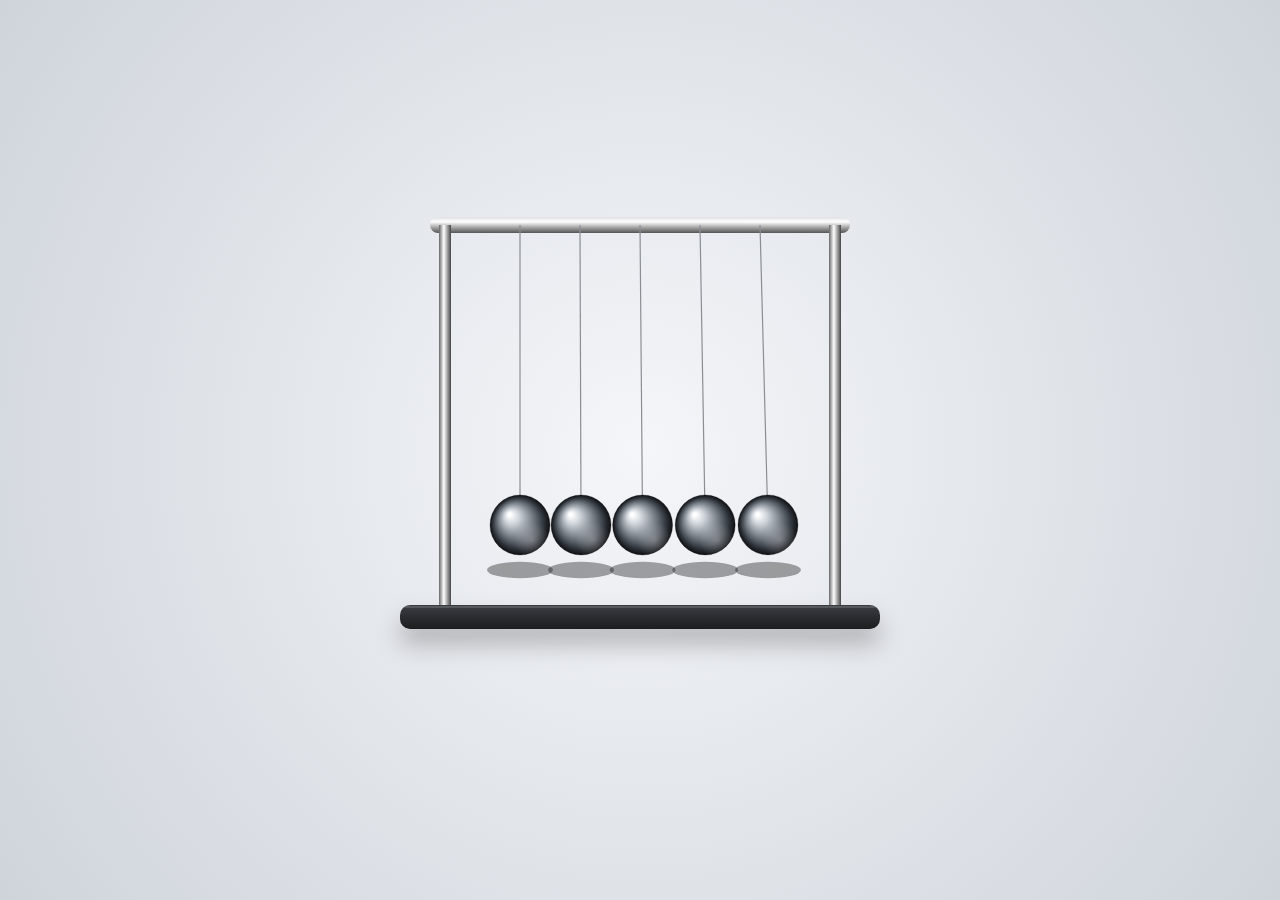
<file: demos/Newtons_cradle-Gemini-Pro-3_1.html>
<!DOCTYPE html>
<html lang="en">
<head>
   <meta charset="UTF-8">
   <meta name="viewport" content="width=device-width, initial-scale=1.0">
   <title>Newton's Cradle</title>
   <style>
       /*
        * Single-file CSS
        * Clean, neutral background using a subtle radial gradient to focus attention on the cradle
        */
       body, html {
           margin: 0;
           padding: 0;
           width: 100%;
           height: 100%;
           overflow: hidden;
           background: radial-gradient(circle at center, #f4f6f9 0%, #cfd4db 100%);
           display: flex;
           justify-content: center;
           align-items: center;
           font-family: sans-serif;
       }

       canvas {
           display: block;
           /* Ensures crisp rendering on high-DPI displays */
           width: 100%;
           height: 100%;
       }
   </style>
</head>
<body>

   <canvas id="cradleCanvas"></canvas>

   <script>
       /**
        * Vanilla JavaScript Newton's Cradle Animation
        * No external libraries. Uses HTML5 Canvas for high-performance, accurate rendering.
        */

       const canvas = document.getElementById('cradleCanvas');
       const ctx = canvas.getContext('2d');

       // ==========================================
       // Physics & Render Constants
       // ==========================================
       const NUM_BALLS = 5;
       const BALL_RADIUS = 30;
       const STRING_LENGTH = 300;
       const MAX_ANGLE = Math.PI / 3.5; // Maximum swing amplitude (~51 degrees)
       const ANIMATION_SPEED = 0.0028;  // Speed multiplier for the physics loop

       // Internal state
       let width, height, dpr;
       let cx, cy;

       // ==========================================
       // Initialization and Responsive Scaling
       // ==========================================
       function resize() {
           width = window.innerWidth;
           height = window.innerHeight;
           // Handle high-resolution/Retina displays
           dpr = window.devicePixelRatio || 1;

           canvas.width = width * dpr;
           canvas.height = height * dpr;

           ctx.scale(dpr, dpr);

           // Center the cradle gracefully
           cx = width / 2;
           cy = height * 0.25;
       }

       window.addEventListener('resize', resize);
       resize();

       // ==========================================
       // Drawing Utility Functions
       // ==========================================

       /**
        * Renders the support frame (top bar and pillars)
        */
       function drawFrame(baseY) {
           const barWidth = NUM_BALLS * BALL_RADIUS * 2 + 120;

           // 1. Draw top metallic bar
           const barHeight = 16;
           const barY = cy - barHeight / 2;

           let gradTop = ctx.createLinearGradient(0, barY, 0, barY + barHeight);
           gradTop.addColorStop(0, '#e0e0e0');
           gradTop.addColorStop(0.3, '#ffffff');
           gradTop.addColorStop(0.7, '#999999');
           gradTop.addColorStop(1, '#555555');

           ctx.fillStyle = gradTop;
           // Rounded rectangle for the top bar
           ctx.beginPath();
           ctx.roundRect(cx - barWidth/2, barY, barWidth, barHeight, 8);
           ctx.fill();

           // 2. Draw side pillars (sleek metal rods)
           const drawPillar = (x) => {
               let gradPillar = ctx.createLinearGradient(x - 6, 0, x + 6, 0);
               gradPillar.addColorStop(0, '#666');
               gradPillar.addColorStop(0.4, '#fff');
               gradPillar.addColorStop(1, '#444');

               ctx.fillStyle = gradPillar;
               ctx.fillRect(x - 6, cy, 12, baseY - cy);
           };

           drawPillar(cx - barWidth/2 + 15);
           drawPillar(cx + barWidth/2 - 15);
       }

       /**
        * Renders the base block to ground the object
        */
       function drawBase(baseY) {
           const baseWidth = NUM_BALLS * BALL_RADIUS * 2 + 180;
           const baseHeight = 24;

           // Drop shadow for the base
           ctx.shadowColor = 'rgba(0, 0, 0, 0.25)';
           ctx.shadowBlur = 25;
           ctx.shadowOffsetY = 15;

           // Base gradient
           let baseGrad = ctx.createLinearGradient(0, baseY, 0, baseY + baseHeight);
           baseGrad.addColorStop(0, '#3a3d42');
           baseGrad.addColorStop(1, '#1b1d1f');

           ctx.fillStyle = baseGrad;
           ctx.beginPath();
           ctx.roundRect(cx - baseWidth/2, baseY, baseWidth, baseHeight, 10);
           ctx.fill();

           // Reset shadow
           ctx.shadowColor = 'transparent';
           ctx.shadowBlur = 0;
           ctx.shadowOffsetY = 0;

           // Base top highlight
           ctx.fillStyle = 'rgba(255, 255, 255, 0.15)';
           ctx.fillRect(cx - baseWidth/2 + 5, baseY + 1, baseWidth - 10, 2);
       }

       /**
        * Renders a highly polished, 3D metallic sphere
        */
       function drawBall(x, y) {
           ctx.beginPath();
           ctx.arc(x, y, BALL_RADIUS, 0, Math.PI * 2);

           // Primary radial gradient for metallic lighting
           let grad = ctx.createRadialGradient(
               x - BALL_RADIUS * 0.35, y - BALL_RADIUS * 0.35, BALL_RADIUS * 0.05,
               x, y, BALL_RADIUS
           );
           grad.addColorStop(0, '#ffffff');     // Bright specular highlight
           grad.addColorStop(0.2, '#d1d6dc');   // Light chrome
           grad.addColorStop(0.6, '#6b727a');   // Mid-tone reflection
           grad.addColorStop(0.85, '#2c3138');  // Dark edge
           grad.addColorStop(1, '#0e1012');     // Deep shadow rim

           ctx.fillStyle = grad;
           ctx.fill();

           // Secondary radial gradient to simulate ambient reflection from the floor
           let reflectGrad = ctx.createRadialGradient(
               x + BALL_RADIUS * 0.4, y + BALL_RADIUS * 0.5, 0,
               x + BALL_RADIUS * 0.4, y + BALL_RADIUS * 0.5, BALL_RADIUS * 0.6
           );
           reflectGrad.addColorStop(0, 'rgba(255, 255, 255, 0.3)');
           reflectGrad.addColorStop(1, 'rgba(255, 255, 255, 0)');

           ctx.fillStyle = reflectGrad;
           ctx.fill();

           // Faint dark outline to ensure distinct edges between touching balls
           ctx.lineWidth = 0.5;
           ctx.strokeStyle = 'rgba(0, 0, 0, 0.5)';
           ctx.stroke();
       }

       /**
        * Renders the dynamic floor shadow based on the ball's elevation
        */
       function drawShadow(x, shadowY, heightOffset) {
           ctx.save();
           ctx.translate(x, shadowY);
           ctx.scale(1, 0.25); // Squash into a perspective ellipse

           ctx.beginPath();
           // As the ball swings up, the shadow shrinks and becomes softer
           let radius = Math.max(0.1, (BALL_RADIUS * 1.1) - heightOffset * 0.4);
           let opacity = Math.max(0, 0.35 - heightOffset * 0.003);

           ctx.arc(0, 0, radius, 0, Math.PI * 2);
           ctx.fillStyle = `rgba(0, 0, 0, ${opacity})`;
           ctx.fill();

           ctx.restore();
       }

       // ==========================================
       // Main Animation Loop
       // ==========================================
       function animate(time) {
           // Clear the canvas for the next frame
           ctx.clearRect(0, 0, width, height);

           // -----------------------------------------------------
           // PHYSICS LOGIC
           // -----------------------------------------------------
           // A sine wave produces perfect pendulum-style harmonic motion.
           // By splitting the negative and positive phases, we achieve a
           // mathematically perfect, seamless transfer of momentum (elastic collision).
           // At angle 0, the derivative (velocity) is highest, simulating max impact energy.
           let masterAngle = MAX_ANGLE * Math.sin(time * ANIMATION_SPEED);

           let angles = new Array(NUM_BALLS).fill(0);

           // Subtle compressive shockwave logic
           // When masterAngle approaches 0 (impact time), a tiny vibration passes through the resting balls
           let impactFactor = Math.max(0, 1 - Math.abs(masterAngle) * 5);
           let vibration = impactFactor * 0.02; // Peak tiny rotation

           if (masterAngle < 0) {
               // Leftmost ball is swinging
               angles[0] = masterAngle;

               // Send a tiny visual shockwave rightward through the stationary balls
               angles[1] = -vibration * 1.0;
               angles[2] = -vibration * 0.5;
               angles[3] = -vibration * 0.2;
           } else {
               // Rightmost ball is swinging
               angles[NUM_BALLS - 1] = masterAngle;

               // Send a tiny visual shockwave leftward through the stationary balls
               angles[NUM_BALLS - 2] = vibration * 1.0;
               angles[NUM_BALLS - 3] = vibration * 0.5;
               angles[NUM_BALLS - 4] = vibration * 0.2;
           }

           // -----------------------------------------------------
           // CALCULATION & RENDERING
           // -----------------------------------------------------
           const baseY = cy + STRING_LENGTH + BALL_RADIUS + 50; // Floor level for the base
           const shadowY = cy + STRING_LENGTH + BALL_RADIUS + 15; // Plane for shadows

           // Draw Base and Frame (rendered behind the strings and balls)
           drawBase(baseY);
           drawFrame(baseY);

           // Pre-calculate positions
           let ballsData = [];
           for (let i = 0; i < NUM_BALLS; i++) {
               // The pivot points are spaced exactly by the diameter of the balls
               let pivotX = cx + (i - (NUM_BALLS - 1) / 2) * (BALL_RADIUS * 2);
               let pivotY = cy;

               // Pendulum kinematics using exact sine/cosine rotation
               let bx = pivotX + STRING_LENGTH * Math.sin(angles[i]);
               let by = pivotY + STRING_LENGTH * Math.cos(angles[i]);

               ballsData.push({ pivotX, pivotY, bx, by, angle: angles[i] });
           }

           // 1. Draw all shadows first so they sit cleanly on the "floor"
           ballsData.forEach(b => {
               let heightOffset = STRING_LENGTH - (b.by - b.pivotY);
               drawShadow(b.bx, shadowY, heightOffset);
           });

           // 2. Draw strings and metallic balls
           ballsData.forEach(b => {
               // Suspension String
               ctx.beginPath();
               ctx.moveTo(b.pivotX, b.pivotY);
               ctx.lineTo(b.bx, b.by); // Draw to center of ball; the ball will cover the endpoint
               ctx.lineWidth = 1.2;
               ctx.strokeStyle = '#8a8e94';
               ctx.stroke();

               // Solid Sphere
               drawBall(b.bx, b.by);
           });

           // Loop smoothly
           requestAnimationFrame(animate);
       }

       // Start animation
       requestAnimationFrame(animate);

   </script>
</body>
</html>
</file>
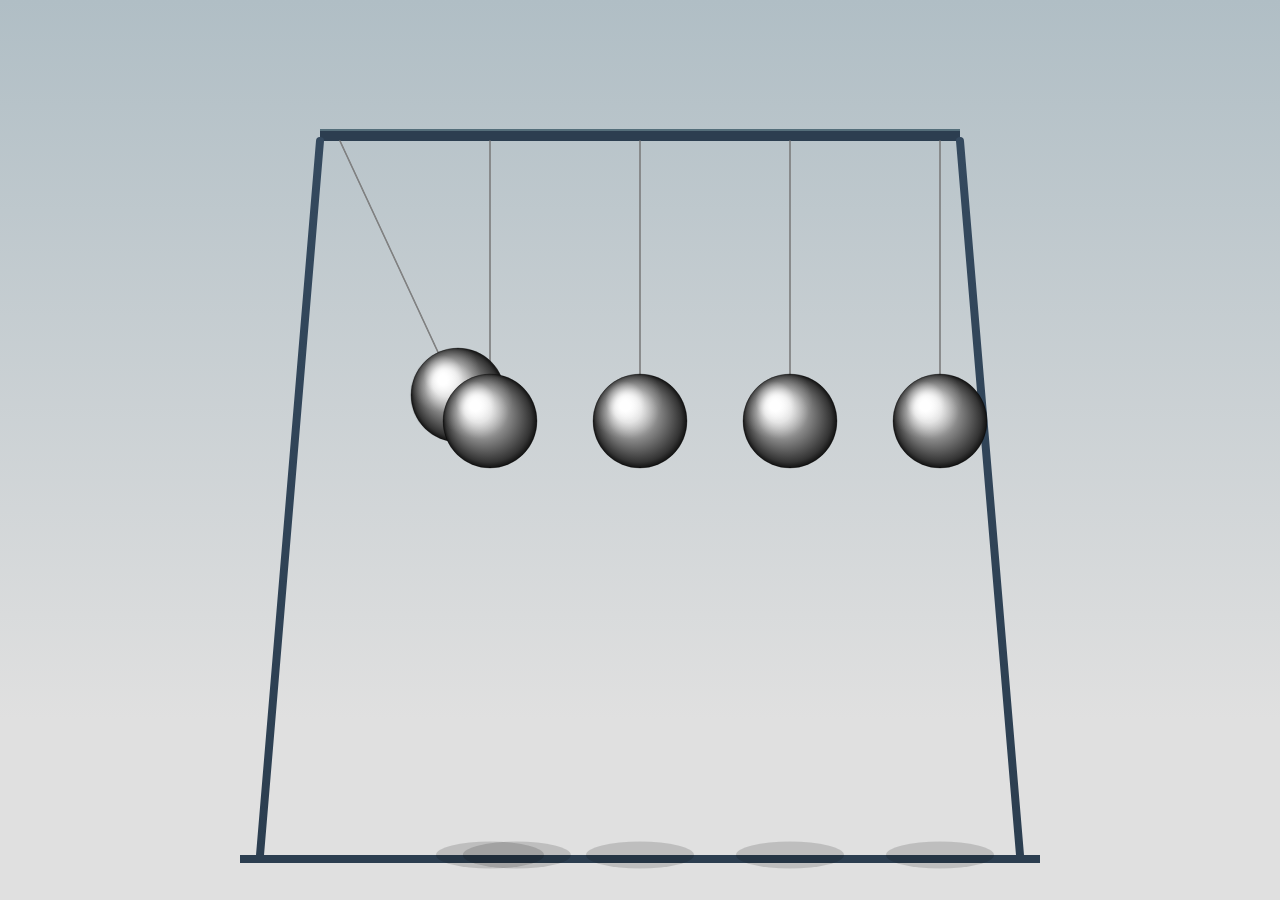
<file: demos/Newtons_cradle-Qwen3.6-no_reasoning-1st-pass.html>
<!DOCTYPE html>
<html lang="en">
<head>
<meta charset="UTF-8">
<meta name="viewport" content="width=device-width, initial-scale=1.0">
<title>Newton's Cradle</title>
<style>
  *, *::before, *::after { margin: 0; padding: 0; box-sizing: border-box; }
  html, body { width: 100%; height: 100%; overflow: hidden; background-color: #e0e0e0; }
  
  /* Centering the canvas */
  body {
    display: flex; 
    justify-content: center; 
    align-items: center;
    background: linear-gradient(to bottom, #b0bec5, #e0e0e0 80%);
  }
  
  canvas { 
    display: block;
    /* crisp rendering for thin strings */
    image-rendering: -webkit-optimize-contrast; 
  }
</style>
</head>
<body>

<canvas id="cradleCanvas"></canvas>

<script>
(function() {
  "use strict";

  /* =========================================
     CONFIGURATION
     ========================================= */
  const CONFIG = {
    ballCount: 5,
    ballRadius: 45,
    stringLength: 280,
    maxAngle: Math.PI / 4.5, // ~40 degrees
    fpsTarget: 60,
    frameColor: '#2c3e50',
    frameHighlight: '#546e7a',
    bgColor: '#e0e0e0'
  };

  /* =========================================
     STATE
     ========================================= */
  const canvas = document.getElementById('cradleCanvas');
  const ctx = canvas.getContext('2d');
  
  // Pre-rendered ball sprite for performance and quality
  let ballSprite = null;
  
  // Scene dimensions
  let width, height;
  let pivotY; // The Y coordinate of the pivot bar center
  let pivotStartX; // Left pivot coordinate
  let pivotStep; // Distance between pivots
  let pivotXs = []; // Array of all pivot X coordinates

  // Physics State
  let angles = new Array(CONFIG.ballCount).fill(0);
  let phase = 0; // 0-3 sequence
  let phaseTimer = 0;
  let lastTime = 0;

  /* =========================================
     INITIALIZATION
     ========================================= */
  function init() {
    resize();
    createBallSprite();
    window.addEventListener('resize', resize);
    requestAnimationFrame(loop);
  }

  function resize() {
    // Handle High DPI displays
    const dpr = window.devicePixelRatio || 1;
    width = window.innerWidth;
    height = window.innerHeight;
    
    canvas.width = width * dpr;
    canvas.height = height * dpr;
    canvas.style.width = `${width}px`;
    canvas.style.height = `${height}px`;
    ctx.scale(dpr, dpr);

    // Calculate geometry based on new size
    // We center the cradle horizontally
    const cradleWidth = Math.min(width * 0.8, 600);
    pivotXs = [];
    for (let i = 0; i < CONFIG.ballCount; i++) {
      // Evenly distribute pivots
      pivotXs.push((width - cradleWidth) / 2 + (cradleWidth / (CONFIG.ballCount - 1)) * i);
    }
    
    // Pivot Y is at 15% from top
    pivotY = height * 0.15; 
  }

  /* =========================================
     SPRITE GENERATION
     ========================================= */
  function createBallSprite() {
    const size = (CONFIG.ballRadius * 2) + 10; // Buffer for reflection
    ballSprite = document.createElement('canvas');
    ballSprite.width = size;
    ballSprite.height = size;
    const sCtx = ballSprite.getContext('2d');
    const center = size / 2;
    const radius = CONFIG.ballRadius + 2;

    // 1. Base Chrome Sphere
    const grad = sCtx.createRadialGradient(center - 15, center - 15, 5, center, center, radius);
    grad.addColorStop(0, '#ffffff');
    grad.addColorStop(0.2, '#e0e0e0');
    grad.addColorStop(0.5, '#888888');
    grad.addColorStop(0.9, '#333333');
    grad.addColorStop(1, '#111111');

    sCtx.fillStyle = grad;
    sCtx.beginPath();
    sCtx.arc(center, center, radius, 0, Math.PI * 2);
    sCtx.fill();

    // 2. Specular Highlight (Glossy top-left)
    const specGrad = sCtx.createRadialGradient(center - 15, center - 20, 2, center - 15, center - 20, radius * 0.8);
    specGrad.addColorStop(0, 'rgba(255, 255, 255, 0.9)');
    specGrad.addColorStop(0.5, 'rgba(255, 255, 255, 0.2)');
    specGrad.addColorStop(1, 'rgba(255, 255, 255, 0)');

    sCtx.fillStyle = specGrad;
    sCtx.beginPath();
    sCtx.arc(center, center, radius, 0, Math.PI * 2);
    sCtx.fill();

    // 3. Rim Light / Edge
    sCtx.beginPath();
    sCtx.arc(center, center, radius, 0, Math.PI * 2);
    sCtx.strokeStyle = 'rgba(0,0,0,0.3)';
    sCtx.lineWidth = 1;
    sCtx.stroke();
  }

  /* =========================================
     PHYSICS ENGINE
     ========================================= */
  function updatePhysics(dt) {
    // dt is in seconds, but we scale it for simulation speed
    // The sequence is divided into phases.
    // Total cycle time:
    const swingTime = 0.35; // Time for a ball to go max angle -> 0
    const impactTime = 0.05;
    const transitionTime = 0.08; // Fade time for the receiving ball
    const phaseDuration = swingTime;

    // Accumulate time
    phaseTimer += dt;

    // Determine which phase of the 4-step cycle we are in (0-3)
    // 0: Left swings in -> Hits
    // 1: Right swings out -> Returns (Transfer happened)
    // 2: Right swings in -> Hits
    // 3: Left swings out -> Returns (Transfer happened)
    
    const totalCycleTime = phaseDuration * 4;
    const cycleTime = phaseTimer % totalCycleTime;
    const currentPhase = Math.floor(cycleTime / phaseDuration);
    const phaseProgress = (cycleTime % phaseDuration) / phaseDuration; // 0.0 to 1.0

    // Reset angles to 0 for calculation
    for (let i = 0; i < CONFIG.ballCount; i++) {
      angles[i] = 0;
    }

    // Logic for Pendulum Motion (Simple Harmonic Motion approx)
    // x(t) = A * cos(wt)
    
    if (currentPhase === 0) {
      // Phase 0: Left Ball swings IN (Angle goes -Max -> 0)
      // Ball 0 (Leftmost) moves
      // Angle should go from -Max to 0
      const swing = Math.cos(phaseProgress * Math.PI);
      angles[0] = -CONFIG.maxAngle * swing;
    } 
    else if (currentPhase === 1) {
      // Phase 1: Left stops, Right Ball swings OUT (0 -> Max)
      // This is the visual "transfer" phase. 
      // We fade the Left ball down and fade the Right ball up.
      
      // Left ball (0)
      angles[0] = -CONFIG.maxAngle * (1 - phaseProgress);
      
      // Right ball (4) starts moving
      if (phaseProgress > 0.2) { // Delay start slightly for impact
        const rightProgress = (phaseProgress - 0.2) / 0.8;
        angles[4] = CONFIG.maxAngle * Math.cos(rightProgress * Math.PI * 0.5);
      }
    }
    else if (currentPhase === 2) {
      // Phase 2: Right Ball swings IN (Angle goes Max -> 0)
      angles[4] = CONFIG.maxAngle * Math.cos(phaseProgress * Math.PI);
    }
    else if (currentPhase === 3) {
      // Phase 3: Right stops, Left Ball swings OUT (0 -> -Max)
      // Fade Right ball down, fade Left ball up
      angles[4] = CONFIG.maxAngle * (1 - phaseProgress);
      
      if (phaseProgress > 0.2) {
        const leftProgress = (phaseProgress - 0.2) / 0.8;
        angles[0] = -CONFIG.maxAngle * Math.cos(leftProgress * Math.PI * 0.5);
      }
    }

    // Subtle impact compression (Middle balls vibrate slightly)
    // We can add a tiny sine wave based on phase transition, but let's keep it clean
    // to avoid visual noise.
  }

  /* =========================================
     RENDERER
     ========================================= */
  function draw() {
    ctx.clearRect(0, 0, width, height);

    const pivotBarY = pivotY;
    const pivotBarThickness = 12;
    const leftPivot = pivotXs[0];
    const rightPivot = pivotXs[pivotXs.length - 1];
    const barLength = rightPivot - leftPivot;

    // 1. Draw Frame (Background elements)
    drawFrame(leftPivot, rightPivot, pivotBarY, pivotBarThickness);

    // 2. Draw Shadows (Before strings/balls)
    for (let i = 0; i < CONFIG.ballCount; i++) {
      drawShadow(pivotXs[i], i, pivotBarY);
    }

    // 3. Draw Strings (Behind balls)
    for (let i = 0; i < CONFIG.ballCount; i++) {
      const pivotX = pivotXs[i];
      // Calculate ball position based on angle
      const ballX = pivotX + CONFIG.stringLength * Math.sin(angles[i]);
      const ballY = pivotBarY + pivotBarThickness / 2 + CONFIG.stringLength * Math.cos(angles[i]);
      
      // Update stored positions for the sprite loop
      // We store the current computed angle/position in a temporary array if we needed it elsewhere,
      // but here we just pass it to the draw function.
      drawString(pivotX, pivotBarY + pivotBarThickness / 2, ballX, ballY);
    }

    // 4. Draw Balls
    // We re-calculate positions to ensure sprite coordinates match the strings perfectly
    for (let i = 0; i < CONFIG.ballCount; i++) {
      const pivotX = pivotXs[i];
      const pivotYLoc = pivotBarY + pivotBarThickness / 2;
      
      const ballX = pivotX + CONFIG.stringLength * Math.sin(angles[i]);
      const ballY = pivotYLoc + CONFIG.stringLength * Math.cos(angles[i]);

      if (ballSprite) {
        // Draw the sprite centered on the calculated ballY
        ctx.drawImage(ballSprite, ballX - ballSprite.width / 2, ballY - ballSprite.height / 2);
      }
    }
  }

  function drawFrame(lX, rX, pY, thickness) {
    const barY = pY;
    
    // Main Horizontal Bar
    ctx.fillStyle = CONFIG.frameColor;
    ctx.fillRect(lX - 20, barY - thickness/2, (rX - lX) + 40, thickness);
    
    // Bar Highlight
    ctx.fillStyle = CONFIG.frameHighlight;
    ctx.fillRect(lX - 20, barY - thickness/2, (rX - lX) + 40, 2);

    // Legs (A-frame style)
    const legWidth = 8;
    const footSpread = 60;
    const groundY = height * 0.95; // Feet position

    // Left Leg
    const lPivotX = lX - 20;
    const lPivotY = barY + thickness/2;
    const lFootX = lPivotX - footSpread;
    
    ctx.lineWidth = legWidth;
    ctx.lineCap = 'round';
    
    // Gradient for legs
    const legGrad = ctx.createLinearGradient(lPivotX, lPivotY, lFootX, groundY);
    legGrad.addColorStop(0, '#34495e');
    legGrad.addColorStop(1, '#2c3e50');
    ctx.strokeStyle = legGrad;

    ctx.beginPath();
    ctx.moveTo(lPivotX, lPivotY);
    ctx.lineTo(lFootX, groundY);
    ctx.stroke();

    // Right Leg
    const rPivotX = rX + 20;
    const rPivotY = barY + thickness/2;
    const rFootX = rPivotX + footSpread;

    const legGrad2 = ctx.createLinearGradient(rPivotX, rPivotY, rFootX, groundY);
    legGrad2.addColorStop(0, '#34495e');
    legGrad2.addColorStop(1, '#2c3e50');
    ctx.strokeStyle = legGrad2;

    ctx.beginPath();
    ctx.moveTo(rPivotX, rPivotY);
    ctx.lineTo(rFootX, groundY);
    ctx.stroke();

    // Base Bar
    ctx.fillStyle = '#2c3e50';
    ctx.fillRect(lFootX - 20, groundY, (rFootX - lFootX) + 40, 8);
  }

  function drawString(px, py, bx, by) {
    ctx.beginPath();
    ctx.moveTo(px, py);
    ctx.lineTo(bx, by);
    ctx.strokeStyle = '#666';
    ctx.lineWidth = 1.5;
    ctx.stroke();
    
    // Highlight on string
    ctx.beginPath();
    ctx.moveTo(px, py);
    ctx.lineTo(bx, by);
    ctx.strokeStyle = 'rgba(255,255,255,0.4)';
    ctx.lineWidth = 0.5;
    ctx.stroke();
  }

  function drawShadow(pivotX, index, pY) {
    // Shadow is always on the "ground" (approximate)
    // It should move slightly based on ball X position to look realistic
    const ballX = pivotX + CONFIG.stringLength * Math.sin(angles[index]);
    
    // Offset from the ball's actual X to make it look grounded
    const shadowY = height * 0.95;
    
    const dx = ballX - pivotX;
    const shadowX = pivotX + dx * 1.5; // Parallax effect for depth

    ctx.beginPath();
    ctx.ellipse(shadowX, shadowY, CONFIG.ballRadius * 1.2, CONFIG.ballRadius * 0.3, 0, 0, Math.PI * 2);
    ctx.fillStyle = 'rgba(0, 0, 0, 0.15)';
    ctx.fill();
  }

  /* =========================================
     MAIN LOOP
     ========================================= */
  function loop(timestamp) {
    if (!lastTime) lastTime = timestamp;
    const dt = (timestamp - lastTime) / 1000; // Delta time in seconds
    lastTime = timestamp;

    // Clamp dt to prevent explosion on tab switch
    const safeDt = Math.min(dt, 0.1); 

    // Update physics
    // We multiply time by a speed factor to control swing speed
    updatePhysics(safeDt * 1.5);

    // Render
    draw();

    requestAnimationFrame(loop);
  }

  // Start
  init();

})();
</script>
</body>
</html>
</file>
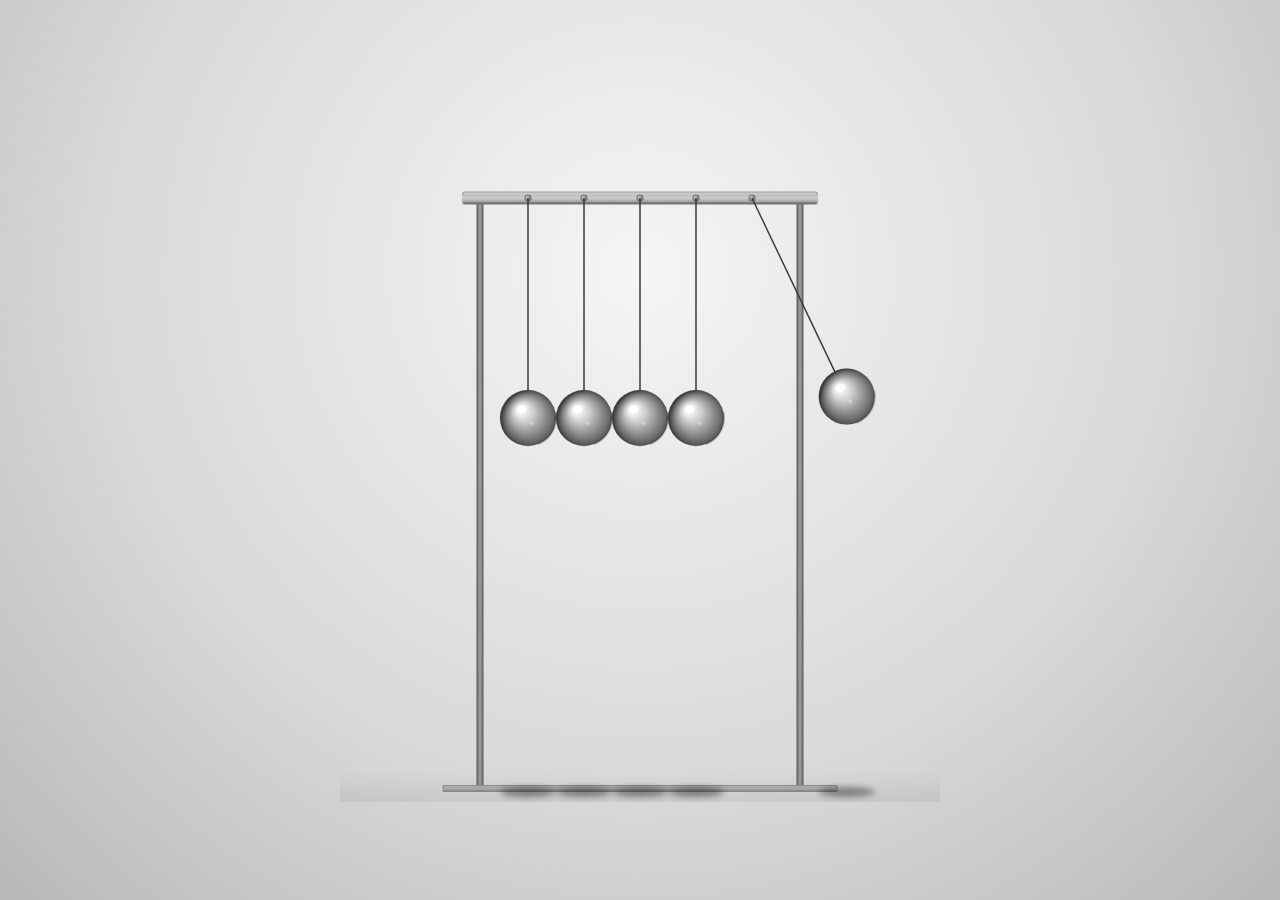
<file: demos/Newtons_cradle-Qwen3.6-reasoning.html>
<!DOCTYPE html>
<html lang="en">
<head>
    <meta charset="UTF-8">
    <meta name="viewport" content="width=device-width, initial-scale=1.0">
    <title>Newton's Cradle</title>
    <style>
        * { margin: 0; padding: 0; box-sizing: border-box; }
        html, body {
            width: 100%; height: 100%;
            overflow: hidden;
        }
        body {
            display: flex;
            justify-content: center;
            align-items: center;
            background: radial-gradient(ellipse at 50% 30%, #f5f5f5 0%, #d8d8d8 60%, #b8b8b8 100%);
        }
        canvas {
            display: block;
        }
    </style>
</head>
<body>
<canvas id="cradle"></canvas>
<script>
(function () {
    "use strict";

    // ── Constants ──────────────────────────────────────────────
    const NUM_BALLS      = 5;
    const BALL_RADIUS    = 28;
    const STRING_LENGTH  = 220;
    const MAX_ANGLE      = 26 * Math.PI / 180;   // peak swing angle in radians
    const CYCLE_PERIOD   = 2.2;                  // seconds for one full animation cycle
    const IMPACT_VIB_AMP = 0.007;                // tiny angle for middle-ball vibration
    const IMPACT_VIB_DECAY = 18;                 // Gaussian decay rate for vibration

    // ── Canvas Setup ───────────────────────────────────────────
    const canvas = document.getElementById("cradle");
    const ctx    = canvas.getContext("2d");

    function resize() {
        canvas.width  = window.innerWidth;
        canvas.height = window.innerHeight;
    }
    window.addEventListener("resize", resize);
    resize();

    // ── Animation Timing ───────────────────────────────────────
    let startTime = performance.now();

    /**
     * Compute the swing angle for a given ball at a normalized time u ∈ [0,1).
     *
     * Cycle structure (one full period):
     *   Phase 1  [0.00, 0.25):  Ball 0 swings from -MAX → 0  (left → center)
     *   Phase 2  [0.25, 0.50):  Ball 4 swings from  0 → +MAX (center → right)
     *   Phase 3  [0.50, 0.75):  Ball 4 swings from +MAX → 0  (right → center)
     *   Phase 4  [0.75, 1.00):  Ball 0 swings from  0 → -MAX (center → left)
     *
     * The motion within each half-phase uses a sin/cos profile that
     * produces smooth acceleration (pendulum-like easing).
     */
    function getBallAngle(index, u) {
        let angle = 0;

        if (index === 0) {
            // ── Leftmost ball ──────────────────────────────────
            if (u < 0.25) {
                // Phase 1: -MAX → 0
                let v = u / 0.25;                          // 0 → 1
                angle = -MAX_ANGLE * Math.cos(Math.PI * v / 2);
            } else if (u < 0.75) {
                // Phases 2-3: at rest
                angle = 0;
            } else {
                // Phase 4: 0 → -MAX
                let v = (u - 0.75) / 0.25;                 // 0 → 1
                angle = -MAX_ANGLE * Math.sin(Math.PI * v / 2);
            }
        } else if (index === 4) {
            // ── Rightmost ball ─────────────────────────────────
            if (u >= 0.25 && u < 0.50) {
                // Phase 2: 0 → +MAX
                let v = (u - 0.25) / 0.25;                 // 0 → 1
                angle =  MAX_ANGLE * Math.sin(Math.PI * v / 2);
            } else if (u >= 0.50 && u < 0.75) {
                // Phase 3: +MAX → 0
                let v = (u - 0.50) / 0.25;                 // 0 → 1
                angle =  MAX_ANGLE * Math.cos(Math.PI * v / 2);
            }
            // Phases 1,4: at rest
        }

        // ── Middle balls (1, 2, 3): tiny vibration at impact ───
        if (index >= 1 && index <= 3) {
            for (let impact of [0.25, 0.75]) {
                let dist = Math.abs(u - impact);
                if (dist < 0.04) {
                    // Gaussian envelope × high-frequency sinusoid
                    angle += IMPACT_VIB_AMP
                        * Math.exp(-IMPACT_VIB_DECAY * dist * dist)
                        * Math.cos(20 * Math.PI * (u - impact));
                }
            }
        }

        return angle;
    }

    // ── Drawing Helpers ────────────────────────────────────────

    /**
     * Draw the support frame: two vertical posts, one horizontal bar, and a base.
     */
    function drawFrame(cx, pivotY, floorY) {
        let halfSpread = (NUM_BALLS - 1) * BALL_RADIUS;
        let frameLeft  = cx - halfSpread - 48;
        let frameRight = cx + halfSpread + 48;
        let postW      = 7;
        let barH       = 13;

        // ── Posts ──────────────────────────────────────────────
        // Gradient for metallic post look
        function postGrad(x) {
            let g = ctx.createLinearGradient(x - postW / 2, 0, x + postW / 2, 0);
            g.addColorStop(0, "#5a5a5a");
            g.addColorStop(0.35, "#888");
            g.addColorStop(0.5, "#aaa");
            g.addColorStop(0.65, "#888");
            g.addColorStop(1, "#5a5a5a");
            return g;
        }

        ctx.fillStyle = postGrad(frameLeft);
        ctx.fillRect(frameLeft - postW / 2, pivotY - 4, postW, floorY - pivotY + 4);

        ctx.fillStyle = postGrad(frameRight);
        ctx.fillRect(frameRight - postW / 2, pivotY - 4, postW, floorY - pivotY + 4);

        // ── Top bar ────────────────────────────────────────────
        let barL = frameLeft - 18, barW = frameRight - frameLeft + 36;
        let g = ctx.createLinearGradient(0, pivotY - barH / 2, 0, pivotY + barH / 2);
        g.addColorStop(0, "#999");
        g.addColorStop(0.25, "#bbb");
        g.addColorStop(0.5, "#ccc");
        g.addColorStop(0.75, "#aaa");
        g.addColorStop(1, "#777");
        ctx.fillStyle = g;
        roundRect(ctx, barL, pivotY - barH / 2, barW, barH, 3);
        ctx.fill();

        // Top-edge highlight
        ctx.fillStyle = "rgba(255,255,255,0.35)";
        roundRect(ctx, barL + 2, pivotY - barH / 2 + 1, barW - 4, 2, 1);
        ctx.fill();

        // Bottom-edge shadow
        ctx.fillStyle = "rgba(0,0,0,0.15)";
        roundRect(ctx, barL + 2, pivotY + barH / 2 - 2.5, barW - 4, 2, 1);
        ctx.fill();

        // ── Base plate ─────────────────────────────────────────
        let baseH = 7;
        let baseL = frameLeft - 38, baseW = frameRight - frameLeft + 76;
        g = ctx.createLinearGradient(0, floorY - baseH, 0, floorY + 2);
        g.addColorStop(0, "#888");
        g.addColorStop(0.4, "#aaa");
        g.addColorStop(1, "#666");
        ctx.fillStyle = g;
        roundRect(ctx, baseL, floorY - baseH, baseW, baseH, 2);
        ctx.fill();

        ctx.fillStyle = "rgba(255,255,255,0.2)";
        roundRect(ctx, baseL + 2, floorY - baseH + 1, baseW - 4, 1.5, 1);
        ctx.fill();

        // ── Pivot dots ─────────────────────────────────────────
        for (let i = 0; i < NUM_BALLS; i++) {
            let px = cx + (i - 2) * BALL_RADIUS * 2;
            ctx.beginPath();
            ctx.arc(px, pivotY, 3.5, 0, Math.PI * 2);
            let pg = ctx.createRadialGradient(px - 1, pivotY - 1, 0, px, pivotY, 4);
            pg.addColorStop(0, "#ccc");
            pg.addColorStop(1, "#555");
            ctx.fillStyle = pg;
            ctx.fill();
        }
    }

    /**
     * Draw a thin suspension string from pivot to ball.
     */
    function drawString(px, py, bx, by) {
        ctx.beginPath();
        ctx.moveTo(px, py);
        ctx.lineTo(bx, by);
        ctx.strokeStyle = "#3a3a3a";
        ctx.lineWidth = 1.5;
        ctx.stroke();
    }

    /**
     * Draw a drop-shadow ellipse beneath a ball, projected onto the floor.
     */
    function drawShadow(bx, by, floorY) {
        let heightRatio = (by - (canvas.height * 0.25)) / STRING_LENGTH;
        let scale = 1 + Math.max(0, -heightRatio) * 0.25;
        let alpha = 0.22 * Math.max(0.3, 1 + heightRatio);

        ctx.save();
        ctx.beginPath();
        ctx.ellipse(bx, floorY, BALL_RADIUS * scale, 5 * scale, 0, 0, Math.PI * 2);
        ctx.fillStyle = "rgba(0,0,0," + alpha.toFixed(3) + ")";
        ctx.filter = "blur(3px)";
        ctx.fill();
        ctx.filter = "none";
        ctx.restore();
    }

    /**
     * Draw a single metallic sphere with specular highlights and rim shading.
     */
    function drawBall(bx, by) {
        let r = BALL_RADIUS;

        // ── Main metallic gradient ─────────────────────────────
        // Light source is top-left; gradient centre offset accordingly
        let g = ctx.createRadialGradient(
            bx - r * 0.30, by - r * 0.35, r * 0.02,
            bx + r * 0.10, by + r * 0.05, r * 1.05
        );
        g.addColorStop(0,   "#ffffff");
        g.addColorStop(0.12,"#f2f2f2");
        g.addColorStop(0.30,"#d4d4d4");
        g.addColorStop(0.55,"#a0a0a0");
        g.addColorStop(0.80,"#6e6e6e");
        g.addColorStop(1,   "#3d3d3d");

        ctx.beginPath();
        ctx.arc(bx, by, r, 0, Math.PI * 2);
        ctx.fillStyle = g;
        ctx.fill();

        // ── Primary specular highlight ─────────────────────────
        ctx.save();
        ctx.beginPath();
        ctx.ellipse(bx - r * 0.22, by - r * 0.30, r * 0.20, r * 0.14, -0.45, 0, Math.PI * 2);
        ctx.fillStyle = "rgba(255,255,255,0.75)";
        ctx.fill();
        ctx.restore();

        // ── Secondary (softer) highlight ───────────────────────
        ctx.save();
        ctx.beginPath();
        ctx.ellipse(bx + r * 0.12, by + r * 0.18, r * 0.10, r * 0.065, 0.6, 0, Math.PI * 2);
        ctx.fillStyle = "rgba(255,255,255,0.28)";
        ctx.fill();
        ctx.restore();

        // ── Bottom-right rim shadow for depth ──────────────────
        ctx.save();
        ctx.beginPath();
        ctx.arc(bx, by, r, -0.2, 1.2);
        ctx.strokeStyle = "rgba(0,0,0,0.18)";
        ctx.lineWidth = 2.5;
        ctx.stroke();
        ctx.restore();

        // ── Crisp outline ──────────────────────────────────────
        ctx.beginPath();
        ctx.arc(bx, by, r, 0, Math.PI * 2);
        ctx.strokeStyle = "rgba(0,0,0,0.12)";
        ctx.lineWidth = 0.8;
        ctx.stroke();
    }

    // Rounded-rectangle helper
    function roundRect(ctx, x, y, w, h, r) {
        ctx.beginPath();
        ctx.moveTo(x + r, y);
        ctx.lineTo(x + w - r, y);
        ctx.arcTo(x + w, y,     x + w, y + r, r);
        ctx.lineTo(x + w, y + h - r);
        ctx.arcTo(x + w, y + h, x + w - r, y + h, r);
        ctx.lineTo(x + r, y + h);
        ctx.arcTo(x,     y + h, x,     y + h - r, r);
        ctx.lineTo(x,     y + r);
        ctx.arcTo(x,     y,     x + r, y,     r);
        ctx.closePath();
    }

    // ── Main Render Loop ──────────────────────────────────────

    function render() {
        let elapsed  = (performance.now() - startTime) / 1000;
        let u        = (elapsed % CYCLE_PERIOD) / CYCLE_PERIOD;  // normalised 0-1

        let W = canvas.width;
        let H = canvas.height;

        // Clear
        ctx.clearRect(0, 0, W, H);

        // Layout parameters
        let centerX = W / 2;
        let pivotY  = H * 0.22;
        let floorY  = H * 0.88;

        // Draw floor subtle gradient
        let floorG = ctx.createLinearGradient(0, floorY - 20, 0, floorY + 10);
        floorG.addColorStop(0, "rgba(0,0,0,0)");
        floorG.addColorStop(1, "rgba(0,0,0,0.06)");
        ctx.fillStyle = floorG;
        ctx.fillRect(centerX - 300, floorY - 20, 600, 30);

        // Draw frame
        drawFrame(centerX, pivotY, floorY);

        // Draw each ball (back → front order; all balls same depth)
        for (let i = 0; i < NUM_BALLS; i++) {
            let restX = centerX + (i - 2) * BALL_RADIUS * 2;
            let angle = getBallAngle(i, u);

            // Pendulum position
            let bx = restX + STRING_LENGTH * Math.sin(angle);
            let by = pivotY  + STRING_LENGTH * Math.cos(angle);

            drawShadow(bx, by, floorY);
            drawString(restX, pivotY, bx, by);
            drawBall(bx, by);
        }

        requestAnimationFrame(render);
    }

    requestAnimationFrame(render);
})();
</script>
</body>
</html>
</file>
<file: style.css>
:root {
  --bg: #0d1117;
  --card: #161b22;
  --border: #30363d;
  --text: #c9d1d9;
  --text-muted: #8b949e;
  --accent: #58a6ff;
  --green: #3fb950;
  --orange: #d29922;
  --red: #f85149;
}
* { margin: 0; padding: 0; box-sizing: border-box; }
body {
  font-family: -apple-system, BlinkMacSystemFont, 'Segoe UI', Roboto, sans-serif;
  background: var(--bg);
  color: var(--text);
  line-height: 1.6;
  max-width: 800px;
  margin: 0 auto;
  padding: 2rem 1rem;
}
h1 { font-size: 2rem; margin-bottom: 0.25rem; }
h1 span { color: var(--accent); }
h2 { font-size: 1.15rem; margin-bottom: 0.75rem; }
.subtitle { color: var(--text-muted); margin-bottom: 2rem; }
.card {
  background: var(--card);
  border: 1px solid var(--border);
  border-radius: 8px;
  padding: 1.5rem;
  margin-bottom: 1rem;
}
label { display: block; margin-bottom: 0.5rem; font-weight: 600; }
select, input {
  width: 100%;
  padding: 0.6rem;
  background: #0d1117;
  border: 1px solid var(--border);
  border-radius: 6px;
  color: var(--text);
  font-size: 0.95rem;
  margin-bottom: 1rem;
}
select:focus, input:focus { outline: none; border-color: var(--accent); }

/* ── Usage tier slider ── */
.usage-tier-section {
  margin-bottom: 1rem;
  padding: 0.8rem 1rem;
  background: #0d1117;
  border: 1px solid var(--border);
  border-radius: 8px;
}
.usage-tier-section label {
  margin-bottom: 0.5rem;
  display: block;
  font-weight: 700;
  font-size: 0.95rem;
}
.usage-tier-section input[type="range"] {
  -webkit-appearance: none;
  appearance: none;
  width: 96%;
  height: 6px;
  background: var(--border);
  border-radius: 3px;
  outline: none;
  margin: 0.3rem auto 0.4rem;
  padding: 0;
  border: none;
  display: block;
}
.usage-tier-section input[type="range"]::-webkit-slider-thumb {
  -webkit-appearance: none;
  appearance: none;
  width: 18px;
  height: 18px;
  border-radius: 50%;
  background: var(--accent);
  cursor: pointer;
  border: 2px solid var(--bg);
  box-shadow: 0 0 0 1px var(--accent);
}
.usage-tier-section input[type="range"]::-moz-range-thumb {
  width: 18px;
  height: 18px;
  border-radius: 50%;
  background: var(--accent);
  cursor: pointer;
  border: 2px solid var(--bg);
  box-shadow: 0 0 0 1px var(--accent);
}
.usage-tier-labels {
  display: flex;
  justify-content: space-between;
  width: 96%;
  margin: 0 auto 0.5rem;
  font-size: 0.75rem;
  color: var(--text-muted);
}
.usage-tier-labels span {
  text-align: center;
  flex: 0 0 auto;
}
.usage-tier-desc {
  font-size: 0.85rem;
  color: var(--orange);
  margin-top: 0.4rem;
  text-align: center;
  min-height: 1.5em;
}
.usage-tier-desc strong {
  color: var(--text);
}
.badge {
  display: inline-block;
  padding: 0.2rem 0.5rem;
  border-radius: 12px;
  font-size: 0.8rem;
  font-weight: 600;
}
.badge-green { background: rgba(63, 185, 80, 0.15); color: var(--green); }
.badge-orange { background: rgba(210, 153, 34, 0.15); color: var(--orange); }
.badge-red { background: rgba(248, 81, 73, 0.15); color: var(--red); }
.command-block {
  background: #0d1117;
  border: 1px solid var(--border);
  border-radius: 6px;
  padding: 1rem 2.4rem 1rem 1rem;
  font-family: 'Cascadia Code', 'Fira Code', 'JetBrains Mono', monospace;
  font-size: 0.85rem;
  line-height: 1.55;
  white-space: pre-wrap;
  overflow-wrap: break-word;
  word-break: normal;
  overflow-x: auto;
  position: relative;
}
.command-block .tok {
  white-space: nowrap;
  display: inline;
}
.command-block.small { font-size: 0.8rem; }
.copy-btn {
  position: absolute;
  top: 0.5rem;
  right: 0.5rem;
  background: var(--card);
  border: 1px solid var(--border);
  color: var(--text-muted);
  width: 1.6rem;
  height: 1.6rem;
  padding: 0;
  border-radius: 4px;
  cursor: pointer;
  display: flex;
  align-items: center;
  justify-content: center;
  transition: background 0.15s, color 0.15s;
  z-index: 1;
}
.copy-btn:hover {
  background: var(--border);
  color: var(--text);
}
.copy-btn svg {
  width: 1rem;
  height: 1rem;
  fill: currentColor;
}
.stat-grid {
  display: grid;
  grid-template-columns: repeat(auto-fit, minmax(140px, 1fr));
  gap: 1rem;
  margin: 1rem 0;
}
.stat { text-align: center; }
.stat-value { font-size: 1.5rem; font-weight: 700; }
.stat-label { font-size: 0.8rem; color: var(--text-muted); }
.hidden { display: none; }
hr { border: none; border-top: 1px solid var(--border); margin: 1.5rem 0; }
a { color: var(--accent); }
code {
  background: rgba(88, 166, 255, 0.1);
  padding: 0.1em 0.3em;
  border-radius: 3px;
  font-size: 0.85em;
}
.loading {
  text-align: center;
  padding: 3rem 0;
  color: var(--text-muted);
}

/* Step list for setup guide */
.steps { counter-reset: step; margin: 0; padding: 0; }
.step {
  list-style: none;
  margin-bottom: 1rem;
  padding-left: 2.2rem;
  position: relative;
}
.step::before {
  counter-increment: step;
  content: counter(step);
  position: absolute;
  left: 0;
  top: 0;
  width: 1.5rem;
  height: 1.5rem;
  border-radius: 50%;
  background: var(--accent);
  color: #fff;
  font-size: 0.75rem;
  font-weight: 700;
  display: flex;
  align-items: center;
  justify-content: center;
}
.step-title {
  font-weight: 600;
  margin-bottom: 0.3rem;
}
.step-desc {
  font-size: 0.9rem;
  color: var(--text-muted);
  margin-bottom: 0.4rem;
}
.step .command-block {
  margin-top: 0.3rem;
}
.step-note {
  font-size: 0.85rem;
  color: var(--orange);
  margin-top: 0.3rem;
}

/* ── Model selector cards ── */
.model-option {
  background: #0d1117;
  border: 1px solid var(--border);
  border-radius: 8px;
  padding: 0.9rem 1rem;
  margin-bottom: 0.6rem;
  cursor: pointer;
  transition: border-color 0.15s, background 0.15s;
}
.model-option:hover {
  background: #111820;
}
.model-option.selected {
  border-color: var(--accent);
  background: rgba(88, 166, 255, 0.06);
}
.model-option-header {
  display: flex;
  justify-content: space-between;
  align-items: center;
  margin-bottom: 0.3rem;
}
.model-option-name {
  font-weight: 700;
  font-size: 0.95rem;
}
.model-option-arch {
  font-size: 0.75rem;
  color: var(--text-muted);
  background: var(--card);
  padding: 0.1rem 0.4rem;
  border-radius: 4px;
  white-space: nowrap;
}
.model-option-details {
  display: flex;
  gap: 0.8rem;
  font-size: 0.8rem;
  color: var(--text-muted);
  margin-bottom: 0.4rem;
  flex-wrap: wrap;
  justify-content: space-between;
}
.model-option-stat {
  white-space: nowrap;
}
.model-option-file {
  overflow: hidden;
  text-overflow: ellipsis;
  white-space: nowrap;
  min-width: 0;
}
.model-option-quant {
  white-space: nowrap;
  background: rgba(88, 166, 255, 0.12);
  border: 1px solid var(--accent);
  border-radius: 4px;
  padding: 0.1rem 0.4rem;
  font-size: 0.72rem;
  cursor: pointer;
  transition: background 0.15s;
  flex-shrink: 0;
  font-weight: 600;
  color: var(--accent);
  margin: 0 0.3rem;
}
.model-option-quant:hover {
  background: rgba(88, 166, 255, 0.25);
}
.model-option-quant-static {
  white-space: nowrap;
  background: rgba(88, 166, 255, 0.08);
  border-radius: 4px;
  padding: 0.1rem 0.4rem;
  font-size: 0.72rem;
  flex-shrink: 0;
  font-weight: 600;
  color: var(--accent);
  margin: 0 0.3rem;
}

/* ── Quant variant dropdown ── */
.quant-menu {
  z-index: 100;
  background: var(--card);
  border: 1px solid var(--accent);
  border-radius: 6px;
  padding: 0.3rem;
  box-shadow: 0 8px 24px rgba(0,0,0,0.5);
  width: max-content;
  min-width: 180px;
}
.quant-menu-item {
  display: flex;
  align-items: center;
  gap: 0.5rem;
  padding: 0.4rem 0.5rem;
  border-radius: 4px;
  cursor: pointer;
  font-size: 0.8rem;
  transition: background 0.1s;
}
.quant-menu-item:hover {
  background: rgba(88, 166, 255, 0.1);
}
.quant-menu-item.current {
  background: rgba(88, 166, 255, 0.15);
}
.quant-menu-item.no-fit {
  opacity: 0.5;
}
.quant-menu-quant {
  font-weight: 700;
  min-width: 3.5rem;
}
.quant-menu-file {
  color: var(--text-muted);
  flex: 1;
}

.model-option-ctx {
  margin-left: auto;
  font-weight: 600;
  flex-shrink: 0;
}
.model-option-footer {
  display: flex;
  align-items: center;
  gap: 0.6rem;
  font-size: 0.8rem;
}
.model-option-vram {
  color: var(--text-muted);
}
.model-option-speed {
  color: var(--text-muted);
  margin-left: auto;
}

/* ── Memory bar ── */
.mem-bar {
  display: flex;
  height: 1.5rem;
  border-radius: 6px;
  overflow: hidden;
  margin-bottom: 0.75rem;
  border: 1px solid var(--border);
}
.mem-bar-seg {
  transition: flex 0.2s;
}

/* ── Memory table ── */
.mem-table {
  width: 100%;
  border-collapse: collapse;
  font-size: 0.85rem;
  margin-bottom: 1rem;
}
.mem-table td {
  padding: 0.3rem 0.4rem;
  border-bottom: 1px solid var(--border);
}
.mem-table-title {
  font-weight: 700;
  font-size: 0.9rem;
  padding-bottom: 0.5rem !important;
  color: var(--text);
}
.mem-dot {
  display: inline-block;
  width: 8px;
  height: 8px;
  border-radius: 50%;
  margin-right: 0.4rem;
  vertical-align: middle;
}
.mem-num {
  text-align: right;
  font-family: 'Cascadia Code', 'Fira Code', monospace;
  white-space: nowrap;
}
.mem-pct {
  text-align: right;
  color: var(--text-muted);
  width: 3rem;
}
.mem-total td {
  font-weight: 700;
  border-bottom: 2px solid var(--border);
  padding-top: 0.5rem;
}
.mem-note {
  font-size: 0.85rem;
  color: var(--text-muted);
  margin-top: 0.5rem;
}

/* ── Card header with dropdown button ── */
.card-header {
  display: flex;
  justify-content: space-between;
  align-items: center;
  margin-bottom: 0.75rem;
}
.card-header h2 {
  margin-bottom: 0;
}
.card-header-btn {
  background: none;
  border: 1px solid var(--border);
  color: var(--text);
  width: 2rem;
  height: 2rem;
  border-radius: 6px;
  cursor: pointer;
  display: flex;
  align-items: center;
  justify-content: center;
  font-size: 1rem;
  transition: background 0.15s;
  flex-shrink: 0;
}
.card-header-btn:hover {
  background: var(--border);
}
.chevron {
  display: inline-block;
  transition: transform 0.2s;
  line-height: 1;
}
.chevron.open {
  transform: rotate(180deg);
}

/* ── Model selector panel (dropdown overlay) ── */
.selector-panel {
  position: relative;
  z-index: 10;
  margin-top: 0.5rem;
  max-height: 320px;
  overflow-y: auto;
  scrollbar-width: thin;
  scrollbar-color: var(--border) transparent;
}
.selector-panel::-webkit-scrollbar {
  width: 6px;
}
.selector-panel::-webkit-scrollbar-thumb {
  background: var(--border);
  border-radius: 3px;
}

/* ── Responsive tweaks ── */
/* ── Comparison modal ── */
.modal-overlay {
  position: fixed;
  top: 0; left: 0; right: 0; bottom: 0;
  background: rgba(0,0,0,0.7);
  z-index: 1000;
  display: none;
  align-items: center;
  justify-content: center;
  padding: 1rem;
}
.modal-overlay.open {
  display: flex;
}
.modal-box {
  background: var(--bg);
  border: 1px solid var(--border);
  border-radius: 12px;
  width: 100%;
  max-width: 680px;
  max-height: 90vh;
  display: flex;
  flex-direction: column;
  overflow: hidden;
}
.modal-header {
  display: flex;
  justify-content: space-between;
  align-items: center;
  padding: 1rem 1.25rem;
  border-bottom: 1px solid var(--border);
  flex-shrink: 0;
}
.modal-header h2 {
  margin: 0;
  font-size: 1.1rem;
}
.modal-close {
  background: none;
  border: none;
  color: var(--text-muted);
  font-size: 1.5rem;
  cursor: pointer;
  line-height: 1;
  padding: 0.2rem;
}
.modal-close:hover { color: var(--text); }
.modal-frame {
  width: 100%;
  flex: 1;
  border: none;
  min-height: 60vh;
}

@media (max-width: 600px) {
  .modal-overlay { padding: 0; }
  .modal-box {
    max-width: 100%;
    max-height: 100vh;
    border-radius: 0;
  }
  .modal-frame { min-height: 85vh; }
}

/* ── Mobile: < 600px ── */
@media (max-width: 600px) {
  body {
    padding: 1rem 0.6rem;
  }
  h1 { font-size: 1.5rem; }
  .card {
    padding: 1rem 0.8rem;
  }
  .model-option-header {
    flex-wrap: wrap;
    gap: 0.3rem;
  }
  .model-option-name {
    width: 100%;
  }
  .model-option-arch {
    display: none;
  }
  .model-option-quant,
  .model-option-quant-static {
    margin: 0 0 0 0;
  }

  .model-option-details {
    flex-direction: column;
    gap: 0.15rem;
    justify-content: flex-start;
  }
  .model-option-ctx {
    margin-left: 0;
    text-align: center;
    width: 100%;
  }
  .model-option-file {
    width: 100%;
  }

  .model-option-footer {
    flex-wrap: wrap;
  }
  .model-option-speed {
    margin-left: 0;
  }

  .model-option-vram {
    font-size: 0.75rem;
  }
}
/* Force rebuild */
</file>
<file: web/style.css>
:root {
  --bg: #0d1117;
  --card: #161b22;
  --border: #30363d;
  --text: #c9d1d9;
  --text-muted: #8b949e;
  --accent: #58a6ff;
  --green: #3fb950;
  --orange: #d29922;
  --red: #f85149;
}
* { margin: 0; padding: 0; box-sizing: border-box; }
body {
  font-family: -apple-system, BlinkMacSystemFont, 'Segoe UI', Roboto, sans-serif;
  background: var(--bg);
  color: var(--text);
  line-height: 1.6;
  max-width: 800px;
  margin: 0 auto;
  padding: 2rem 1rem;
}
h1 { font-size: 2rem; margin-bottom: 0.25rem; }
h1 span { color: var(--accent); }
h2 { font-size: 1.15rem; margin-bottom: 0.75rem; }
.subtitle { color: var(--text-muted); margin-bottom: 2rem; }
.card {
  background: var(--card);
  border: 1px solid var(--border);
  border-radius: 8px;
  padding: 1.5rem;
  margin-bottom: 1rem;
}
label { display: block; margin-bottom: 0.5rem; font-weight: 600; }
select, input {
  width: 100%;
  padding: 0.6rem;
  background: #0d1117;
  border: 1px solid var(--border);
  border-radius: 6px;
  color: var(--text);
  font-size: 0.95rem;
  margin-bottom: 1rem;
}
select:focus, input:focus { outline: none; border-color: var(--accent); }

/* ── Usage tier slider ── */
.usage-tier-section {
  margin-bottom: 1rem;
  padding: 0.8rem 1rem;
  background: #0d1117;
  border: 1px solid var(--border);
  border-radius: 8px;
}
.usage-tier-section label {
  margin-bottom: 0.5rem;
  display: block;
  font-weight: 700;
  font-size: 0.95rem;
}
.usage-tier-section input[type="range"] {
  -webkit-appearance: none;
  appearance: none;
  width: 96%;
  height: 6px;
  background: var(--border);
  border-radius: 3px;
  outline: none;
  margin: 0.3rem auto 0.4rem;
  padding: 0;
  border: none;
  display: block;
}
.usage-tier-section input[type="range"]::-webkit-slider-thumb {
  -webkit-appearance: none;
  appearance: none;
  width: 18px;
  height: 18px;
  border-radius: 50%;
  background: var(--accent);
  cursor: pointer;
  border: 2px solid var(--bg);
  box-shadow: 0 0 0 1px var(--accent);
}
.usage-tier-section input[type="range"]::-moz-range-thumb {
  width: 18px;
  height: 18px;
  border-radius: 50%;
  background: var(--accent);
  cursor: pointer;
  border: 2px solid var(--bg);
  box-shadow: 0 0 0 1px var(--accent);
}
.usage-tier-labels {
  display: flex;
  justify-content: space-between;
  width: 96%;
  margin: 0 auto 0.5rem;
  font-size: 0.75rem;
  color: var(--text-muted);
}
.usage-tier-labels span {
  text-align: center;
  flex: 0 0 auto;
}
.usage-tier-desc {
  font-size: 0.85rem;
  color: var(--orange);
  margin-top: 0.4rem;
  text-align: center;
  min-height: 1.5em;
}
.usage-tier-desc strong {
  color: var(--text);
}

/* ── Entropy toggle ── */
.model-controls {
  display: flex;
  align-items: center;
  justify-content: flex-start;
  margin: 0.6rem 0 0.2rem;
}
.model-switch-btn {
  margin-left: auto;
  display: inline-flex;
  align-items: center;
  gap: 0.3rem;
  background: var(--card);
  border: 1px solid var(--border);
  color: var(--text-muted);
  padding: 0.3rem 0.65rem;
  border-radius: 6px;
  cursor: pointer;
  font-size: 0.82rem;
  transition: 0.15s;
  white-space: nowrap;
}
.model-switch-btn:hover {
  border-color: var(--accent);
  color: var(--text);
}
.model-switch-btn .chevron {
  font-size: 0.7rem;
  transition: 0.2s;
}
.model-switch-btn .chevron.open {
  transform: rotate(180deg);
}
.entropy-toggle-label {
  display: inline-flex;
  align-items: center;
  gap: 0.5rem;
  cursor: pointer;
  font-size: 0.82rem;
  color: var(--text-muted);
  user-select: none;
}
.entropy-toggle-label input[type="checkbox"] {
  display: none;
}
.entropy-toggle-switch {
  position: relative;
  width: 36px;
  height: 20px;
  background: var(--card);
  border: 1px solid var(--border);
  border-radius: 10px;
  transition: 0.2s;
  flex-shrink: 0;
}
.entropy-toggle-switch::after {
  content: '';
  position: absolute;
  top: 2px;
  left: 2px;
  width: 14px;
  height: 14px;
  background: var(--text-muted);
  border-radius: 50%;
  transition: 0.2s;
}
.entropy-toggle-label input:checked + .entropy-toggle-switch {
  background: var(--accent);
  border-color: var(--accent);
}
.entropy-toggle-label input:checked + .entropy-toggle-switch::after {
  left: 18px;
  background: #fff;
}
.entropy-toggle-label:hover .entropy-toggle-switch {
  border-color: var(--accent);
}
.entropy-toggle-label strong {
  color: var(--text);
}

.badge {
  display: inline-block;
  padding: 0.2rem 0.5rem;
  border-radius: 12px;
  font-size: 0.8rem;
  font-weight: 600;
}
.badge-green { background: rgba(63, 185, 80, 0.15); color: var(--green); }
.badge-orange { background: rgba(210, 153, 34, 0.15); color: var(--orange); }
.badge-red { background: rgba(248, 81, 73, 0.15); color: var(--red); }
.command-block {
  background: #0d1117;
  border: 1px solid var(--border);
  border-radius: 6px;
  padding: 1rem 2.4rem 1rem 1rem;
  font-family: 'Cascadia Code', 'Fira Code', 'JetBrains Mono', monospace;
  font-size: 0.85rem;
  line-height: 1.55;
  white-space: pre-wrap;
  overflow-wrap: break-word;
  word-break: normal;
  overflow-x: auto;
  position: relative;
}
.command-block .tok {
  white-space: nowrap;
  display: inline;
}
.command-block.small { font-size: 0.8rem; }
.copy-btn {
  position: absolute;
  top: 0.5rem;
  right: 0.5rem;
  background: var(--card);
  border: 1px solid var(--border);
  color: var(--text-muted);
  width: 1.6rem;
  height: 1.6rem;
  padding: 0;
  border-radius: 4px;
  cursor: pointer;
  display: flex;
  align-items: center;
  justify-content: center;
  transition: background 0.15s, color 0.15s;
  z-index: 1;
}
.copy-btn:hover {
  background: var(--border);
  color: var(--text);
}
.copy-btn svg {
  width: 1rem;
  height: 1rem;
  fill: currentColor;
}
.stat-grid {
  display: grid;
  grid-template-columns: repeat(auto-fit, minmax(140px, 1fr));
  gap: 1rem;
  margin: 1rem 0;
}
.stat { text-align: center; }
.stat-value { font-size: 1.5rem; font-weight: 700; }
.stat-label { font-size: 0.8rem; color: var(--text-muted); }
.hidden { display: none; }
hr { border: none; border-top: 1px solid var(--border); margin: 1.5rem 0; }
a { color: var(--accent); }
code {
  background: rgba(88, 166, 255, 0.1);
  padding: 0.1em 0.3em;
  border-radius: 3px;
  font-size: 0.85em;
}
.loading {
  text-align: center;
  padding: 3rem 0;
  color: var(--text-muted);
}

/* Step list for setup guide */
.steps { counter-reset: step; margin: 0; padding: 0; }
.step {
  list-style: none;
  margin-bottom: 1rem;
  padding-left: 2.2rem;
  position: relative;
}
.step::before {
  counter-increment: step;
  content: counter(step);
  position: absolute;
  left: 0;
  top: 0;
  width: 1.5rem;
  height: 1.5rem;
  border-radius: 50%;
  background: var(--accent);
  color: #fff;
  font-size: 0.75rem;
  font-weight: 700;
  display: flex;
  align-items: center;
  justify-content: center;
}
.step-title {
  font-weight: 600;
  margin-bottom: 0.3rem;
}
.step-desc {
  font-size: 0.9rem;
  color: var(--text-muted);
  margin-bottom: 0.4rem;
}
.step .command-block {
  margin-top: 0.3rem;
}
.step-note {
  font-size: 0.85rem;
  color: var(--orange);
  margin-top: 0.3rem;
}

/* ── Model selector cards ── */
.model-option {
  background: #0d1117;
  border: 1px solid var(--border);
  border-radius: 8px;
  padding: 0.9rem 1rem;
  margin-bottom: 0.6rem;
  cursor: pointer;
  transition: border-color 0.15s, background 0.15s;
}
.model-option:hover {
  background: #111820;
}
.model-option.selected {
  border-color: var(--accent);
  background: rgba(88, 166, 255, 0.06);
}
.model-option-header {
  display: flex;
  justify-content: space-between;
  align-items: center;
  margin-bottom: 0.3rem;
}
.model-option-name {
  font-weight: 700;
  font-size: 0.95rem;
}
.model-option-arch {
  font-size: 0.75rem;
  color: var(--text-muted);
  background: var(--card);
  padding: 0.1rem 0.4rem;
  border-radius: 4px;
  white-space: nowrap;
}
.model-option-details {
  display: flex;
  gap: 0.8rem;
  font-size: 0.8rem;
  color: var(--text-muted);
  margin-bottom: 0.4rem;
  flex-wrap: wrap;
  justify-content: space-between;
}
.model-option-stat {
  white-space: nowrap;
}
.model-option-file {
  overflow: hidden;
  text-overflow: ellipsis;
  white-space: nowrap;
  min-width: 0;
}
.model-option-quant {
  white-space: nowrap;
  background: rgba(88, 166, 255, 0.12);
  border: 1px solid var(--accent);
  border-radius: 4px;
  padding: 0.1rem 0.4rem;
  font-size: 0.72rem;
  cursor: pointer;
  transition: background 0.15s;
  flex-shrink: 0;
  font-weight: 600;
  color: var(--accent);
  margin: 0 0.3rem;
}
.model-option-quant:hover {
  background: rgba(88, 166, 255, 0.25);
}
.model-option-quant-static {
  white-space: nowrap;
  background: rgba(88, 166, 255, 0.08);
  border-radius: 4px;
  padding: 0.1rem 0.4rem;
  font-size: 0.72rem;
  flex-shrink: 0;
  font-weight: 600;
  color: var(--accent);
  margin: 0 0.3rem;
}

/* ── Quant variant dropdown ── */
.quant-menu {
  z-index: 100;
  background: var(--card);
  border: 1px solid var(--accent);
  border-radius: 6px;
  padding: 0.3rem;
  box-shadow: 0 8px 24px rgba(0,0,0,0.5);
  width: max-content;
  min-width: 180px;
}
.quant-menu-item {
  display: flex;
  align-items: center;
  gap: 0.5rem;
  padding: 0.4rem 0.5rem;
  border-radius: 4px;
  cursor: pointer;
  font-size: 0.8rem;
  transition: background 0.1s;
}
.quant-menu-item:hover {
  background: rgba(88, 166, 255, 0.1);
}
.quant-menu-item.current {
  background: rgba(88, 166, 255, 0.15);
}
.quant-menu-item.no-fit {
  opacity: 0.5;
}
.quant-menu-quant {
  font-weight: 700;
  min-width: 3.5rem;
}
.quant-menu-file {
  color: var(--text-muted);
  flex: 1;
}

.model-option-ctx {
  margin-left: auto;
  font-weight: 600;
  flex-shrink: 0;
}
.model-option-footer {
  display: flex;
  align-items: center;
  gap: 0.6rem;
  font-size: 0.8rem;
}
.model-option-vram {
  color: var(--text-muted);
}
.model-option-speed {
  color: var(--text-muted);
  margin-left: auto;
}

/* ── Memory bar ── */
.mem-bar {
  display: flex;
  height: 1.5rem;
  border-radius: 6px;
  overflow: hidden;
  margin-bottom: 0.75rem;
  border: 1px solid var(--border);
}
.mem-bar-seg {
  transition: flex 0.2s;
}

/* ── Memory table ── */
.mem-table {
  width: 100%;
  border-collapse: collapse;
  font-size: 0.85rem;
  margin-bottom: 1rem;
}
.mem-table td {
  padding: 0.3rem 0.4rem;
  border-bottom: 1px solid var(--border);
}
.mem-table-title {
  font-weight: 700;
  font-size: 0.9rem;
  padding-bottom: 0.5rem !important;
  color: var(--text);
}
.mem-dot {
  display: inline-block;
  width: 8px;
  height: 8px;
  border-radius: 50%;
  margin-right: 0.4rem;
  vertical-align: middle;
}
.mem-num {
  text-align: right;
  font-family: 'Cascadia Code', 'Fira Code', monospace;
  white-space: nowrap;
}
.mem-pct {
  text-align: right;
  color: var(--text-muted);
  width: 3rem;
}
.mem-total td {
  font-weight: 700;
  border-bottom: 2px solid var(--border);
  padding-top: 0.5rem;
}
.mem-note {
  font-size: 0.85rem;
  color: var(--text-muted);
  margin-top: 0.5rem;
}

.input-note { font-size:0.8rem; color:var(--text-muted); margin:-0.25rem 0 0.75rem 0; }

/* ── Card header with dropdown button ── */
.card-header {
  display: flex;
  justify-content: space-between;
  align-items: center;
  margin-bottom: 0.75rem;
}
.card-header h2 {
  margin-bottom: 0;
}
.card-header-btn {
  background: none;
  border: 1px solid var(--border);
  color: var(--text);
  width: 2rem;
  height: 2rem;
  border-radius: 6px;
  cursor: pointer;
  display: flex;
  align-items: center;
  justify-content: center;
  font-size: 1rem;
  transition: background 0.15s;
  flex-shrink: 0;
}
.card-header-btn:hover {
  background: var(--border);
}
.chevron {
  display: inline-block;
  transition: transform 0.2s;
  line-height: 1;
}
.chevron.open {
  transform: rotate(180deg);
}

/* ── Model selector panel (dropdown overlay) ── */
.selector-panel {
  position: relative;
  z-index: 10;
  margin-top: 0.5rem;
  max-height: 320px;
  overflow-y: auto;
  scrollbar-width: thin;
  scrollbar-color: var(--border) transparent;
}
.selector-panel::-webkit-scrollbar {
  width: 6px;
}
.selector-panel::-webkit-scrollbar-thumb {
  background: var(--border);
  border-radius: 3px;
}

/* ── Responsive tweaks ── */
/* ── Comparison modal ── */
.modal-overlay {
  position: fixed;
  top: 0; left: 0; right: 0; bottom: 0;
  background: rgba(0,0,0,0.7);
  z-index: 1000;
  display: none;
  align-items: center;
  justify-content: center;
  padding: 1rem;
}
.modal-overlay.open {
  display: flex;
}
.modal-box {
  background: var(--bg);
  border: 1px solid var(--border);
  border-radius: 12px;
  width: 100%;
  max-width: 680px;
  max-height: 90vh;
  display: flex;
  flex-direction: column;
  overflow: hidden;
}
.modal-header {
  display: flex;
  justify-content: space-between;
  align-items: center;
  padding: 1rem 1.25rem;
  border-bottom: 1px solid var(--border);
  flex-shrink: 0;
}
.modal-header h2 {
  margin: 0;
  font-size: 1.1rem;
}
.modal-close {
  background: none;
  border: none;
  color: var(--text-muted);
  font-size: 1.5rem;
  cursor: pointer;
  line-height: 1;
  padding: 0.2rem;
}
.modal-close:hover { color: var(--text); }
.modal-frame {
  width: 100%;
  flex: 1;
  border: none;
  min-height: 60vh;
}

@media (max-width: 600px) {
  .modal-overlay { padding: 0; }
  .modal-box {
    max-width: 100%;
    max-height: 100vh;
    border-radius: 0;
  }
  .modal-frame { min-height: 85vh; }
}

/* ── Mobile: < 600px ── */
@media (max-width: 600px) {
  body {
    padding: 1rem 0.6rem;
  }
  h1 { font-size: 1.5rem; }
  .card {
    padding: 1rem 0.8rem;
  }
  .model-option-header {
    flex-wrap: wrap;
    gap: 0.3rem;
  }
  .model-option-name {
    width: 100%;
  }
  .model-option-arch {
    display: none;
  }
  .model-option-quant,
  .model-option-quant-static {
    margin: 0 0 0 0;
  }

  .model-option-details {
    flex-direction: column;
    gap: 0.15rem;
    justify-content: flex-start;
  }
  .model-option-ctx {
    margin-left: 0;
    text-align: center;
    width: 100%;
  }
  .model-option-file {
    width: 100%;
  }

  .model-option-footer {
    flex-wrap: wrap;
  }
  .model-option-speed {
    margin-left: 0;
  }

  .model-option-vram {
    font-size: 0.75rem;
  }
}

/* Setup method toggle */
.toggle-btn {
  transition: background 0.15s, color 0.15s;
  user-select: none;
}
.toggle-btn:hover {
  opacity: 0.85;
}
</file>
